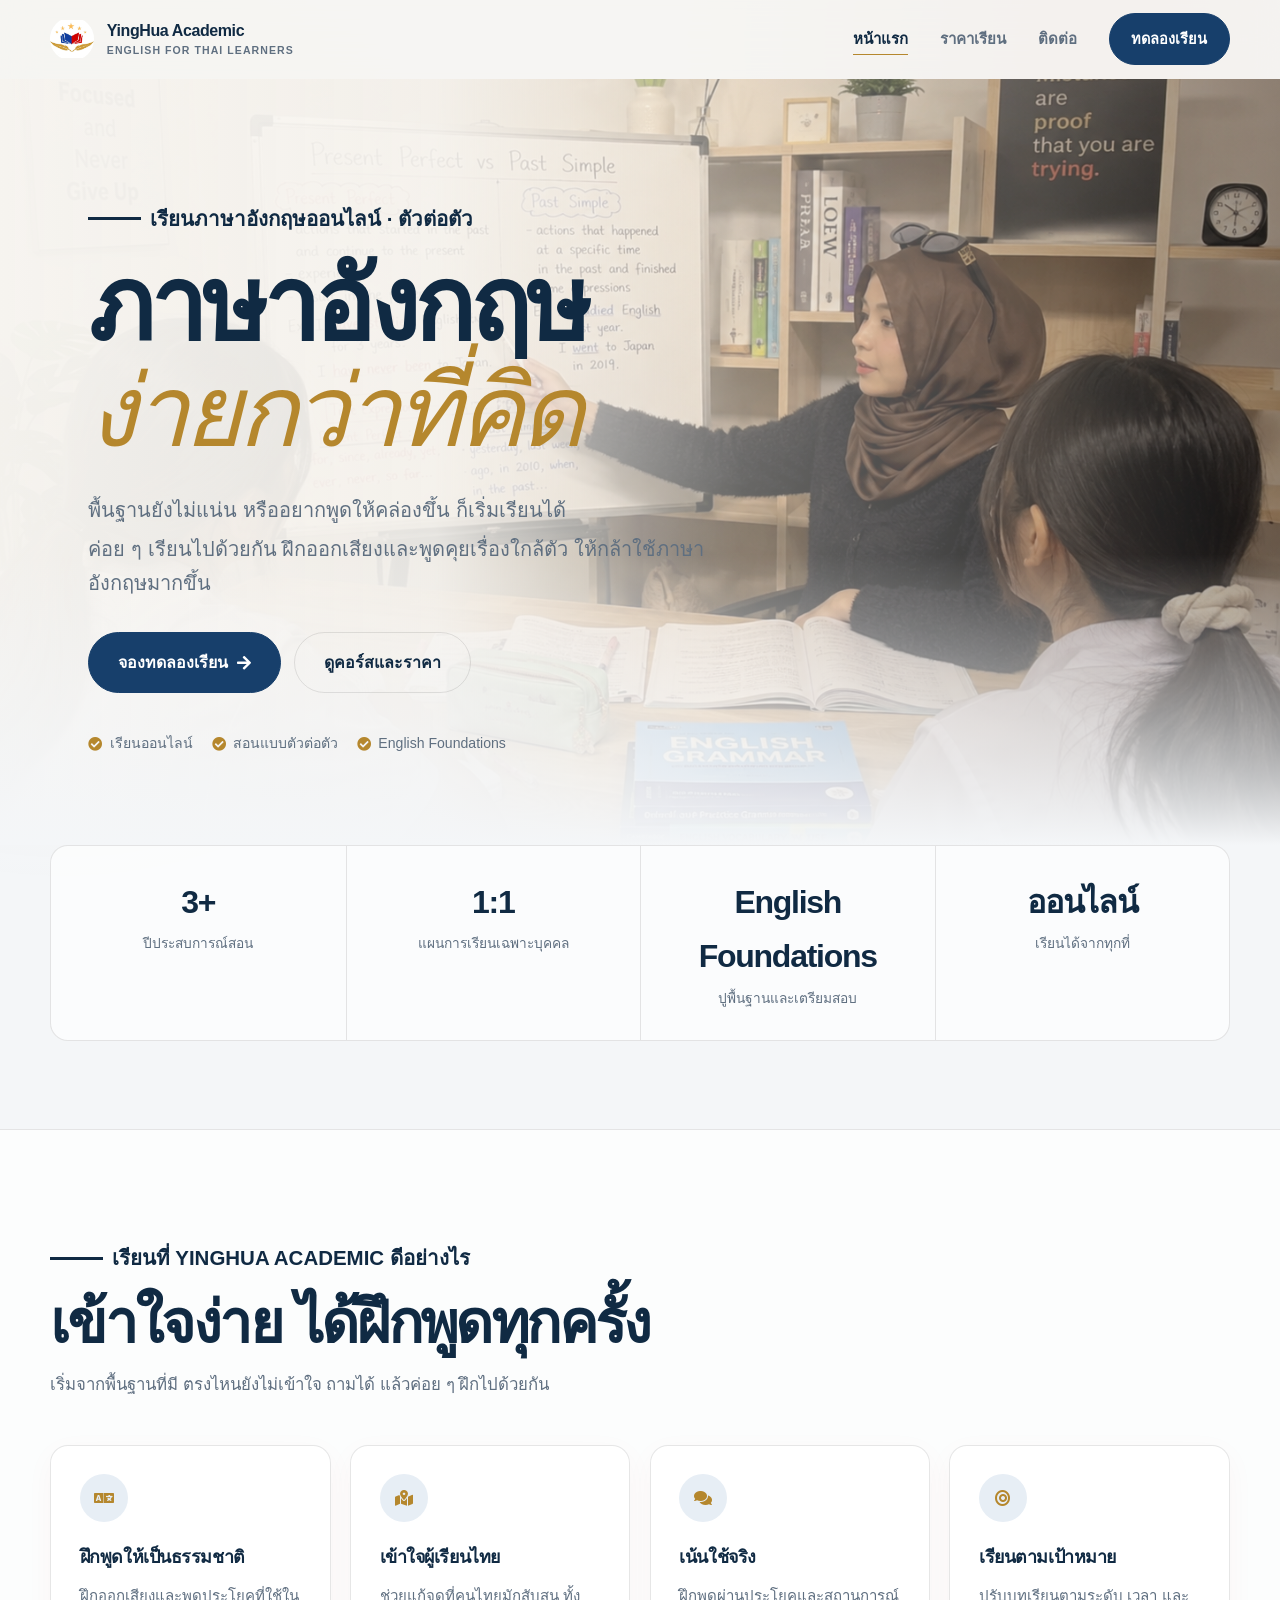
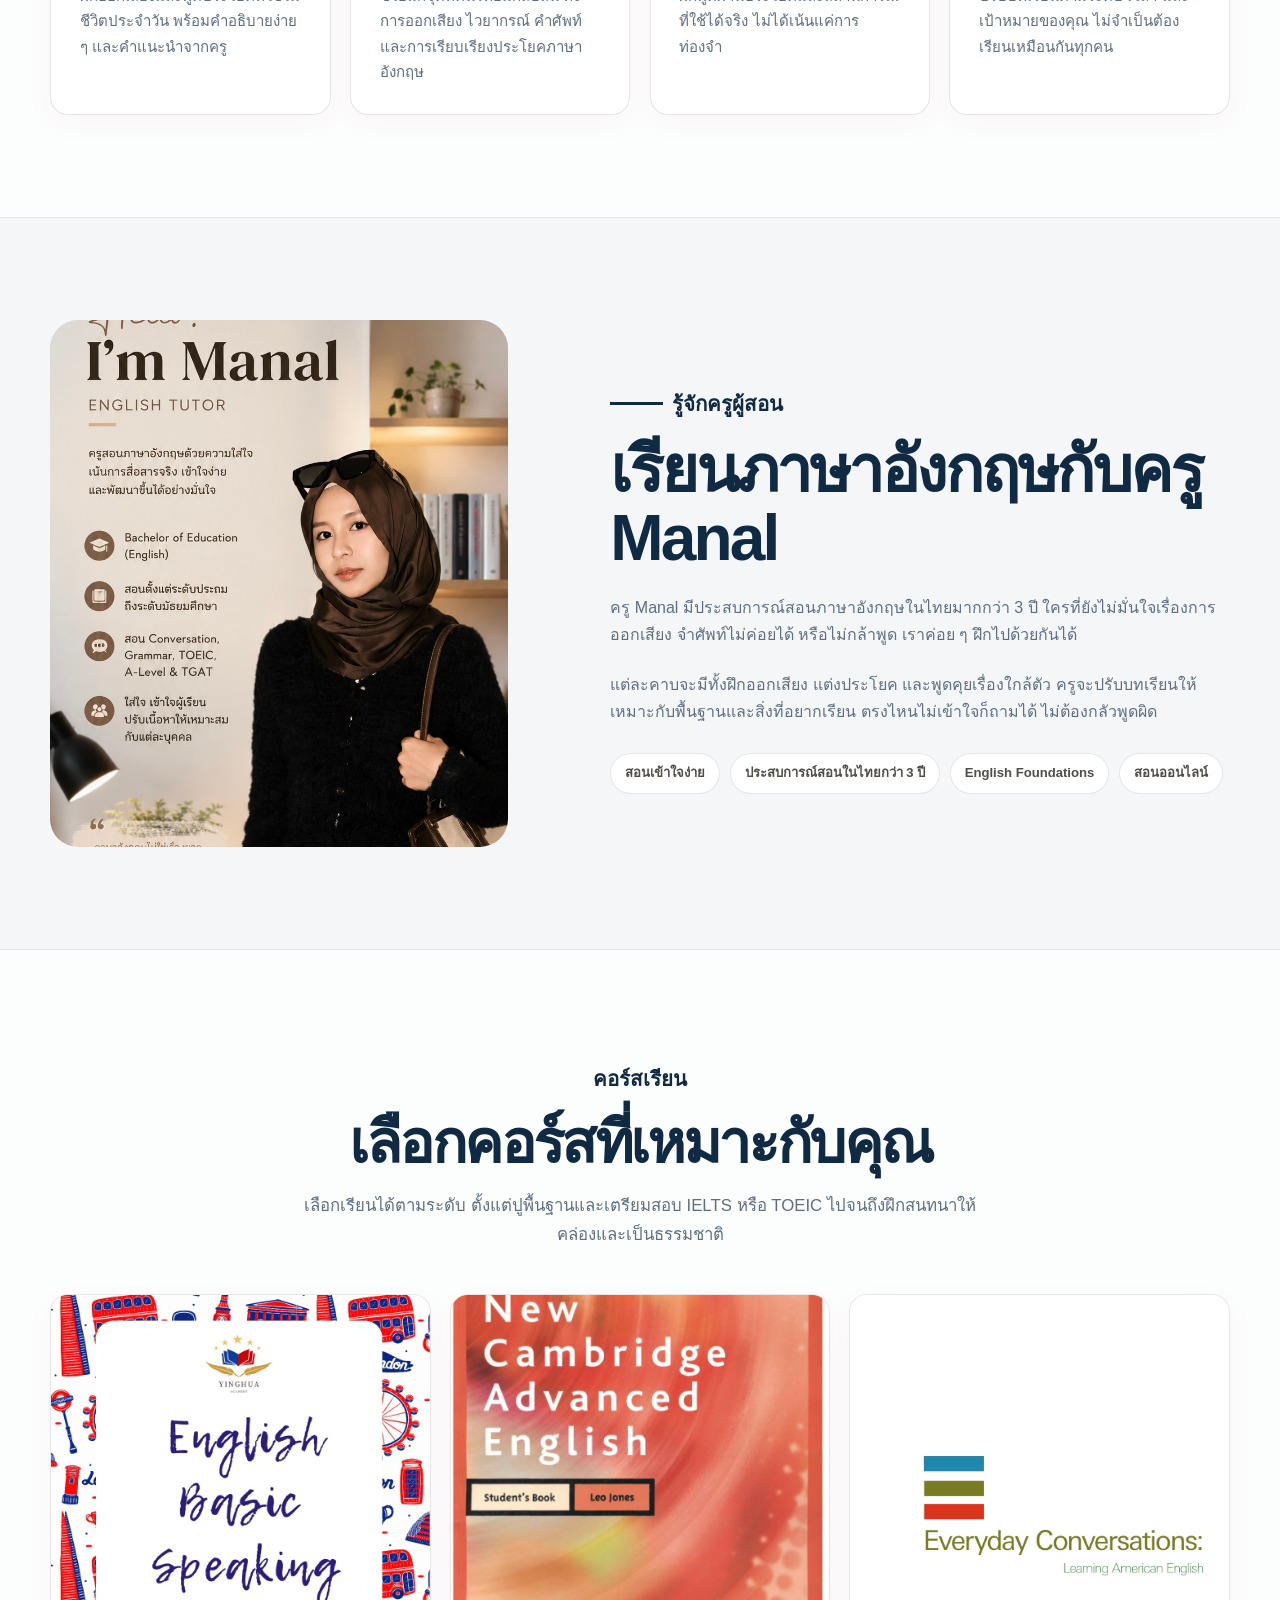
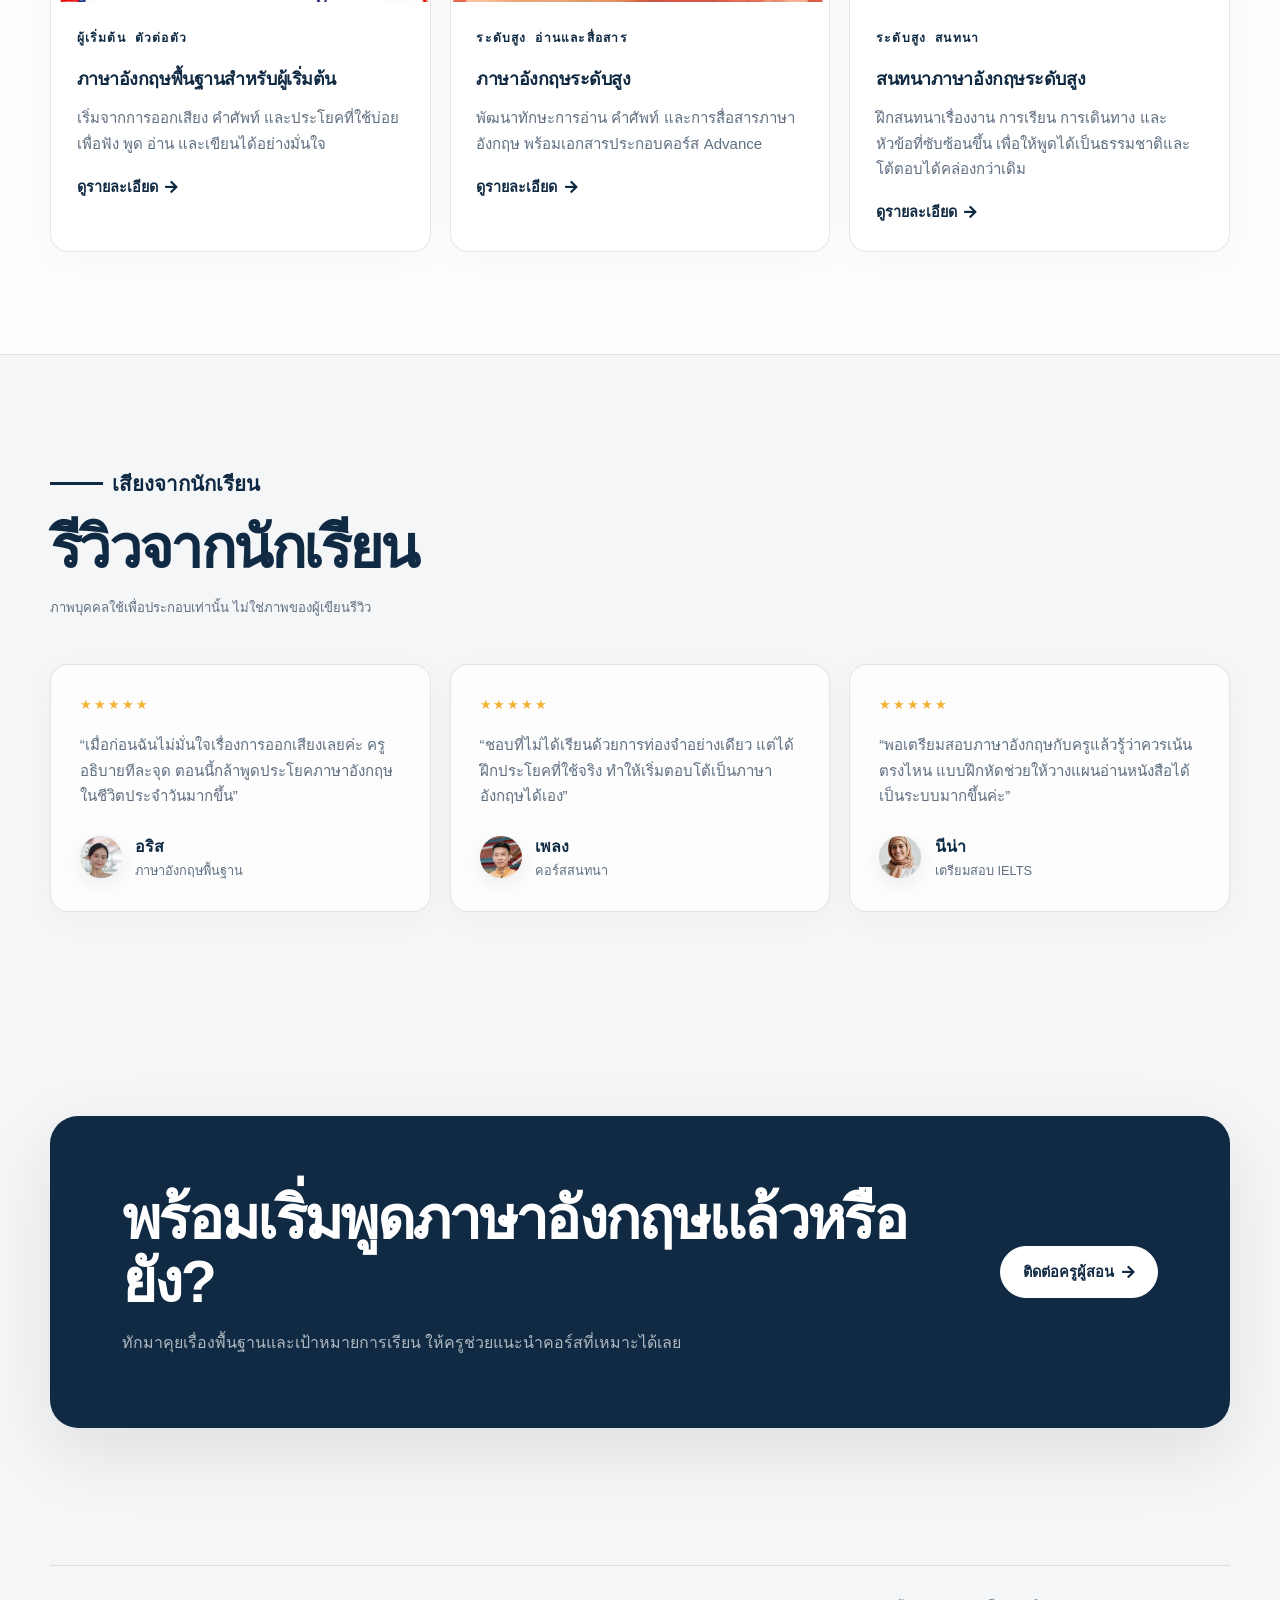
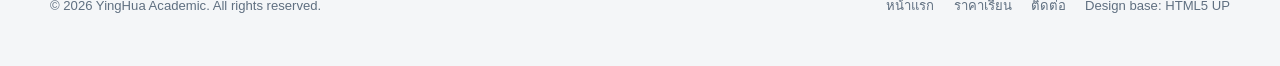
<file: index.html>
<!DOCTYPE HTML>
<!--
  Based on Editorial by HTML5 UP
  html5up.net | @ajlkn
  Free for personal and commercial use under the CCA 3.0 license (html5up.net/license)
-->
<html lang="th">
  <head>
    <title>YingHua Academic | เรียนภาษาอังกฤษออนไลน์แบบตัวต่อตัว</title>
    <meta charset="utf-8" />
    <meta name="viewport" content="width=device-width, initial-scale=1" />
    <meta name="description" content="เรียนภาษาอังกฤษออนไลน์กับครู Manal ปูพื้นฐาน ฝึกพูด และเตรียมสอบ เรียนตัวต่อตัวตามพื้นฐานของแต่ละคน" />
    <link rel="stylesheet" href="assets/css/fontawesome-all.min.css" />
    <link rel="stylesheet" href="assets/css/custom.css" />
  </head>
  <body class="site-body">
    <header class="site-header">
      <div class="container navbar">
        <a class="brand" href="index.html" aria-label="YingHua Academic homepage">
          <img class="brand-logo" src="images/yinghua-academic-logo.png" alt="YingHua Academic logo" />
          <span>YingHua Academic<small>English for Thai learners</small></span>
        </a>

        <button class="nav-toggle" type="button" aria-label="เปิดเมนู" aria-expanded="false">
          <i class="fas fa-bars" aria-hidden="true"></i>
        </button>

        <ul class="nav-links">
          <li><a class="active" href="index.html">หน้าแรก</a></li>
          <li><a href="pricing.html">ราคาเรียน</a></li>
          <li><a href="contact.html">ติดต่อ</a></li>
          <li><a class="button" href="contact.html">ทดลองเรียน</a></li>
        </ul>
      </div>
    </header>

    <main>
      <section class="hero">
        <div class="container hero-grid">
          <div class="hero-copy reveal">
            <p class="eyebrow">เรียนภาษาอังกฤษออนไลน์ · ตัวต่อตัว</p>
            <h1>ภาษาอังกฤษ<br /><em>ง่ายกว่าที่คิด</em></h1>
            <p class="lead">
              <span>พื้นฐานยังไม่แน่น หรืออยากพูดให้คล่องขึ้น ก็เริ่มเรียนได้</span>
              <span>ค่อย ๆ เรียนไปด้วยกัน ฝึกออกเสียงและพูดคุยเรื่องใกล้ตัว ให้กล้าใช้ภาษาอังกฤษมากขึ้น</span>
            </p>
            <div class="hero-actions">
              <a class="button" href="contact.html">จองทดลองเรียน <i class="fas fa-arrow-right"></i></a>
              <a class="button secondary" href="pricing.html">ดูคอร์สและราคา</a>
            </div>
            <div class="hero-note">
              <span><i class="fas fa-check-circle"></i> เรียนออนไลน์</span>
              <span><i class="fas fa-check-circle"></i> สอนแบบตัวต่อตัว</span>
              <span><i class="fas fa-check-circle"></i> English Foundations</span>
            </div>
          </div>

        </div>
      </section>

      <section class="stats">
        <div class="container stats-grid reveal">
          <div class="stat"><strong>3+</strong><span>ปีประสบการณ์สอน</span></div>
          <div class="stat"><strong>1:1</strong><span>แผนการเรียนเฉพาะบุคคล</span></div>
          <div class="stat"><strong>English Foundations</strong><span>ปูพื้นฐานและเตรียมสอบ</span></div>
          <div class="stat"><strong>ออนไลน์</strong><span>เรียนได้จากทุกที่</span></div>
        </div>
      </section>

      <section class="site-section white">
        <div class="container">
          <div class="section-heading reveal">
            <p class="eyebrow">เรียนที่ YingHua Academic ดีอย่างไร</p>
            <h2>เข้าใจง่าย ได้ฝึกพูดทุกครั้ง</h2>
            <p>เริ่มจากพื้นฐานที่มี ตรงไหนยังไม่เข้าใจ ถามได้ แล้วค่อย ๆ ฝึกไปด้วยกัน</p>
          </div>

          <div class="feature-grid">
            <article class="feature-card reveal">
              <span class="icon-badge"><i class="fas fa-language"></i></span>
              <h3>ฝึกพูดให้เป็นธรรมชาติ</h3>
              <p>ฝึกออกเสียงและพูดประโยคที่ใช้ในชีวิตประจำวัน พร้อมคำอธิบายง่าย ๆ และคำแนะนำจากครู</p>
            </article>
            <article class="feature-card reveal">
              <span class="icon-badge"><i class="fas fa-map-marked-alt"></i></span>
              <h3>เข้าใจผู้เรียนไทย</h3>
              <p>ช่วยแก้จุดที่คนไทยมักสับสน ทั้งการออกเสียง ไวยากรณ์ คำศัพท์ และการเรียบเรียงประโยคภาษาอังกฤษ</p>
            </article>
            <article class="feature-card reveal">
              <span class="icon-badge"><i class="fas fa-comments"></i></span>
              <h3>เน้นใช้จริง</h3>
              <p>ฝึกพูดผ่านประโยคและสถานการณ์ที่ใช้ได้จริง ไม่ได้เน้นแค่การท่องจำ</p>
            </article>
            <article class="feature-card reveal">
              <span class="icon-badge"><i class="fas fa-bullseye"></i></span>
              <h3>เรียนตามเป้าหมาย</h3>
              <p>ปรับบทเรียนตามระดับ เวลา และเป้าหมายของคุณ ไม่จำเป็นต้องเรียนเหมือนกันทุกคน</p>
            </article>
          </div>
        </div>
      </section>

      <section class="site-section">
        <div class="container about-grid">
          <div class="about-image reveal">
            <img src="images/manal-tutor-profile.jpg" alt="Portrait of Manal, English tutor" />
          </div>
          <div class="about-copy reveal">
            <p class="eyebrow">รู้จักครูผู้สอน</p>
            <h2>เรียนภาษาอังกฤษกับครู Manal</h2>
            <p>
              ครู Manal มีประสบการณ์สอนภาษาอังกฤษในไทยมากกว่า 3 ปี
              ใครที่ยังไม่มั่นใจเรื่องการออกเสียง จำศัพท์ไม่ค่อยได้ หรือไม่กล้าพูด เราค่อย ๆ ฝึกไปด้วยกันได้
            </p>
            <p>
              แต่ละคาบจะมีทั้งฝึกออกเสียง แต่งประโยค และพูดคุยเรื่องใกล้ตัว
              ครูจะปรับบทเรียนให้เหมาะกับพื้นฐานและสิ่งที่อยากเรียน ตรงไหนไม่เข้าใจก็ถามได้ ไม่ต้องกลัวพูดผิด
            </p>
            <ul class="credentials">
              <li>สอนเข้าใจง่าย</li>
              <li>ประสบการณ์สอนในไทยกว่า 3 ปี</li>
              <li>English Foundations</li>
              <li>สอนออนไลน์</li>
            </ul>
          </div>
        </div>
      </section>

      <section id="courses" class="site-section white">
        <div class="container">
          <div class="section-heading centered reveal">
            <p class="eyebrow">คอร์สเรียน</p>
            <h2>เลือกคอร์สที่เหมาะกับคุณ</h2>
            <p>เลือกเรียนได้ตามระดับ ตั้งแต่ปูพื้นฐานและเตรียมสอบ IELTS หรือ TOEIC ไปจนถึงฝึกสนทนาให้คล่องและเป็นธรรมชาติ</p>
          </div>

          <div class="course-grid">
            <article class="course-card reveal">
              <div class="course-image textbook-cover"><img src="images/book-basic.jpg" alt="English Basic Speaking — Basic course textbook cover" width="928" height="1200" loading="lazy" decoding="async" /></div>
              <div class="course-body">
                <div class="course-meta"><span>ผู้เริ่มต้น</span><span>ตัวต่อตัว</span></div>
                <h3>ภาษาอังกฤษพื้นฐานสำหรับผู้เริ่มต้น</h3>
                <p>เริ่มจากการออกเสียง คำศัพท์ และประโยคที่ใช้บ่อย เพื่อฟัง พูด อ่าน และเขียนได้อย่างมั่นใจ</p>
                <a class="text-link" href="resources-basic.html">ดูรายละเอียด <i class="fas fa-arrow-right"></i></a>
              </div>
            </article>

            <article class="course-card reveal">
              <div class="course-image textbook-cover"><img src="images/book-advance.jpg" alt="New Cambridge Advanced English — Advance course textbook cover" width="849" height="1200" loading="lazy" decoding="async" /></div>
              <div class="course-body">
                <div class="course-meta"><span>ระดับสูง</span><span>อ่านและสื่อสาร</span></div>
                <h3>ภาษาอังกฤษระดับสูง</h3>
                <p>พัฒนาทักษะการอ่าน คำศัพท์ และการสื่อสารภาษาอังกฤษ พร้อมเอกสารประกอบคอร์ส Advance</p>
                <a class="text-link" href="resources-advance.html">ดูรายละเอียด <i class="fas fa-arrow-right"></i></a>
              </div>
            </article>

            <article class="course-card reveal">
              <div class="course-image textbook-cover"><img src="images/book-conversation.jpg" alt="Everyday Conversations: Learning American English — Conversation course textbook cover" width="1200" height="849" loading="lazy" decoding="async" /></div>
              <div class="course-body">
                <div class="course-meta"><span>ระดับสูง</span><span>สนทนา</span></div>
                <h3>สนทนาภาษาอังกฤษระดับสูง</h3>
                <p>ฝึกสนทนาเรื่องงาน การเรียน การเดินทาง และหัวข้อที่ซับซ้อนขึ้น เพื่อให้พูดได้เป็นธรรมชาติและโต้ตอบได้คล่องกว่าเดิม</p>
                <a class="text-link" href="resources-conversation.html">ดูรายละเอียด <i class="fas fa-arrow-right"></i></a>
              </div>
            </article>
          </div>
        </div>
      </section>

      <section class="site-section">
        <div class="container">
          <div class="section-heading reveal">
            <p class="eyebrow">เสียงจากนักเรียน</p>
            <h2>รีวิวจากนักเรียน</h2>
            <p class="portrait-note">ภาพบุคคลใช้เพื่อประกอบเท่านั้น ไม่ใช่ภาพของผู้เขียนรีวิว</p>
          </div>

          <div class="testimonial-grid">
            <article class="testimonial-card reveal">
              <div class="stars">★★★★★</div>
              <p>“เมื่อก่อนฉันไม่มั่นใจเรื่องการออกเสียงเลยค่ะ ครูอธิบายทีละจุด ตอนนี้กล้าพูดประโยคภาษาอังกฤษในชีวิตประจำวันมากขึ้น”</p>
              <div class="student"><span class="student-avatar portrait-frame portrait-woman"><img src="images/review-portrait-woman.jpg" alt="ภาพบุคคลประกอบ ไม่ใช่ผู้เขียนรีวิว" width="600" height="900" loading="lazy" decoding="async" /></span><div><strong>อริส</strong><span>ภาษาอังกฤษพื้นฐาน</span></div></div>
            </article>
            <article class="testimonial-card reveal">
              <div class="stars">★★★★★</div>
              <p>“ชอบที่ไม่ได้เรียนด้วยการท่องจำอย่างเดียว แต่ได้ฝึกประโยคที่ใช้จริง ทำให้เริ่มตอบโต้เป็นภาษาอังกฤษได้เอง”</p>
              <div class="student"><span class="student-avatar portrait-frame portrait-man"><img src="images/review-portrait-man.jpg" alt="ภาพบุคคลประกอบ ไม่ใช่ผู้เขียนรีวิว" width="600" height="900" loading="lazy" decoding="async" /></span><div><strong>เพลง</strong><span>คอร์สสนทนา</span></div></div>
            </article>
            <article class="testimonial-card reveal">
              <div class="stars">★★★★★</div>
              <p>“พอเตรียมสอบภาษาอังกฤษกับครูแล้วรู้ว่าควรเน้นตรงไหน แบบฝึกหัดช่วยให้วางแผนอ่านหนังสือได้เป็นระบบมากขึ้นค่ะ”</p>
              <div class="student"><span class="student-avatar portrait-frame portrait-hijab"><img src="images/review-portrait-hijab.jpg" alt="ภาพหญิงสวมฮิญาบประกอบ ไม่ใช่ผู้เขียนรีวิว" width="600" height="900" loading="lazy" decoding="async" /></span><div><strong>นีน่า</strong><span>เตรียมสอบ IELTS</span></div></div>
            </article>
          </div>
        </div>
      </section>

      <section class="site-section">
        <div class="container cta-panel reveal">
          <div>
            <h2>พร้อมเริ่มพูดภาษาอังกฤษแล้วหรือยัง?</h2>
            <p>ทักมาคุยเรื่องพื้นฐานและเป้าหมายการเรียน ให้ครูช่วยแนะนำคอร์สที่เหมาะได้เลย</p>
          </div>
          <a class="button light" href="contact.html">ติดต่อครูผู้สอน <i class="fas fa-arrow-right"></i></a>
        </div>
      </section>
    </main>

    <footer class="site-footer">
      <div class="container footer-grid">
        <span>© 2026 YingHua Academic. All rights reserved.</span>
        <div class="footer-links">
          <a href="index.html">หน้าแรก</a>
          <a href="pricing.html">ราคาเรียน</a>
          <a href="contact.html">ติดต่อ</a>
          <a href="https://html5up.net" target="_blank" rel="noopener">Design base: HTML5 UP</a>
        </div>
      </div>
    </footer>

    <script src="assets/js/site.js"></script>
  </body>
</html>
</file>
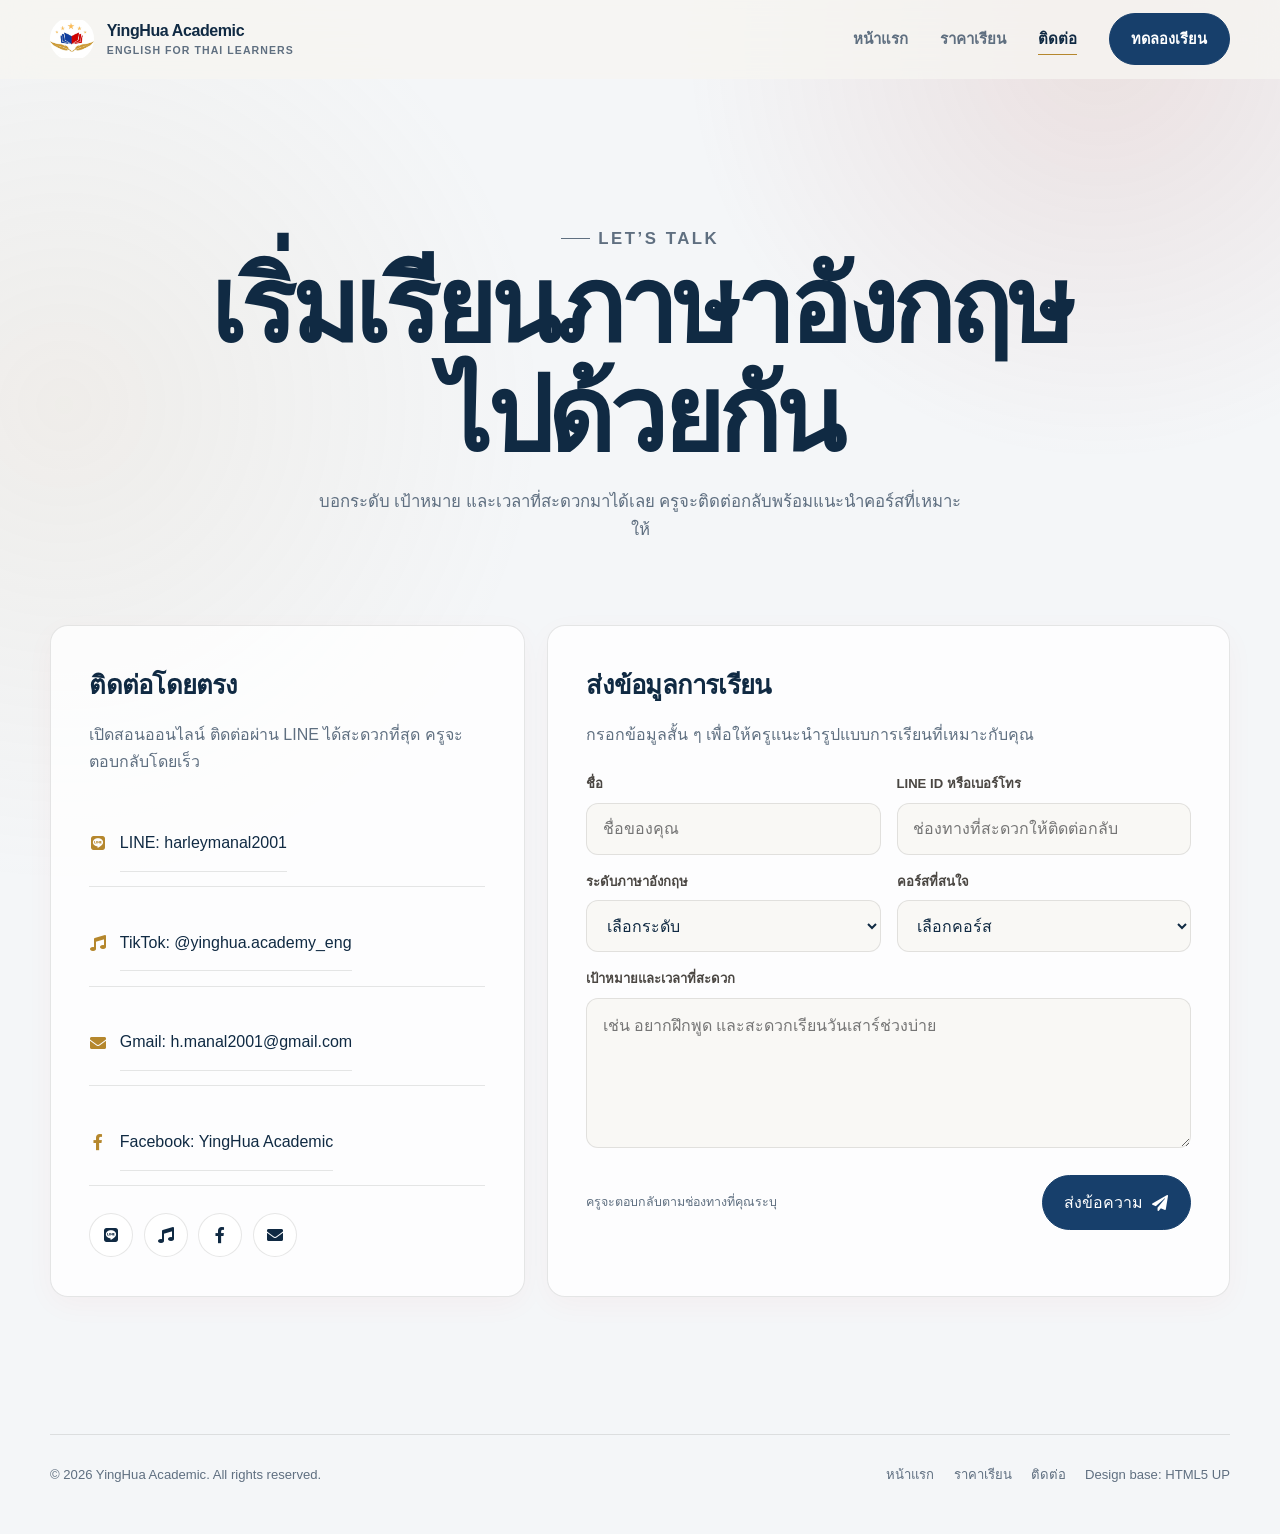
<file: contact.html>
<!DOCTYPE HTML>
<!--
  Based on Editorial by HTML5 UP
  html5up.net | @ajlkn
  Free for personal and commercial use under the CCA 3.0 license (html5up.net/license)
-->
<html lang="th">
  <head>
    <title>ติดต่อ | YingHua Academic</title>
    <meta charset="utf-8" />
    <meta name="viewport" content="width=device-width, initial-scale=1" />
    <meta name="description" content="ติดต่อครู Manal เพื่อสอบถามคอร์สหรือจองทดลองเรียนภาษาอังกฤษออนไลน์" />
    <link rel="stylesheet" href="assets/css/fontawesome-all.min.css" />
    <link rel="stylesheet" href="assets/css/custom.css" />
  </head>
  <body class="site-body">
    <header class="site-header">
      <div class="container navbar">
        <a class="brand" href="index.html">
          <img class="brand-logo" src="images/yinghua-academic-logo.png" alt="YingHua Academic logo" />
          <span>YingHua Academic<small>English for Thai learners</small></span>
        </a>
        <button class="nav-toggle" type="button" aria-label="เปิดเมนู" aria-expanded="false"><i class="fas fa-bars"></i></button>
        <ul class="nav-links">
          <li><a href="index.html">หน้าแรก</a></li>
          <li><a href="pricing.html">ราคาเรียน</a></li>
          <li><a class="active" href="contact.html">ติดต่อ</a></li>
          <li><a class="button" href="contact.html">ทดลองเรียน</a></li>
        </ul>
      </div>
    </header>

    <main>
      <section class="page-hero">
        <div class="container reveal">
          <p class="eyebrow">Let’s talk</p>
          <h1>เริ่มเรียนภาษาอังกฤษ<br />ไปด้วยกัน</h1>
          <p>บอกระดับ เป้าหมาย และเวลาที่สะดวกมาได้เลย ครูจะติดต่อกลับพร้อมแนะนำคอร์สที่เหมาะให้</p>
        </div>
      </section>

      <section class="site-section" style="padding-top: 1rem;">
        <div class="container contact-layout">
          <aside id="line-contact" class="contact-card reveal">
            <h2>ติดต่อโดยตรง</h2>
            <p>เปิดสอนออนไลน์ ติดต่อผ่าน LINE ได้สะดวกที่สุด ครูจะตอบกลับโดยเร็ว</p>
            <ul class="contact-list">
              <li><a href="https://line.me/ti/p/~harleymanal2001" target="_blank" rel="noopener"><i class="fab fa-line" aria-hidden="true"></i><span>LINE: harleymanal2001</span></a></li>
              <li><a href="https://www.tiktok.com/@yinghua.academy_eng?_r=1&amp;_t=ZS-9A1MCgk2gK5" target="_blank" rel="noopener"><i class="fas fa-music" aria-hidden="true"></i><span>TikTok: @yinghua.academy_eng</span></a></li>
              <li><a href="mailto:h.manal2001@gmail.com"><i class="fas fa-envelope" aria-hidden="true"></i><span>Gmail: h.manal2001@gmail.com</span></a></li>
              <li><a href="https://www.facebook.com/share/1BRpk1Ezuy/?mibextid=wwXIfr" target="_blank" rel="noopener"><i class="fab fa-facebook-f" aria-hidden="true"></i><span>Facebook: YingHua Academic</span></a></li>
            </ul>
            <div class="social-buttons">
              <a class="social-circle" href="https://line.me/ti/p/~harleymanal2001" target="_blank" rel="noopener" aria-label="LINE: harleymanal2001"><i class="fab fa-line" aria-hidden="true"></i></a>
              <a class="social-circle" href="https://www.tiktok.com/@yinghua.academy_eng?_r=1&amp;_t=ZS-9A1MCgk2gK5" target="_blank" rel="noopener" aria-label="TikTok"><i class="fas fa-music" aria-hidden="true"></i></a>
              <a class="social-circle" href="https://www.facebook.com/share/1BRpk1Ezuy/?mibextid=wwXIfr" target="_blank" rel="noopener" aria-label="Facebook"><i class="fab fa-facebook-f" aria-hidden="true"></i></a>
              <a class="social-circle" href="mailto:h.manal2001@gmail.com" aria-label="Gmail"><i class="fas fa-envelope" aria-hidden="true"></i></a>
            </div>
          </aside>

          <section class="form-card reveal">
            <h2>ส่งข้อมูลการเรียน</h2>
            <p>กรอกข้อมูลสั้น ๆ เพื่อให้ครูแนะนำรูปแบบการเรียนที่เหมาะกับคุณ</p>
            <form action="#" method="post">
              <div class="form-grid">
                <div class="form-field">
                  <label for="name">ชื่อ</label>
                  <input id="name" name="name" type="text" placeholder="ชื่อของคุณ" required />
                </div>
                <div class="form-field">
                  <label for="contact">LINE ID หรือเบอร์โทร</label>
                  <input id="contact" name="contact" type="text" placeholder="ช่องทางที่สะดวกให้ติดต่อกลับ" required />
                </div>
                <div class="form-field">
                  <label for="level">ระดับภาษาอังกฤษ</label>
                  <select id="level" name="level">
                    <option value="">เลือกระดับ</option>
                    <option>ยังไม่เคยเรียน</option>
                    <option>ระดับเริ่มต้น</option>
                    <option>Beginner English</option>
                    <option>Intermediate English or above</option>
                  </select>
                </div>
                <div class="form-field">
                  <label for="course">คอร์สที่สนใจ</label>
                  <select id="course" name="course">
                    <option value="">เลือกคอร์ส</option>
                    <option>ทดลองเรียน</option>
                    <option>ภาษาอังกฤษพื้นฐาน</option>
                    <option>ภาษาอังกฤษเพื่อการสนทนา</option>
                    <option>เตรียมสอบ IELTS / TOEIC</option>
                    <option>A-Level 1 &amp; TGAT ภาษาอังกฤษ</option>
                    <option>คอร์สกลุ่มเล็ก</option>
                  </select>
                </div>
                <div class="form-field full">
                  <label for="message">เป้าหมายและเวลาที่สะดวก</label>
                  <textarea id="message" name="message" placeholder="เช่น อยากฝึกพูด และสะดวกเรียนวันเสาร์ช่วงบ่าย"></textarea>
                </div>
              </div>
              <div class="form-actions">
                <span class="form-hint">ครูจะตอบกลับตามช่องทางที่คุณระบุ</span>
                <button class="button" type="submit">ส่งข้อความ <i class="fas fa-paper-plane"></i></button>
              </div>
            </form>
          </section>
        </div>
      </section>
    </main>

    <footer class="site-footer">
      <div class="container footer-grid">
        <span>© 2026 YingHua Academic. All rights reserved.</span>
        <div class="footer-links">
          <a href="index.html">หน้าแรก</a>
          <a href="pricing.html">ราคาเรียน</a>
          <a href="contact.html">ติดต่อ</a>
          <a href="https://html5up.net" target="_blank" rel="noopener">Design base: HTML5 UP</a>
        </div>
      </div>
    </footer>
    <script src="assets/js/site.js"></script>
  </body>
</html>
</file>
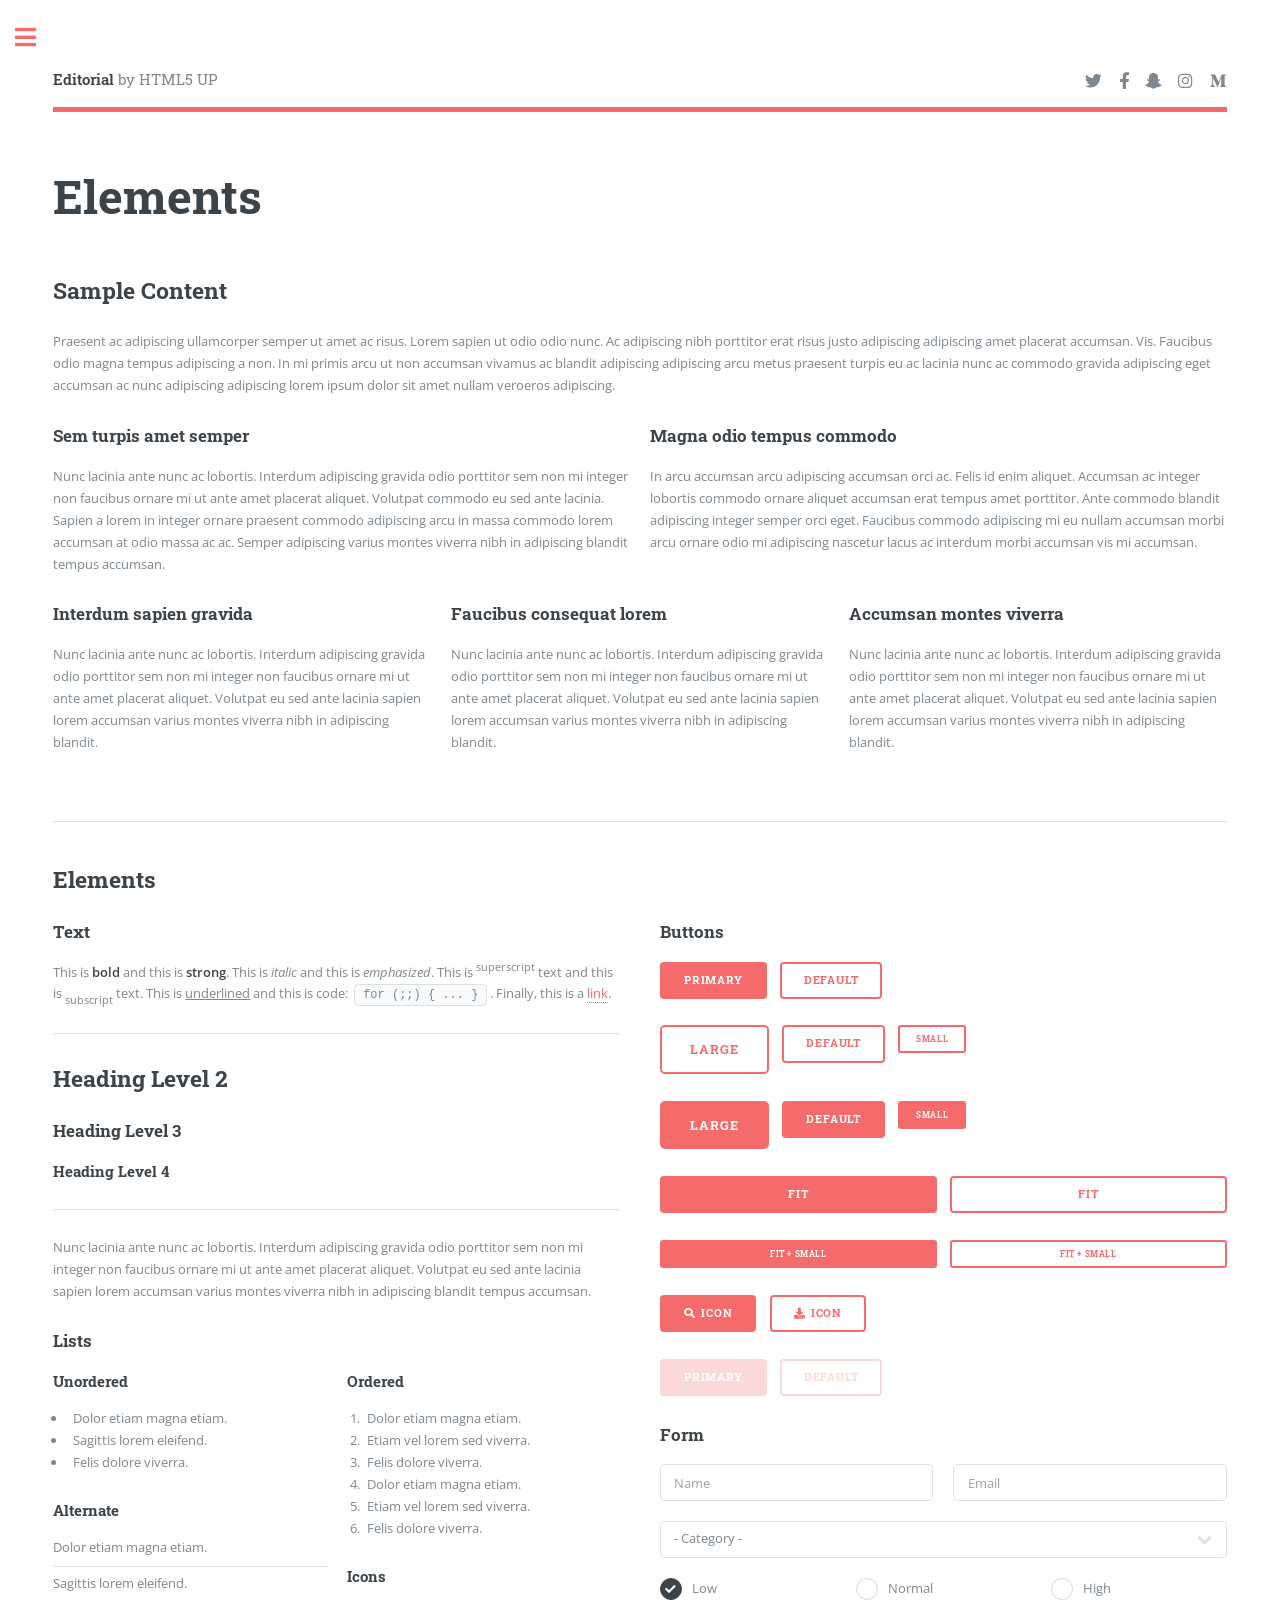
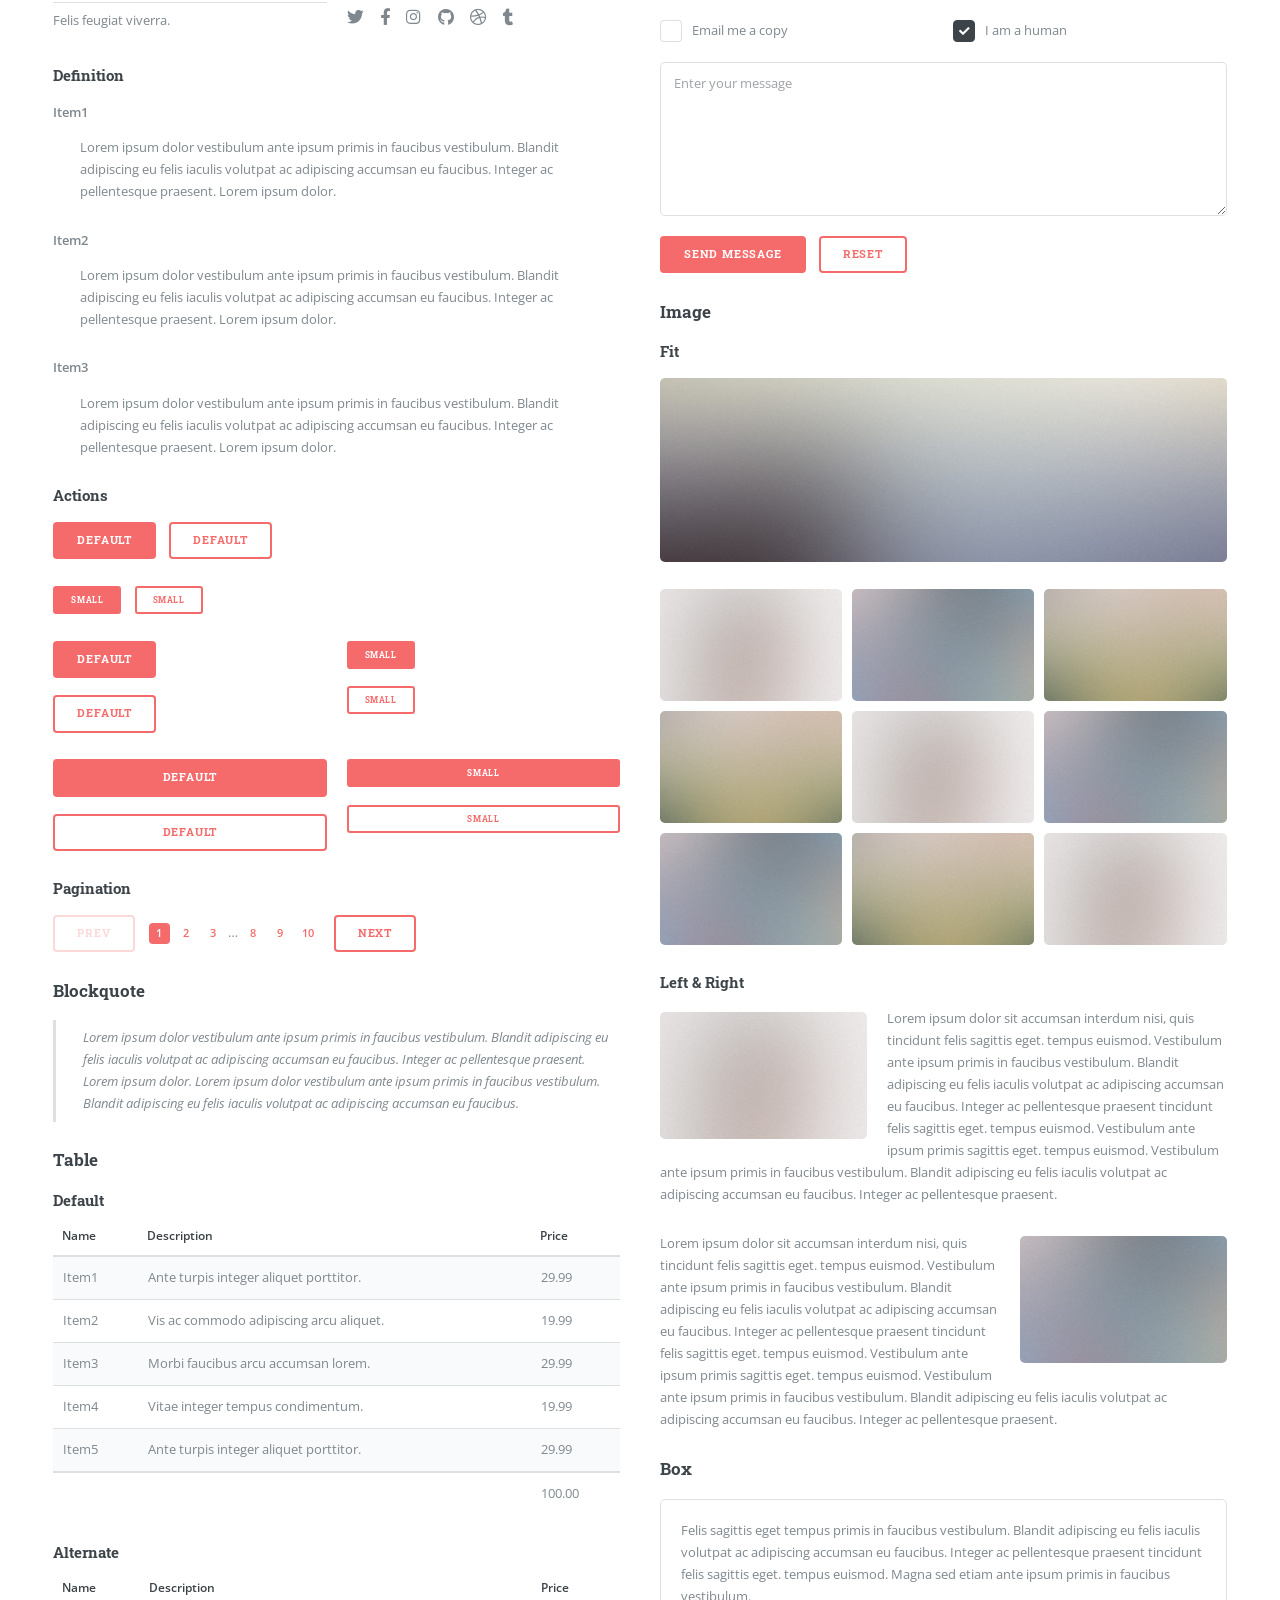
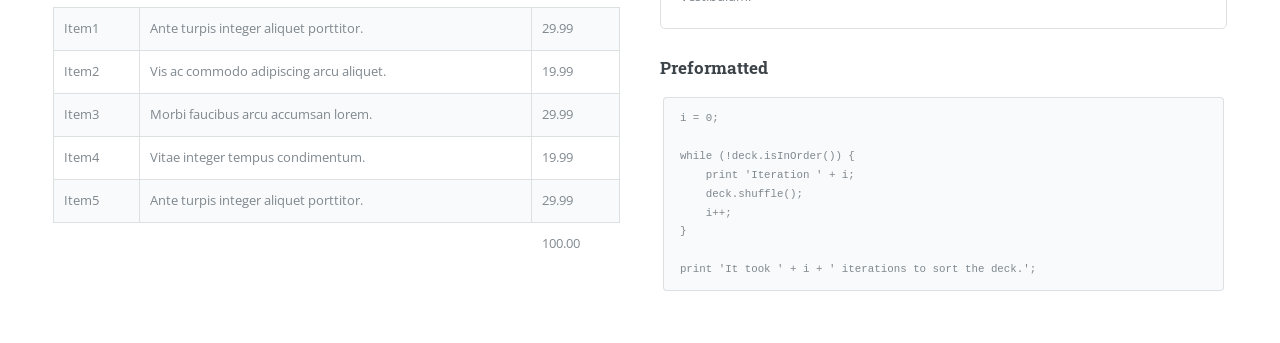
<file: elements.html>
<!DOCTYPE HTML>
<!--
	Editorial by HTML5 UP
	html5up.net | @ajlkn
	Free for personal and commercial use under the CCA 3.0 license (html5up.net/license)
-->
<html>
	<head>
		<title>Elements - Editorial by HTML5 UP</title>
		<meta charset="utf-8" />
		<meta name="viewport" content="width=device-width, initial-scale=1, user-scalable=no" />
		<link rel="stylesheet" href="assets/css/main.css" />
	</head>
	<body class="is-preload">

		<!-- Wrapper -->
			<div id="wrapper">

				<!-- Main -->
					<div id="main">
						<div class="inner">

							<!-- Header -->
								<header id="header">
									<a href="index.html" class="logo"><strong>Editorial</strong> by HTML5 UP</a>
									<ul class="icons">
										<li><a href="#" class="icon brands fa-twitter"><span class="label">Twitter</span></a></li>
										<li><a href="#" class="icon brands fa-facebook-f"><span class="label">Facebook</span></a></li>
										<li><a href="#" class="icon brands fa-snapchat-ghost"><span class="label">Snapchat</span></a></li>
										<li><a href="#" class="icon brands fa-instagram"><span class="label">Instagram</span></a></li>
										<li><a href="#" class="icon brands fa-medium-m"><span class="label">Medium</span></a></li>
									</ul>
								</header>

							<!-- Content -->
								<section>
									<header class="main">
										<h1>Elements</h1>
									</header>

									<!-- Content -->
										<h2 id="content">Sample Content</h2>
										<p>Praesent ac adipiscing ullamcorper semper ut amet ac risus. Lorem sapien ut odio odio nunc. Ac adipiscing nibh porttitor erat risus justo adipiscing adipiscing amet placerat accumsan. Vis. Faucibus odio magna tempus adipiscing a non. In mi primis arcu ut non accumsan vivamus ac blandit adipiscing adipiscing arcu metus praesent turpis eu ac lacinia nunc ac commodo gravida adipiscing eget accumsan ac nunc adipiscing adipiscing lorem ipsum dolor sit amet nullam veroeros adipiscing.</p>
										<div class="row">
											<div class="col-6 col-12-small">
												<h3>Sem turpis amet semper</h3>
												<p>Nunc lacinia ante nunc ac lobortis. Interdum adipiscing gravida odio porttitor sem non mi integer non faucibus ornare mi ut ante amet placerat aliquet. Volutpat commodo eu sed ante lacinia. Sapien a lorem in integer ornare praesent commodo adipiscing arcu in massa commodo lorem accumsan at odio massa ac ac. Semper adipiscing varius montes viverra nibh in adipiscing blandit tempus accumsan.</p>
											</div>
											<div class="col-6 col-12-small">
												<h3>Magna odio tempus commodo</h3>
												<p>In arcu accumsan arcu adipiscing accumsan orci ac. Felis id enim aliquet. Accumsan ac integer lobortis commodo ornare aliquet accumsan erat tempus amet porttitor. Ante commodo blandit adipiscing integer semper orci eget. Faucibus commodo adipiscing mi eu nullam accumsan morbi arcu ornare odio mi adipiscing nascetur lacus ac interdum morbi accumsan vis mi accumsan.</p>
											</div>
											<!-- Break -->
											<div class="col-4 col-12-medium">
												<h3>Interdum sapien gravida</h3>
												<p>Nunc lacinia ante nunc ac lobortis. Interdum adipiscing gravida odio porttitor sem non mi integer non faucibus ornare mi ut ante amet placerat aliquet. Volutpat eu sed ante lacinia sapien lorem accumsan varius montes viverra nibh in adipiscing blandit.</p>
											</div>
											<div class="col-4 col-12-medium">
												<h3>Faucibus consequat lorem</h3>
												<p>Nunc lacinia ante nunc ac lobortis. Interdum adipiscing gravida odio porttitor sem non mi integer non faucibus ornare mi ut ante amet placerat aliquet. Volutpat eu sed ante lacinia sapien lorem accumsan varius montes viverra nibh in adipiscing blandit.</p>
											</div>
											<div class="col-4 col-12-medium">
												<h3>Accumsan montes viverra</h3>
												<p>Nunc lacinia ante nunc ac lobortis. Interdum adipiscing gravida odio porttitor sem non mi integer non faucibus ornare mi ut ante amet placerat aliquet. Volutpat eu sed ante lacinia sapien lorem accumsan varius montes viverra nibh in adipiscing blandit.</p>
											</div>
										</div>

									<hr class="major" />

									<!-- Elements -->
										<h2 id="elements">Elements</h2>
										<div class="row gtr-200">
											<div class="col-6 col-12-medium">

												<!-- Text stuff -->
													<h3>Text</h3>
													<p>This is <b>bold</b> and this is <strong>strong</strong>. This is <i>italic</i> and this is <em>emphasized</em>.
													This is <sup>superscript</sup> text and this is <sub>subscript</sub> text.
													This is <u>underlined</u> and this is code: <code>for (;;) { ... }</code>.
													Finally, this is a <a href="#">link</a>.</p>
													<hr />
													<h2>Heading Level 2</h2>
													<h3>Heading Level 3</h3>
													<h4>Heading Level 4</h4>
													<hr />
													<p>Nunc lacinia ante nunc ac lobortis. Interdum adipiscing gravida odio porttitor sem non mi integer non faucibus ornare mi ut ante amet placerat aliquet. Volutpat eu sed ante lacinia sapien lorem accumsan varius montes viverra nibh in adipiscing blandit tempus accumsan.</p>

												<!-- Lists -->
													<h3>Lists</h3>
													<div class="row">
														<div class="col-6 col-12-small">

															<h4>Unordered</h4>
															<ul>
																<li>Dolor etiam magna etiam.</li>
																<li>Sagittis lorem eleifend.</li>
																<li>Felis dolore viverra.</li>
															</ul>

															<h4>Alternate</h4>
															<ul class="alt">
																<li>Dolor etiam magna etiam.</li>
																<li>Sagittis lorem eleifend.</li>
																<li>Felis feugiat viverra.</li>
															</ul>

														</div>
														<div class="col-6 col-12-small">

															<h4>Ordered</h4>
															<ol>
																<li>Dolor etiam magna etiam.</li>
																<li>Etiam vel lorem sed viverra.</li>
																<li>Felis dolore viverra.</li>
																<li>Dolor etiam magna etiam.</li>
																<li>Etiam vel lorem sed viverra.</li>
																<li>Felis dolore viverra.</li>
															</ol>

															<h4>Icons</h4>
															<ul class="icons">
																<li><a href="#" class="icon brands fa-twitter"><span class="label">Twitter</span></a></li>
																<li><a href="#" class="icon brands fa-facebook-f"><span class="label">Facebook</span></a></li>
																<li><a href="#" class="icon brands fa-instagram"><span class="label">Instagram</span></a></li>
																<li><a href="#" class="icon brands fa-github"><span class="label">Github</span></a></li>
																<li><a href="#" class="icon brands fa-dribbble"><span class="label">Dribbble</span></a></li>
																<li><a href="#" class="icon brands fa-tumblr"><span class="label">Tumblr</span></a></li>
															</ul>

														</div>
													</div>
													<h4>Definition</h4>
													<dl>
														<dt>Item1</dt>
														<dd>
															<p>Lorem ipsum dolor vestibulum ante ipsum primis in faucibus vestibulum. Blandit adipiscing eu felis iaculis volutpat ac adipiscing accumsan eu faucibus. Integer ac pellentesque praesent. Lorem ipsum dolor.</p>
														</dd>
														<dt>Item2</dt>
														<dd>
															<p>Lorem ipsum dolor vestibulum ante ipsum primis in faucibus vestibulum. Blandit adipiscing eu felis iaculis volutpat ac adipiscing accumsan eu faucibus. Integer ac pellentesque praesent. Lorem ipsum dolor.</p>
														</dd>
														<dt>Item3</dt>
														<dd>
															<p>Lorem ipsum dolor vestibulum ante ipsum primis in faucibus vestibulum. Blandit adipiscing eu felis iaculis volutpat ac adipiscing accumsan eu faucibus. Integer ac pellentesque praesent. Lorem ipsum dolor.</p>
														</dd>
													</dl>

													<h4>Actions</h4>
													<ul class="actions">
														<li><a href="#" class="button primary">Default</a></li>
														<li><a href="#" class="button">Default</a></li>
													</ul>
													<ul class="actions small">
														<li><a href="#" class="button primary small">Small</a></li>
														<li><a href="#" class="button small">Small</a></li>
													</ul>
													<div class="row">
														<div class="col-6 col-12-small">
															<ul class="actions stacked">
																<li><a href="#" class="button primary">Default</a></li>
																<li><a href="#" class="button">Default</a></li>
															</ul>
														</div>
														<div class="col-6 col-12-small">
															<ul class="actions stacked">
																<li><a href="#" class="button primary small">Small</a></li>
																<li><a href="#" class="button small">Small</a></li>
															</ul>
														</div>
														<div class="col-6 col-12-small">
															<ul class="actions stacked">
																<li><a href="#" class="button primary fit">Default</a></li>
																<li><a href="#" class="button fit">Default</a></li>
															</ul>
														</div>
														<div class="col-6 col-12-small">
															<ul class="actions stacked">
																<li><a href="#" class="button primary small fit">Small</a></li>
																<li><a href="#" class="button small fit">Small</a></li>
															</ul>
														</div>
													</div>

													<h4>Pagination</h4>
													<ul class="pagination">
														<li><span class="button disabled">Prev</span></li>
														<li><a href="#" class="page active">1</a></li>
														<li><a href="#" class="page">2</a></li>
														<li><a href="#" class="page">3</a></li>
														<li><span>&hellip;</span></li>
														<li><a href="#" class="page">8</a></li>
														<li><a href="#" class="page">9</a></li>
														<li><a href="#" class="page">10</a></li>
														<li><a href="#" class="button">Next</a></li>
													</ul>

												<!-- Blockquote -->
													<h3>Blockquote</h3>
													<blockquote>Lorem ipsum dolor vestibulum ante ipsum primis in faucibus vestibulum. Blandit adipiscing eu felis iaculis volutpat ac adipiscing accumsan eu faucibus. Integer ac pellentesque praesent. Lorem ipsum dolor. Lorem ipsum dolor vestibulum ante ipsum primis in faucibus vestibulum. Blandit adipiscing eu felis iaculis volutpat ac adipiscing accumsan eu faucibus.</blockquote>

												<!-- Table -->
													<h3>Table</h3>

													<h4>Default</h4>
													<div class="table-wrapper">
														<table>
															<thead>
																<tr>
																	<th>Name</th>
																	<th>Description</th>
																	<th>Price</th>
																</tr>
															</thead>
															<tbody>
																<tr>
																	<td>Item1</td>
																	<td>Ante turpis integer aliquet porttitor.</td>
																	<td>29.99</td>
																</tr>
																<tr>
																	<td>Item2</td>
																	<td>Vis ac commodo adipiscing arcu aliquet.</td>
																	<td>19.99</td>
																</tr>
																<tr>
																	<td>Item3</td>
																	<td> Morbi faucibus arcu accumsan lorem.</td>
																	<td>29.99</td>
																</tr>
																<tr>
																	<td>Item4</td>
																	<td>Vitae integer tempus condimentum.</td>
																	<td>19.99</td>
																</tr>
																<tr>
																	<td>Item5</td>
																	<td>Ante turpis integer aliquet porttitor.</td>
																	<td>29.99</td>
																</tr>
															</tbody>
															<tfoot>
																<tr>
																	<td colspan="2"></td>
																	<td>100.00</td>
																</tr>
															</tfoot>
														</table>
													</div>

													<h4>Alternate</h4>
													<div class="table-wrapper">
														<table class="alt">
															<thead>
																<tr>
																	<th>Name</th>
																	<th>Description</th>
																	<th>Price</th>
																</tr>
															</thead>
															<tbody>
																<tr>
																	<td>Item1</td>
																	<td>Ante turpis integer aliquet porttitor.</td>
																	<td>29.99</td>
																</tr>
																<tr>
																	<td>Item2</td>
																	<td>Vis ac commodo adipiscing arcu aliquet.</td>
																	<td>19.99</td>
																</tr>
																<tr>
																	<td>Item3</td>
																	<td> Morbi faucibus arcu accumsan lorem.</td>
																	<td>29.99</td>
																</tr>
																<tr>
																	<td>Item4</td>
																	<td>Vitae integer tempus condimentum.</td>
																	<td>19.99</td>
																</tr>
																<tr>
																	<td>Item5</td>
																	<td>Ante turpis integer aliquet porttitor.</td>
																	<td>29.99</td>
																</tr>
															</tbody>
															<tfoot>
																<tr>
																	<td colspan="2"></td>
																	<td>100.00</td>
																</tr>
															</tfoot>
														</table>
													</div>

											</div>
											<div class="col-6 col-12-medium">

												<!-- Buttons -->
													<h3>Buttons</h3>
													<ul class="actions">
														<li><a href="#" class="button primary">Primary</a></li>
														<li><a href="#" class="button">Default</a></li>
													</ul>
													<ul class="actions">
														<li><a href="#" class="button large">Large</a></li>
														<li><a href="#" class="button">Default</a></li>
														<li><a href="#" class="button small">Small</a></li>
													</ul>
													<ul class="actions">
														<li><a href="#" class="button primary large">Large</a></li>
														<li><a href="#" class="button primary">Default</a></li>
														<li><a href="#" class="button primary small">Small</a></li>
													</ul>
													<ul class="actions fit">
														<li><a href="#" class="button primary fit">Fit</a></li>
														<li><a href="#" class="button fit">Fit</a></li>
													</ul>
													<ul class="actions fit small">
														<li><a href="#" class="button primary fit small">Fit + Small</a></li>
														<li><a href="#" class="button fit small">Fit + Small</a></li>
													</ul>
													<ul class="actions">
														<li><a href="#" class="button primary icon solid fa-search">Icon</a></li>
														<li><a href="#" class="button icon solid fa-download">Icon</a></li>
													</ul>
													<ul class="actions">
														<li><span class="button primary disabled">Primary</span></li>
														<li><span class="button disabled">Default</span></li>
													</ul>

												<!-- Form -->
													<h3>Form</h3>

													<form method="post" action="#">
														<div class="row gtr-uniform">
															<div class="col-6 col-12-xsmall">
																<input type="text" name="demo-name" id="demo-name" value="" placeholder="Name" />
															</div>
															<div class="col-6 col-12-xsmall">
																<input type="email" name="demo-email" id="demo-email" value="" placeholder="Email" />
															</div>
															<!-- Break -->
															<div class="col-12">
																<select name="demo-category" id="demo-category">
																	<option value="">- Category -</option>
																	<option value="1">Manufacturing</option>
																	<option value="1">Shipping</option>
																	<option value="1">Administration</option>
																	<option value="1">Human Resources</option>
																</select>
															</div>
															<!-- Break -->
															<div class="col-4 col-12-small">
																<input type="radio" id="demo-priority-low" name="demo-priority" checked>
																<label for="demo-priority-low">Low</label>
															</div>
															<div class="col-4 col-12-small">
																<input type="radio" id="demo-priority-normal" name="demo-priority">
																<label for="demo-priority-normal">Normal</label>
															</div>
															<div class="col-4 col-12-small">
																<input type="radio" id="demo-priority-high" name="demo-priority">
																<label for="demo-priority-high">High</label>
															</div>
															<!-- Break -->
															<div class="col-6 col-12-small">
																<input type="checkbox" id="demo-copy" name="demo-copy">
																<label for="demo-copy">Email me a copy</label>
															</div>
															<div class="col-6 col-12-small">
																<input type="checkbox" id="demo-human" name="demo-human" checked>
																<label for="demo-human">I am a human</label>
															</div>
															<!-- Break -->
															<div class="col-12">
																<textarea name="demo-message" id="demo-message" placeholder="Enter your message" rows="6"></textarea>
															</div>
															<!-- Break -->
															<div class="col-12">
																<ul class="actions">
																	<li><input type="submit" value="Send Message" class="primary" /></li>
																	<li><input type="reset" value="Reset" /></li>
																</ul>
															</div>
														</div>
													</form>

												<!-- Image -->
													<h3>Image</h3>

													<h4>Fit</h4>
													<span class="image fit"><img src="images/pic11.jpg" alt="" /></span>
													<div class="box alt">
														<div class="row gtr-50 gtr-uniform">
															<div class="col-4"><span class="image fit"><img src="images/pic01.jpg" alt="" /></span></div>
															<div class="col-4"><span class="image fit"><img src="images/pic02.jpg" alt="" /></span></div>
															<div class="col-4"><span class="image fit"><img src="images/pic03.jpg" alt="" /></span></div>
															<!-- Break -->
															<div class="col-4"><span class="image fit"><img src="images/pic03.jpg" alt="" /></span></div>
															<div class="col-4"><span class="image fit"><img src="images/pic01.jpg" alt="" /></span></div>
															<div class="col-4"><span class="image fit"><img src="images/pic02.jpg" alt="" /></span></div>
															<!-- Break -->
															<div class="col-4"><span class="image fit"><img src="images/pic02.jpg" alt="" /></span></div>
															<div class="col-4"><span class="image fit"><img src="images/pic03.jpg" alt="" /></span></div>
															<div class="col-4"><span class="image fit"><img src="images/pic01.jpg" alt="" /></span></div>
														</div>
													</div>

													<h4>Left &amp; Right</h4>
													<p><span class="image left"><img src="images/pic01.jpg" alt="" /></span>Lorem ipsum dolor sit accumsan interdum nisi, quis tincidunt felis sagittis eget. tempus euismod. Vestibulum ante ipsum primis in faucibus vestibulum. Blandit adipiscing eu felis iaculis volutpat ac adipiscing accumsan eu faucibus. Integer ac pellentesque praesent tincidunt felis sagittis eget. tempus euismod. Vestibulum ante ipsum primis sagittis eget. tempus euismod. Vestibulum ante ipsum primis in faucibus vestibulum. Blandit adipiscing eu felis iaculis volutpat ac adipiscing accumsan eu faucibus. Integer ac pellentesque praesent.</p>
													<p><span class="image right"><img src="images/pic02.jpg" alt="" /></span>Lorem ipsum dolor sit accumsan interdum nisi, quis tincidunt felis sagittis eget. tempus euismod. Vestibulum ante ipsum primis in faucibus vestibulum. Blandit adipiscing eu felis iaculis volutpat ac adipiscing accumsan eu faucibus. Integer ac pellentesque praesent tincidunt felis sagittis eget. tempus euismod. Vestibulum ante ipsum primis sagittis eget. tempus euismod. Vestibulum ante ipsum primis in faucibus vestibulum. Blandit adipiscing eu felis iaculis volutpat ac adipiscing accumsan eu faucibus. Integer ac pellentesque praesent.</p>

												<!-- Box -->
													<h3>Box</h3>
													<div class="box">
														<p>Felis sagittis eget tempus primis in faucibus vestibulum. Blandit adipiscing eu felis iaculis volutpat ac adipiscing accumsan eu faucibus. Integer ac pellentesque praesent tincidunt felis sagittis eget. tempus euismod. Magna sed etiam ante ipsum primis in faucibus vestibulum.</p>
													</div>

												<!-- Preformatted Code -->
													<h3>Preformatted</h3>
													<pre><code>i = 0;

while (!deck.isInOrder()) {
    print 'Iteration ' + i;
    deck.shuffle();
    i++;
}

print 'It took ' + i + ' iterations to sort the deck.';
</code></pre>

											</div>
										</div>

								</section>

						</div>
					</div>

				<!-- Sidebar -->
					<div id="sidebar">
						<div class="inner">

							<!-- Search -->
								<section id="search" class="alt">
									<form method="post" action="#">
										<input type="text" name="query" id="query" placeholder="Search" />
									</form>
								</section>

							<!-- Menu -->
								<nav id="menu">
									<header class="major">
										<h2>Menu</h2>
									</header>
									<ul>
										<li><a href="index.html">Homepage</a></li>
										<li><a href="generic.html">Generic</a></li>
										<li><a href="elements.html">Elements</a></li>
										<li>
											<span class="opener">Submenu</span>
											<ul>
												<li><a href="#">Lorem Dolor</a></li>
												<li><a href="#">Ipsum Adipiscing</a></li>
												<li><a href="#">Tempus Magna</a></li>
												<li><a href="#">Feugiat Veroeros</a></li>
											</ul>
										</li>
										<li><a href="#">Etiam Dolore</a></li>
										<li><a href="#">Adipiscing</a></li>
										<li>
											<span class="opener">Another Submenu</span>
											<ul>
												<li><a href="#">Lorem Dolor</a></li>
												<li><a href="#">Ipsum Adipiscing</a></li>
												<li><a href="#">Tempus Magna</a></li>
												<li><a href="#">Feugiat Veroeros</a></li>
											</ul>
										</li>
										<li><a href="#">Maximus Erat</a></li>
										<li><a href="#">Sapien Mauris</a></li>
										<li><a href="#">Amet Lacinia</a></li>
									</ul>
								</nav>

							<!-- Section -->
								<section>
									<header class="major">
										<h2>Ante interdum</h2>
									</header>
									<div class="mini-posts">
										<article>
											<a href="#" class="image"><img src="images/pic07.jpg" alt="" /></a>
											<p>Aenean ornare velit lacus, ac varius enim lorem ullamcorper dolore aliquam.</p>
										</article>
										<article>
											<a href="#" class="image"><img src="images/pic08.jpg" alt="" /></a>
											<p>Aenean ornare velit lacus, ac varius enim lorem ullamcorper dolore aliquam.</p>
										</article>
										<article>
											<a href="#" class="image"><img src="images/pic09.jpg" alt="" /></a>
											<p>Aenean ornare velit lacus, ac varius enim lorem ullamcorper dolore aliquam.</p>
										</article>
									</div>
									<ul class="actions">
										<li><a href="#" class="button">More</a></li>
									</ul>
								</section>

							<!-- Section -->
								<section>
									<header class="major">
										<h2>Get in touch</h2>
									</header>
									<p>Sed varius enim lorem ullamcorper dolore aliquam aenean ornare velit lacus, ac varius enim lorem ullamcorper dolore. Proin sed aliquam facilisis ante interdum. Sed nulla amet lorem feugiat tempus aliquam.</p>
									<ul class="contact">
										<li class="icon solid fa-envelope"><a href="#">information@untitled.tld</a></li>
										<li class="icon solid fa-phone">(000) 000-0000</li>
										<li class="icon solid fa-home">1234 Somewhere Road #8254<br />
										Nashville, TN 00000-0000</li>
									</ul>
								</section>

							<!-- Footer -->
								<footer id="footer">
									<p class="copyright">&copy; Untitled. All rights reserved. Demo Images: <a href="https://unsplash.com">Unsplash</a>. Design: <a href="https://html5up.net">HTML5 UP</a>.</p>
								</footer>

						</div>
					</div>

			</div>

		<!-- Scripts -->
			<script src="assets/js/jquery.min.js"></script>
			<script src="assets/js/browser.min.js"></script>
			<script src="assets/js/breakpoints.min.js"></script>
			<script src="assets/js/util.js"></script>
			<script src="assets/js/main.js"></script>

	</body>
</html>
</file>
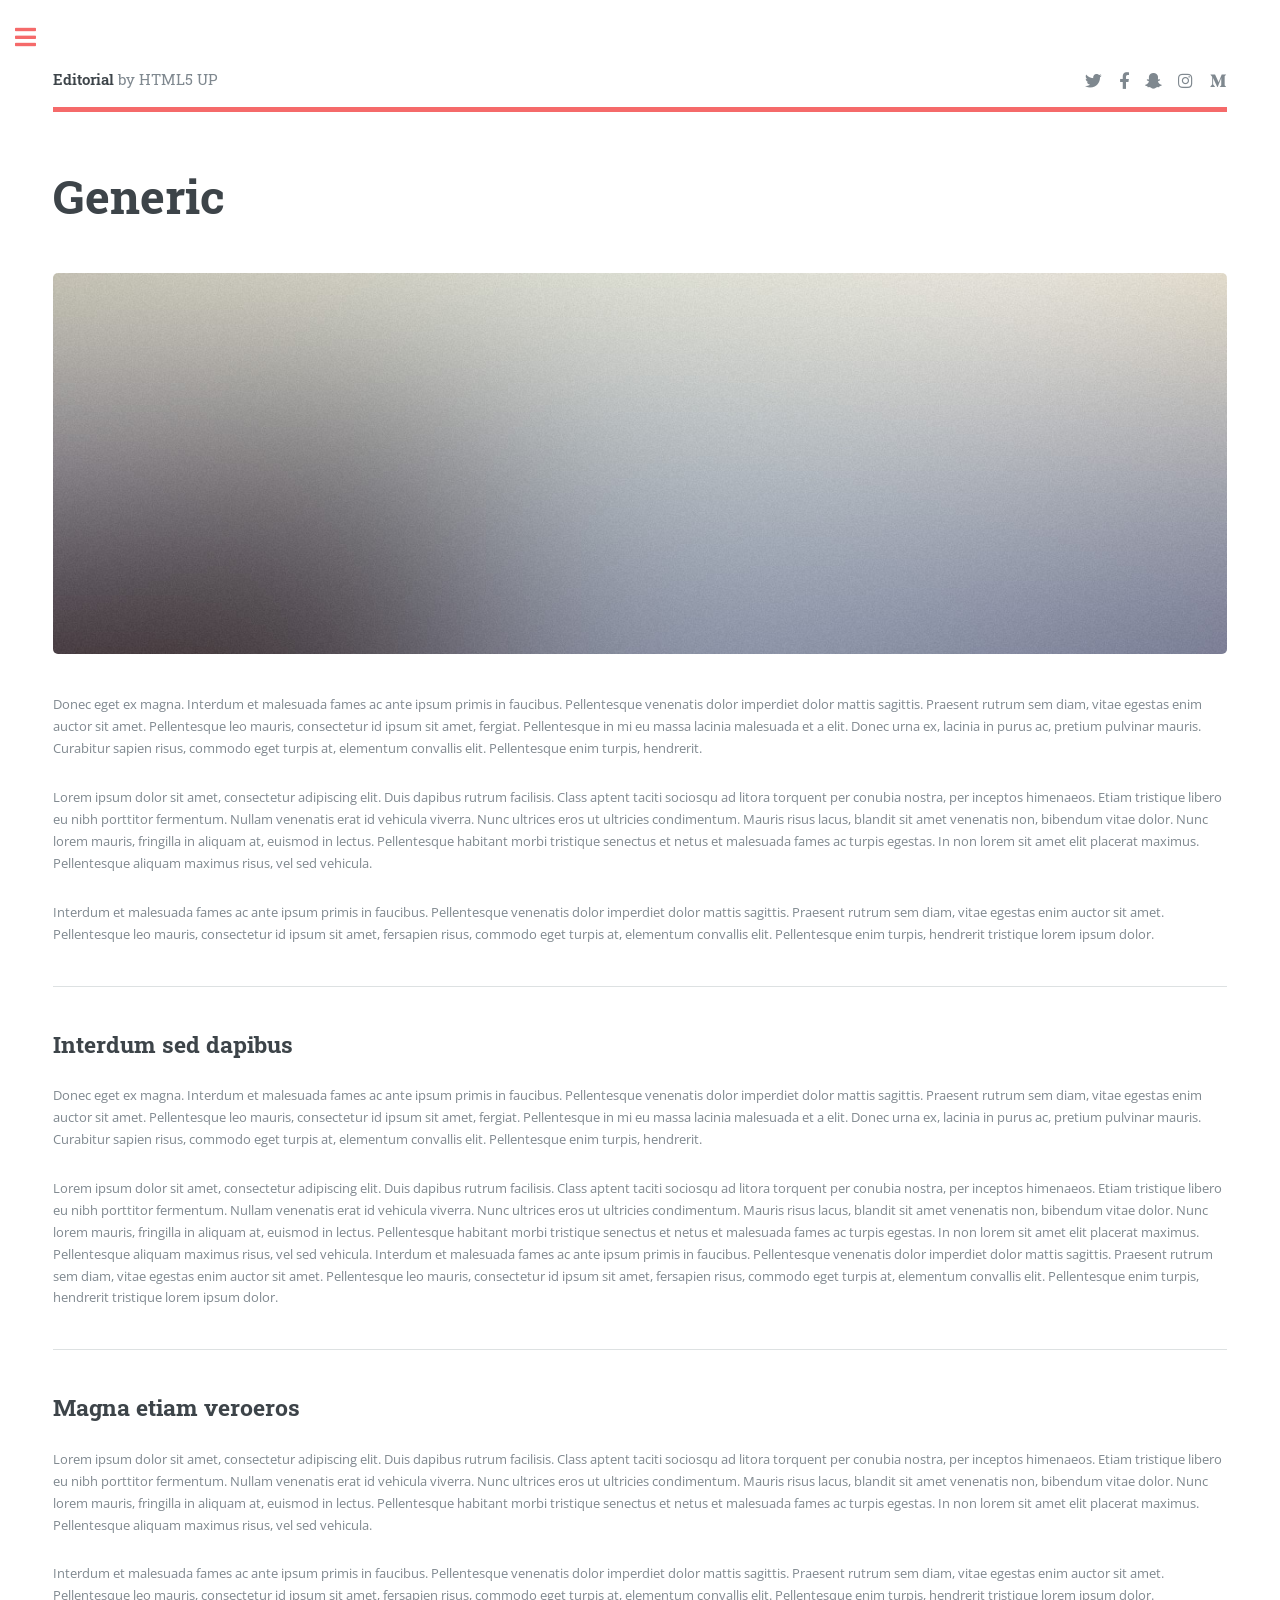
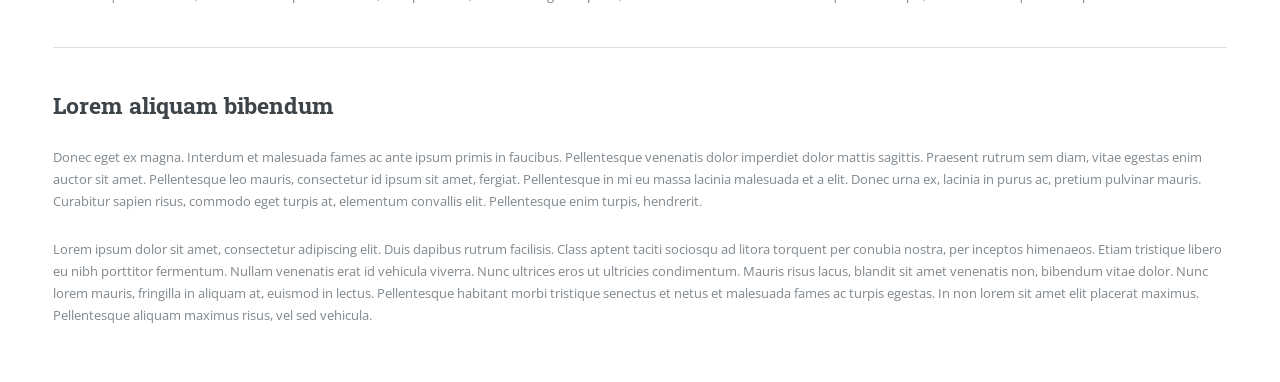
<file: generic.html>
<!DOCTYPE HTML>
<!--
	Editorial by HTML5 UP
	html5up.net | @ajlkn
	Free for personal and commercial use under the CCA 3.0 license (html5up.net/license)
-->
<html>
	<head>
		<title>Generic - Editorial by HTML5 UP</title>
		<meta charset="utf-8" />
		<meta name="viewport" content="width=device-width, initial-scale=1, user-scalable=no" />
		<link rel="stylesheet" href="assets/css/main.css" />
	</head>
	<body class="is-preload">

		<!-- Wrapper -->
			<div id="wrapper">

				<!-- Main -->
					<div id="main">
						<div class="inner">

							<!-- Header -->
								<header id="header">
									<a href="index.html" class="logo"><strong>Editorial</strong> by HTML5 UP</a>
									<ul class="icons">
										<li><a href="#" class="icon brands fa-twitter"><span class="label">Twitter</span></a></li>
										<li><a href="#" class="icon brands fa-facebook-f"><span class="label">Facebook</span></a></li>
										<li><a href="#" class="icon brands fa-snapchat-ghost"><span class="label">Snapchat</span></a></li>
										<li><a href="#" class="icon brands fa-instagram"><span class="label">Instagram</span></a></li>
										<li><a href="#" class="icon brands fa-medium-m"><span class="label">Medium</span></a></li>
									</ul>
								</header>

							<!-- Content -->
								<section>
									<header class="main">
										<h1>Generic</h1>
									</header>

									<span class="image main"><img src="images/pic11.jpg" alt="" /></span>

									<p>Donec eget ex magna. Interdum et malesuada fames ac ante ipsum primis in faucibus. Pellentesque venenatis dolor imperdiet dolor mattis sagittis. Praesent rutrum sem diam, vitae egestas enim auctor sit amet. Pellentesque leo mauris, consectetur id ipsum sit amet, fergiat. Pellentesque in mi eu massa lacinia malesuada et a elit. Donec urna ex, lacinia in purus ac, pretium pulvinar mauris. Curabitur sapien risus, commodo eget turpis at, elementum convallis elit. Pellentesque enim turpis, hendrerit.</p>
									<p>Lorem ipsum dolor sit amet, consectetur adipiscing elit. Duis dapibus rutrum facilisis. Class aptent taciti sociosqu ad litora torquent per conubia nostra, per inceptos himenaeos. Etiam tristique libero eu nibh porttitor fermentum. Nullam venenatis erat id vehicula viverra. Nunc ultrices eros ut ultricies condimentum. Mauris risus lacus, blandit sit amet venenatis non, bibendum vitae dolor. Nunc lorem mauris, fringilla in aliquam at, euismod in lectus. Pellentesque habitant morbi tristique senectus et netus et malesuada fames ac turpis egestas. In non lorem sit amet elit placerat maximus. Pellentesque aliquam maximus risus, vel sed vehicula.</p>
									<p>Interdum et malesuada fames ac ante ipsum primis in faucibus. Pellentesque venenatis dolor imperdiet dolor mattis sagittis. Praesent rutrum sem diam, vitae egestas enim auctor sit amet. Pellentesque leo mauris, consectetur id ipsum sit amet, fersapien risus, commodo eget turpis at, elementum convallis elit. Pellentesque enim turpis, hendrerit tristique lorem ipsum dolor.</p>

									<hr class="major" />

									<h2>Interdum sed dapibus</h2>
									<p>Donec eget ex magna. Interdum et malesuada fames ac ante ipsum primis in faucibus. Pellentesque venenatis dolor imperdiet dolor mattis sagittis. Praesent rutrum sem diam, vitae egestas enim auctor sit amet. Pellentesque leo mauris, consectetur id ipsum sit amet, fergiat. Pellentesque in mi eu massa lacinia malesuada et a elit. Donec urna ex, lacinia in purus ac, pretium pulvinar mauris. Curabitur sapien risus, commodo eget turpis at, elementum convallis elit. Pellentesque enim turpis, hendrerit.</p>
									<p>Lorem ipsum dolor sit amet, consectetur adipiscing elit. Duis dapibus rutrum facilisis. Class aptent taciti sociosqu ad litora torquent per conubia nostra, per inceptos himenaeos. Etiam tristique libero eu nibh porttitor fermentum. Nullam venenatis erat id vehicula viverra. Nunc ultrices eros ut ultricies condimentum. Mauris risus lacus, blandit sit amet venenatis non, bibendum vitae dolor. Nunc lorem mauris, fringilla in aliquam at, euismod in lectus. Pellentesque habitant morbi tristique senectus et netus et malesuada fames ac turpis egestas. In non lorem sit amet elit placerat maximus. Pellentesque aliquam maximus risus, vel sed vehicula. Interdum et malesuada fames ac ante ipsum primis in faucibus. Pellentesque venenatis dolor imperdiet dolor mattis sagittis. Praesent rutrum sem diam, vitae egestas enim auctor sit amet. Pellentesque leo mauris, consectetur id ipsum sit amet, fersapien risus, commodo eget turpis at, elementum convallis elit. Pellentesque enim turpis, hendrerit tristique lorem ipsum dolor.</p>

									<hr class="major" />

									<h2>Magna etiam veroeros</h2>
									<p>Lorem ipsum dolor sit amet, consectetur adipiscing elit. Duis dapibus rutrum facilisis. Class aptent taciti sociosqu ad litora torquent per conubia nostra, per inceptos himenaeos. Etiam tristique libero eu nibh porttitor fermentum. Nullam venenatis erat id vehicula viverra. Nunc ultrices eros ut ultricies condimentum. Mauris risus lacus, blandit sit amet venenatis non, bibendum vitae dolor. Nunc lorem mauris, fringilla in aliquam at, euismod in lectus. Pellentesque habitant morbi tristique senectus et netus et malesuada fames ac turpis egestas. In non lorem sit amet elit placerat maximus. Pellentesque aliquam maximus risus, vel sed vehicula.</p>
									<p>Interdum et malesuada fames ac ante ipsum primis in faucibus. Pellentesque venenatis dolor imperdiet dolor mattis sagittis. Praesent rutrum sem diam, vitae egestas enim auctor sit amet. Pellentesque leo mauris, consectetur id ipsum sit amet, fersapien risus, commodo eget turpis at, elementum convallis elit. Pellentesque enim turpis, hendrerit tristique lorem ipsum dolor.</p>

									<hr class="major" />

									<h2>Lorem aliquam bibendum</h2>
									<p>Donec eget ex magna. Interdum et malesuada fames ac ante ipsum primis in faucibus. Pellentesque venenatis dolor imperdiet dolor mattis sagittis. Praesent rutrum sem diam, vitae egestas enim auctor sit amet. Pellentesque leo mauris, consectetur id ipsum sit amet, fergiat. Pellentesque in mi eu massa lacinia malesuada et a elit. Donec urna ex, lacinia in purus ac, pretium pulvinar mauris. Curabitur sapien risus, commodo eget turpis at, elementum convallis elit. Pellentesque enim turpis, hendrerit.</p>
									<p>Lorem ipsum dolor sit amet, consectetur adipiscing elit. Duis dapibus rutrum facilisis. Class aptent taciti sociosqu ad litora torquent per conubia nostra, per inceptos himenaeos. Etiam tristique libero eu nibh porttitor fermentum. Nullam venenatis erat id vehicula viverra. Nunc ultrices eros ut ultricies condimentum. Mauris risus lacus, blandit sit amet venenatis non, bibendum vitae dolor. Nunc lorem mauris, fringilla in aliquam at, euismod in lectus. Pellentesque habitant morbi tristique senectus et netus et malesuada fames ac turpis egestas. In non lorem sit amet elit placerat maximus. Pellentesque aliquam maximus risus, vel sed vehicula.</p>

								</section>

						</div>
					</div>

				<!-- Sidebar -->
					<div id="sidebar">
						<div class="inner">

							<!-- Search -->
								<section id="search" class="alt">
									<form method="post" action="#">
										<input type="text" name="query" id="query" placeholder="Search" />
									</form>
								</section>

							<!-- Menu -->
								<nav id="menu">
									<header class="major">
										<h2>Menu</h2>
									</header>
									<ul>
										<li><a href="index.html">Homepage</a></li>
										<li><a href="generic.html">Generic</a></li>
										<li><a href="elements.html">Elements</a></li>
										<li>
											<span class="opener">Submenu</span>
											<ul>
												<li><a href="#">Lorem Dolor</a></li>
												<li><a href="#">Ipsum Adipiscing</a></li>
												<li><a href="#">Tempus Magna</a></li>
												<li><a href="#">Feugiat Veroeros</a></li>
											</ul>
										</li>
										<li><a href="#">Etiam Dolore</a></li>
										<li><a href="#">Adipiscing</a></li>
										<li>
											<span class="opener">Another Submenu</span>
											<ul>
												<li><a href="#">Lorem Dolor</a></li>
												<li><a href="#">Ipsum Adipiscing</a></li>
												<li><a href="#">Tempus Magna</a></li>
												<li><a href="#">Feugiat Veroeros</a></li>
											</ul>
										</li>
										<li><a href="#">Maximus Erat</a></li>
										<li><a href="#">Sapien Mauris</a></li>
										<li><a href="#">Amet Lacinia</a></li>
									</ul>
								</nav>

							<!-- Section -->
								<section>
									<header class="major">
										<h2>Ante interdum</h2>
									</header>
									<div class="mini-posts">
										<article>
											<a href="#" class="image"><img src="images/pic07.jpg" alt="" /></a>
											<p>Aenean ornare velit lacus, ac varius enim lorem ullamcorper dolore aliquam.</p>
										</article>
										<article>
											<a href="#" class="image"><img src="images/pic08.jpg" alt="" /></a>
											<p>Aenean ornare velit lacus, ac varius enim lorem ullamcorper dolore aliquam.</p>
										</article>
										<article>
											<a href="#" class="image"><img src="images/pic09.jpg" alt="" /></a>
											<p>Aenean ornare velit lacus, ac varius enim lorem ullamcorper dolore aliquam.</p>
										</article>
									</div>
									<ul class="actions">
										<li><a href="#" class="button">More</a></li>
									</ul>
								</section>

							<!-- Section -->
								<section>
									<header class="major">
										<h2>Get in touch</h2>
									</header>
									<p>Sed varius enim lorem ullamcorper dolore aliquam aenean ornare velit lacus, ac varius enim lorem ullamcorper dolore. Proin sed aliquam facilisis ante interdum. Sed nulla amet lorem feugiat tempus aliquam.</p>
									<ul class="contact">
										<li class="icon solid fa-envelope"><a href="#">information@untitled.tld</a></li>
										<li class="icon solid fa-phone">(000) 000-0000</li>
										<li class="icon solid fa-home">1234 Somewhere Road #8254<br />
										Nashville, TN 00000-0000</li>
									</ul>
								</section>

							<!-- Footer -->
								<footer id="footer">
									<p class="copyright">&copy; Untitled. All rights reserved. Demo Images: <a href="https://unsplash.com">Unsplash</a>. Design: <a href="https://html5up.net">HTML5 UP</a>.</p>
								</footer>

						</div>
					</div>

			</div>

		<!-- Scripts -->
			<script src="assets/js/jquery.min.js"></script>
			<script src="assets/js/browser.min.js"></script>
			<script src="assets/js/breakpoints.min.js"></script>
			<script src="assets/js/util.js"></script>
			<script src="assets/js/main.js"></script>

	</body>
</html>
</file>
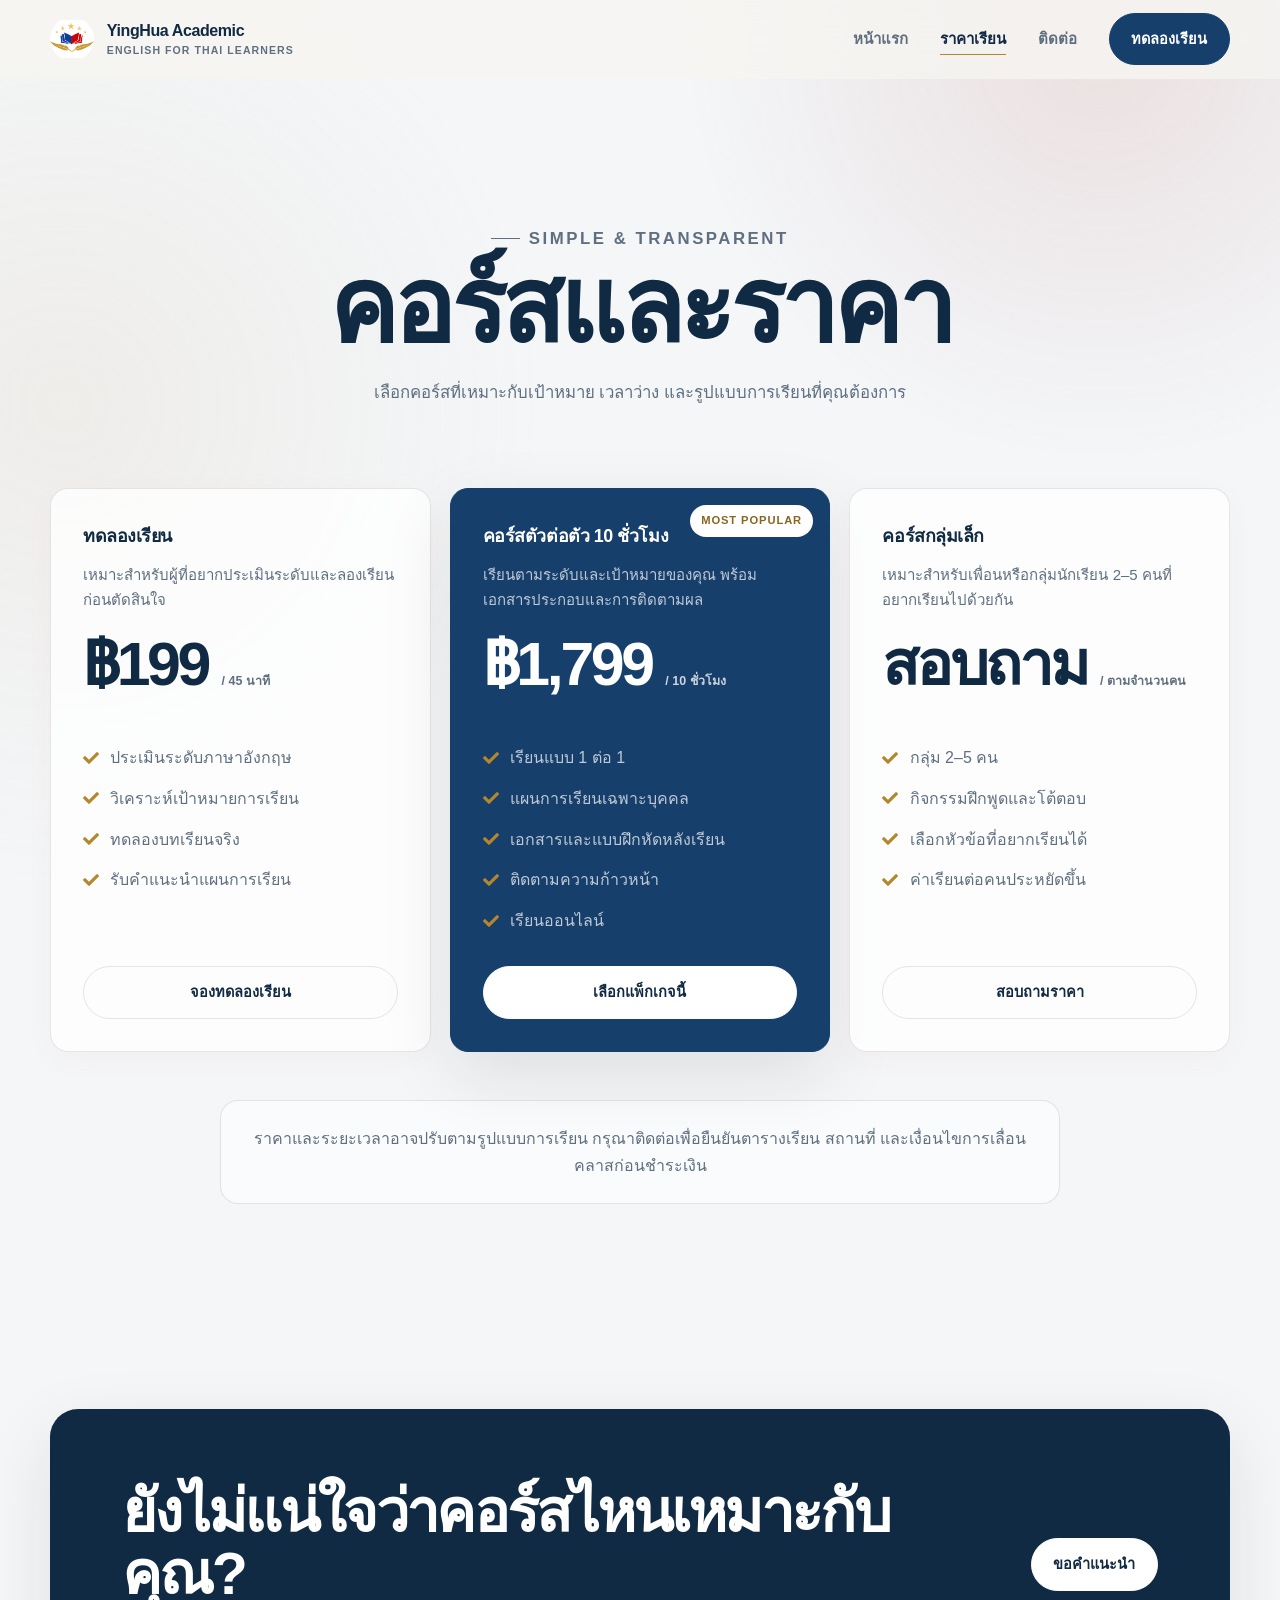
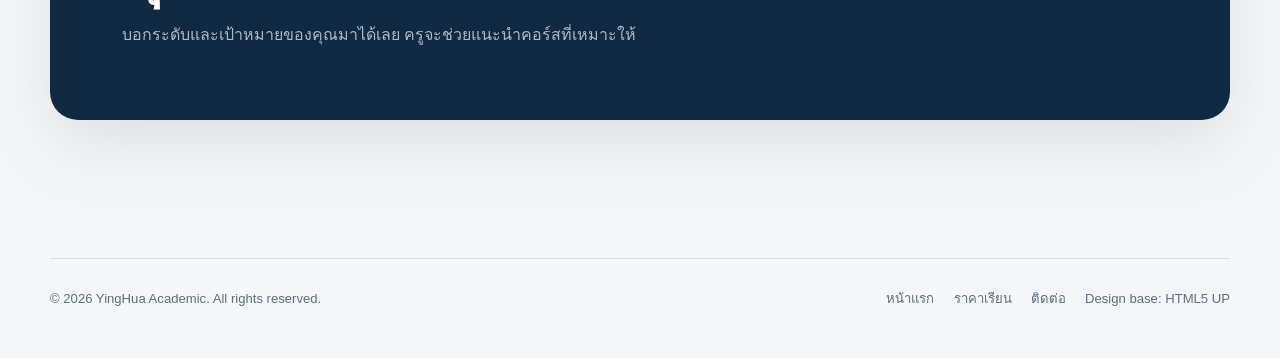
<file: pricing.html>
<!DOCTYPE HTML>
<!--
  Based on Editorial by HTML5 UP
  html5up.net | @ajlkn
  Free for personal and commercial use under the CCA 3.0 license (html5up.net/license)
-->
<html lang="th">
  <head>
    <title>ราคาเรียน | YingHua Academic</title>
    <meta charset="utf-8" />
    <meta name="viewport" content="width=device-width, initial-scale=1" />
    <meta name="description" content="คอร์สภาษาอังกฤษแบบตัวต่อตัว ทดลองเรียน คอร์ส 10 ชั่วโมง และคอร์สกลุ่มเล็ก" />
    <link rel="stylesheet" href="assets/css/fontawesome-all.min.css" />
    <link rel="stylesheet" href="assets/css/custom.css" />
  </head>
  <body class="site-body">
    <header class="site-header">
      <div class="container navbar">
        <a class="brand" href="index.html">
          <img class="brand-logo" src="images/yinghua-academic-logo.png" alt="YingHua Academic logo" />
          <span>YingHua Academic<small>English for Thai learners</small></span>
        </a>
        <button class="nav-toggle" type="button" aria-label="เปิดเมนู" aria-expanded="false"><i class="fas fa-bars"></i></button>
        <ul class="nav-links">
          <li><a href="index.html">หน้าแรก</a></li>
          <li><a class="active" href="pricing.html">ราคาเรียน</a></li>
          <li><a href="contact.html">ติดต่อ</a></li>
          <li><a class="button" href="contact.html">ทดลองเรียน</a></li>
        </ul>
      </div>
    </header>

    <main>
      <section class="page-hero">
        <div class="container reveal">
          <p class="eyebrow">Simple & transparent</p>
          <h1>คอร์สและราคา</h1>
          <p>เลือกคอร์สที่เหมาะกับเป้าหมาย เวลาว่าง และรูปแบบการเรียนที่คุณต้องการ</p>
        </div>
      </section>

      <section class="site-section" style="padding-top: 1rem;">
        <div class="container">
          <div class="pricing-grid">
            <article class="pricing-card reveal">
              <h3>ทดลองเรียน</h3>
              <p>เหมาะสำหรับผู้ที่อยากประเมินระดับและลองเรียนก่อนตัดสินใจ</p>
              <div class="price">฿199 <small>/ 45 นาที</small></div>
              <ul class="pricing-list">
                <li><i class="fas fa-check"></i><span>ประเมินระดับภาษาอังกฤษ</span></li>
                <li><i class="fas fa-check"></i><span>วิเคราะห์เป้าหมายการเรียน</span></li>
                <li><i class="fas fa-check"></i><span>ทดลองบทเรียนจริง</span></li>
                <li><i class="fas fa-check"></i><span>รับคำแนะนำแผนการเรียน</span></li>
              </ul>
              <a class="button secondary" href="contact.html">จองทดลองเรียน</a>
            </article>

            <article class="pricing-card featured reveal">
              <span class="badge">Most popular</span>
              <h3>คอร์สตัวต่อตัว 10 ชั่วโมง</h3>
              <p>เรียนตามระดับและเป้าหมายของคุณ พร้อมเอกสารประกอบและการติดตามผล</p>
              <div class="price">฿1,799 <small>/ 10 ชั่วโมง</small></div>
              <ul class="pricing-list">
                <li><i class="fas fa-check"></i><span>เรียนแบบ 1 ต่อ 1</span></li>
                <li><i class="fas fa-check"></i><span>แผนการเรียนเฉพาะบุคคล</span></li>
                <li><i class="fas fa-check"></i><span>เอกสารและแบบฝึกหัดหลังเรียน</span></li>
                <li><i class="fas fa-check"></i><span>ติดตามความก้าวหน้า</span></li>
                <li><i class="fas fa-check"></i><span>เรียนออนไลน์</span></li>
              </ul>
              <a class="button light" href="contact.html">เลือกแพ็กเกจนี้</a>
            </article>

            <article class="pricing-card reveal">
              <h3>คอร์สกลุ่มเล็ก</h3>
              <p>เหมาะสำหรับเพื่อนหรือกลุ่มนักเรียน 2–5 คนที่อยากเรียนไปด้วยกัน</p>
              <div class="price">สอบถาม <small>/ ตามจำนวนคน</small></div>
              <ul class="pricing-list">
                <li><i class="fas fa-check"></i><span>กลุ่ม 2–5 คน</span></li>
                <li><i class="fas fa-check"></i><span>กิจกรรมฝึกพูดและโต้ตอบ</span></li>
                <li><i class="fas fa-check"></i><span>เลือกหัวข้อที่อยากเรียนได้</span></li>
                <li><i class="fas fa-check"></i><span>ค่าเรียนต่อคนประหยัดขึ้น</span></li>
              </ul>
              <a class="button secondary" href="contact.html">สอบถามราคา</a>
            </article>
          </div>

          <div class="simple-note reveal">
            ราคาและระยะเวลาอาจปรับตามรูปแบบการเรียน กรุณาติดต่อเพื่อยืนยันตารางเรียน
            สถานที่ และเงื่อนไขการเลื่อนคลาสก่อนชำระเงิน
          </div>
        </div>
      </section>

      <section class="site-section">
        <div class="container cta-panel reveal">
          <div>
            <h2>ยังไม่แน่ใจว่าคอร์สไหนเหมาะกับคุณ?</h2>
            <p>บอกระดับและเป้าหมายของคุณมาได้เลย ครูจะช่วยแนะนำคอร์สที่เหมาะให้</p>
          </div>
          <a class="button light" href="contact.html">ขอคำแนะนำ</a>
        </div>
      </section>
    </main>

    <footer class="site-footer">
      <div class="container footer-grid">
        <span>© 2026 YingHua Academic. All rights reserved.</span>
        <div class="footer-links">
          <a href="index.html">หน้าแรก</a>
          <a href="pricing.html">ราคาเรียน</a>
          <a href="contact.html">ติดต่อ</a>
          <a href="https://html5up.net" target="_blank" rel="noopener">Design base: HTML5 UP</a>
        </div>
      </div>
    </footer>
    <script src="assets/js/site.js"></script>
  </body>
</html>
</file>
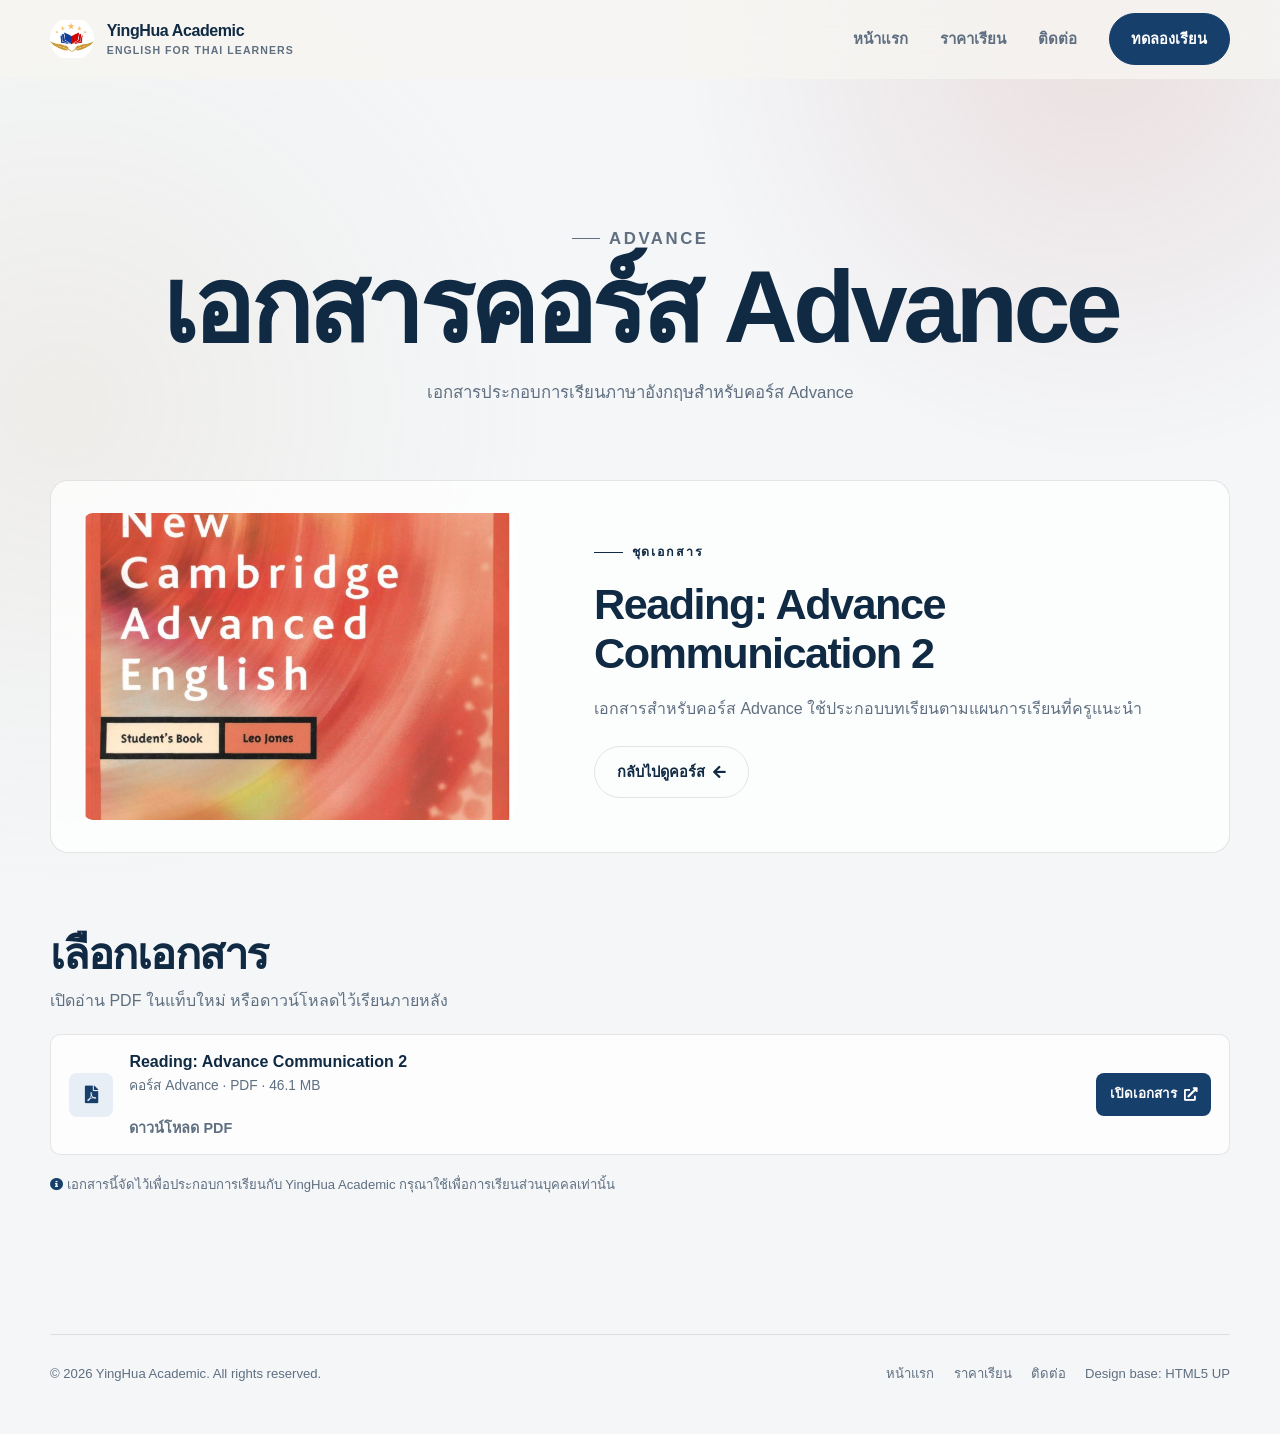
<file: resources-advance.html>
<!DOCTYPE HTML>
<html lang="th">
  <head>
    <title>เอกสารคอร์ส Advance | YingHua Academic</title>
    <meta charset="utf-8" />
    <meta name="viewport" content="width=device-width, initial-scale=1" />
    <meta name="description" content="เอกสารประกอบคอร์สภาษาอังกฤษ Advanceกับ YingHua Academic" />
    <link rel="stylesheet" href="assets/css/fontawesome-all.min.css" />
    <link rel="stylesheet" href="assets/css/custom.css" />
  </head>
  <body class="site-body">
    <header class="site-header">
      <div class="container navbar">
        <a class="brand" href="index.html" aria-label="YingHua Academic homepage">
          <img class="brand-logo" src="images/yinghua-academic-logo.png" alt="YingHua Academic logo" />
          <span>YingHua Academic<small>English for Thai learners</small></span>
        </a>

        <button class="nav-toggle" type="button" aria-label="เปิดเมนู" aria-expanded="false">
          <i class="fas fa-bars" aria-hidden="true"></i>
        </button>

        <ul class="nav-links">
          <li><a href="index.html">หน้าแรก</a></li>
          <li><a href="pricing.html">ราคาเรียน</a></li>
          <li><a href="contact.html">ติดต่อ</a></li>
          <li><a class="button" href="contact.html">ทดลองเรียน</a></li>
        </ul>
      </div>
    </header>

    <main>
      <section class="page-hero resource-page-hero"><div class="container reveal"><p class="eyebrow">Advance</p><h1>เอกสารคอร์ส Advance</h1><p>เอกสารประกอบการเรียนภาษาอังกฤษสำหรับคอร์ส Advance</p></div></section>
      <section class="site-section resource-page-section">
        <div class="container course-resource-intro reveal">
          <div class="course-resource-cover"><img src="images/book-advance.jpg" alt="New Cambridge Advanced English — Advance course textbook cover" width="849" height="1200" decoding="async" /></div>
          <div><p class="eyebrow">ชุดเอกสาร</p><h2>Reading: Advance Communication 2</h2><p>เอกสารสำหรับคอร์ส Advance ใช้ประกอบบทเรียนตามแผนการเรียนที่ครูแนะนำ</p><a class="button secondary" href="index.html#courses">กลับไปดูคอร์ส <i class="fas fa-arrow-left" aria-hidden="true"></i></a></div>
        </div>
        <div class="container resource-list-wrap reveal">
          <div class="resource-list-heading"><h2>เลือกเอกสาร</h2><p>เปิดอ่าน PDF ในแท็บใหม่ หรือดาวน์โหลดไว้เรียนภายหลัง</p></div>
          <div class="resource-list">
            <article class="resource-item"><span class="resource-file-type"><i class="fas fa-file-pdf" aria-hidden="true"></i></span><div><h3>Reading: Advance Communication 2</h3><p>คอร์ส Advance · PDF · 46.1 MB</p><p><a class="text-link" href="assets/pdf/reading-advance-communication-2.pdf" download>ดาวน์โหลด PDF</a></p></div><a class="resource-open" href="assets/pdf/reading-advance-communication-2.pdf" target="_blank" rel="noopener">เปิดเอกสาร <i class="fas fa-external-link-alt" aria-hidden="true"></i></a></article>
          </div>
          <p class="resource-note"><i class="fas fa-info-circle" aria-hidden="true"></i> เอกสารนี้จัดไว้เพื่อประกอบการเรียนกับ YingHua Academic กรุณาใช้เพื่อการเรียนส่วนบุคคลเท่านั้น</p>
        </div>
      </section>
    </main>
    <footer class="site-footer">
      <div class="container footer-grid">
        <span>© 2026 YingHua Academic. All rights reserved.</span>
        <div class="footer-links">
          <a href="index.html">หน้าแรก</a>
          <a href="pricing.html">ราคาเรียน</a>
          <a href="contact.html">ติดต่อ</a>
          <a href="https://html5up.net" target="_blank" rel="noopener">Design base: HTML5 UP</a>
        </div>
      </div>
    </footer>

    <script src="assets/js/site.js"></script>
  </body>
</html>
</file>
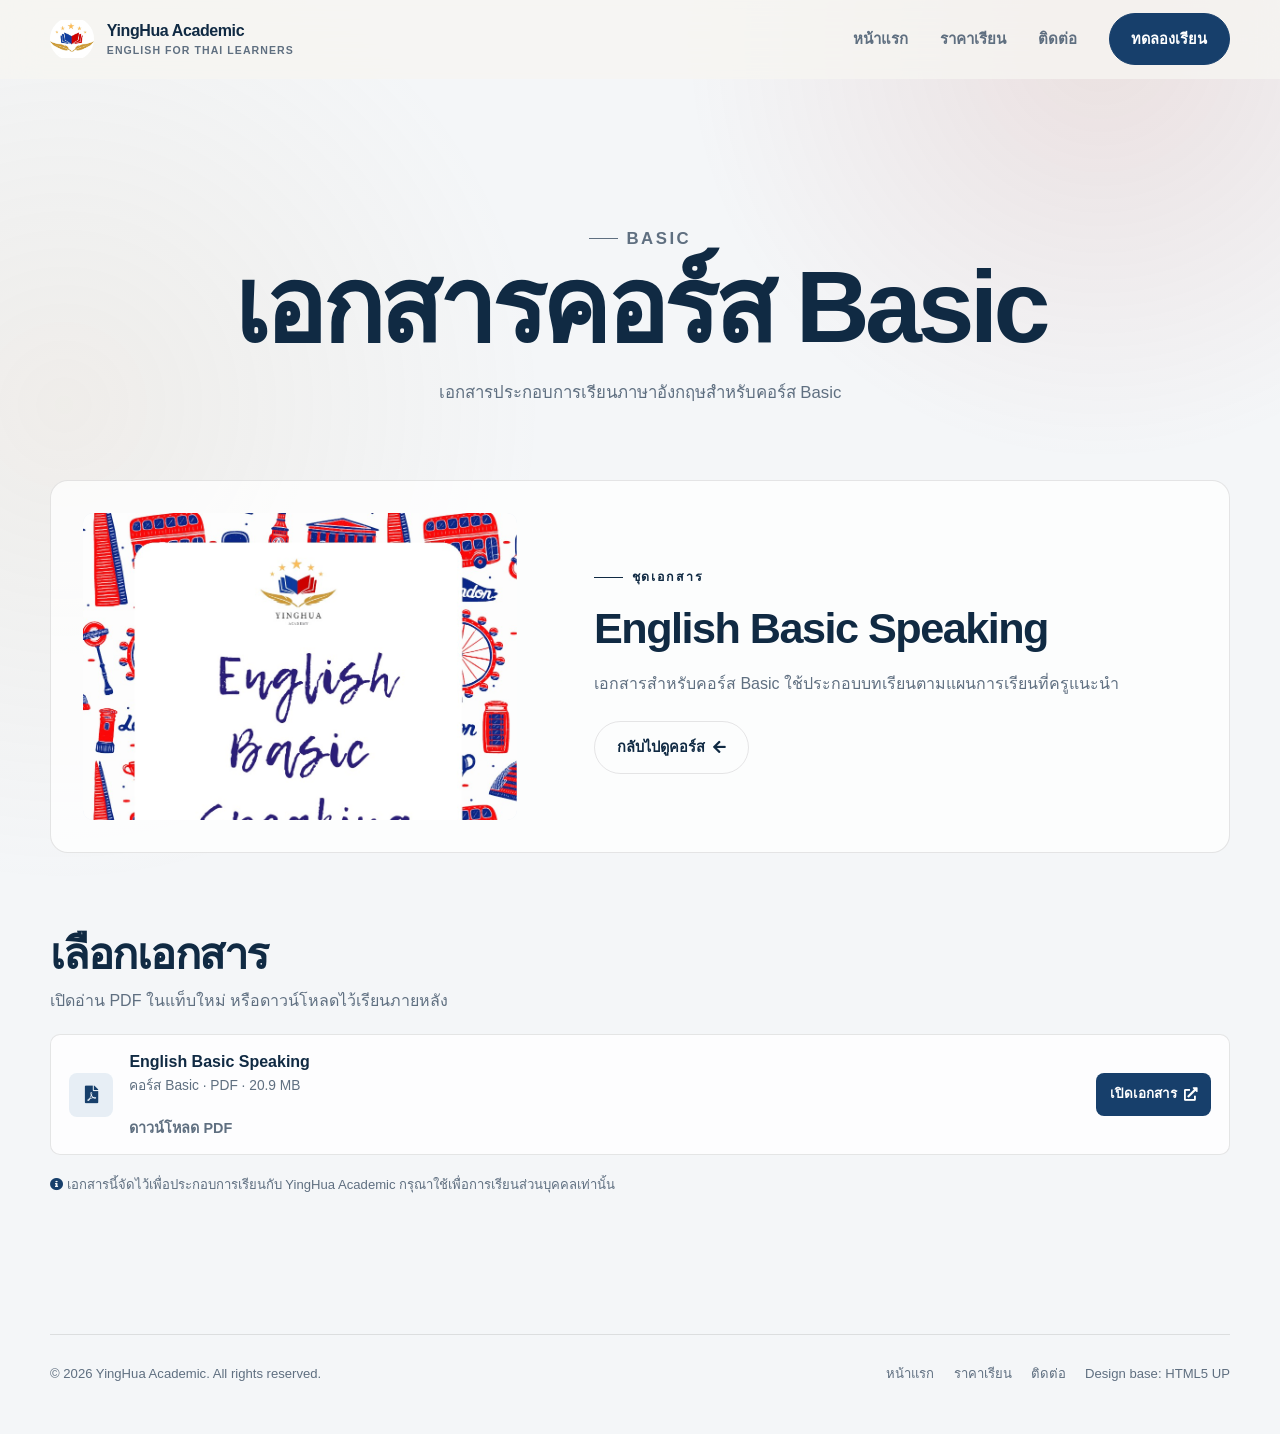
<file: resources-basic.html>
<!DOCTYPE HTML>
<html lang="th">
  <head>
    <title>เอกสารคอร์ส Basic | YingHua Academic</title>
    <meta charset="utf-8" />
    <meta name="viewport" content="width=device-width, initial-scale=1" />
    <meta name="description" content="เอกสารประกอบคอร์สภาษาอังกฤษ Basicกับ YingHua Academic" />
    <link rel="stylesheet" href="assets/css/fontawesome-all.min.css" />
    <link rel="stylesheet" href="assets/css/custom.css" />
  </head>
  <body class="site-body">
    <header class="site-header">
      <div class="container navbar">
        <a class="brand" href="index.html" aria-label="YingHua Academic homepage">
          <img class="brand-logo" src="images/yinghua-academic-logo.png" alt="YingHua Academic logo" />
          <span>YingHua Academic<small>English for Thai learners</small></span>
        </a>

        <button class="nav-toggle" type="button" aria-label="เปิดเมนู" aria-expanded="false">
          <i class="fas fa-bars" aria-hidden="true"></i>
        </button>

        <ul class="nav-links">
          <li><a href="index.html">หน้าแรก</a></li>
          <li><a href="pricing.html">ราคาเรียน</a></li>
          <li><a href="contact.html">ติดต่อ</a></li>
          <li><a class="button" href="contact.html">ทดลองเรียน</a></li>
        </ul>
      </div>
    </header>

    <main>
      <section class="page-hero resource-page-hero"><div class="container reveal"><p class="eyebrow">Basic</p><h1>เอกสารคอร์ส Basic</h1><p>เอกสารประกอบการเรียนภาษาอังกฤษสำหรับคอร์ส Basic</p></div></section>
      <section class="site-section resource-page-section">
        <div class="container course-resource-intro reveal">
          <div class="course-resource-cover"><img src="images/book-basic.jpg" alt="English Basic Speaking — Basic course textbook cover" width="928" height="1200" decoding="async" /></div>
          <div><p class="eyebrow">ชุดเอกสาร</p><h2>English Basic Speaking</h2><p>เอกสารสำหรับคอร์ส Basic ใช้ประกอบบทเรียนตามแผนการเรียนที่ครูแนะนำ</p><a class="button secondary" href="index.html#courses">กลับไปดูคอร์ส <i class="fas fa-arrow-left" aria-hidden="true"></i></a></div>
        </div>
        <div class="container resource-list-wrap reveal">
          <div class="resource-list-heading"><h2>เลือกเอกสาร</h2><p>เปิดอ่าน PDF ในแท็บใหม่ หรือดาวน์โหลดไว้เรียนภายหลัง</p></div>
          <div class="resource-list">
            <article class="resource-item"><span class="resource-file-type"><i class="fas fa-file-pdf" aria-hidden="true"></i></span><div><h3>English Basic Speaking</h3><p>คอร์ส Basic · PDF · 20.9 MB</p><p><a class="text-link" href="assets/pdf/english-basic-speaking.pdf" download>ดาวน์โหลด PDF</a></p></div><a class="resource-open" href="assets/pdf/english-basic-speaking.pdf" target="_blank" rel="noopener">เปิดเอกสาร <i class="fas fa-external-link-alt" aria-hidden="true"></i></a></article>
          </div>
          <p class="resource-note"><i class="fas fa-info-circle" aria-hidden="true"></i> เอกสารนี้จัดไว้เพื่อประกอบการเรียนกับ YingHua Academic กรุณาใช้เพื่อการเรียนส่วนบุคคลเท่านั้น</p>
        </div>
      </section>
    </main>
    <footer class="site-footer">
      <div class="container footer-grid">
        <span>© 2026 YingHua Academic. All rights reserved.</span>
        <div class="footer-links">
          <a href="index.html">หน้าแรก</a>
          <a href="pricing.html">ราคาเรียน</a>
          <a href="contact.html">ติดต่อ</a>
          <a href="https://html5up.net" target="_blank" rel="noopener">Design base: HTML5 UP</a>
        </div>
      </div>
    </footer>

    <script src="assets/js/site.js"></script>
  </body>
</html>
</file>
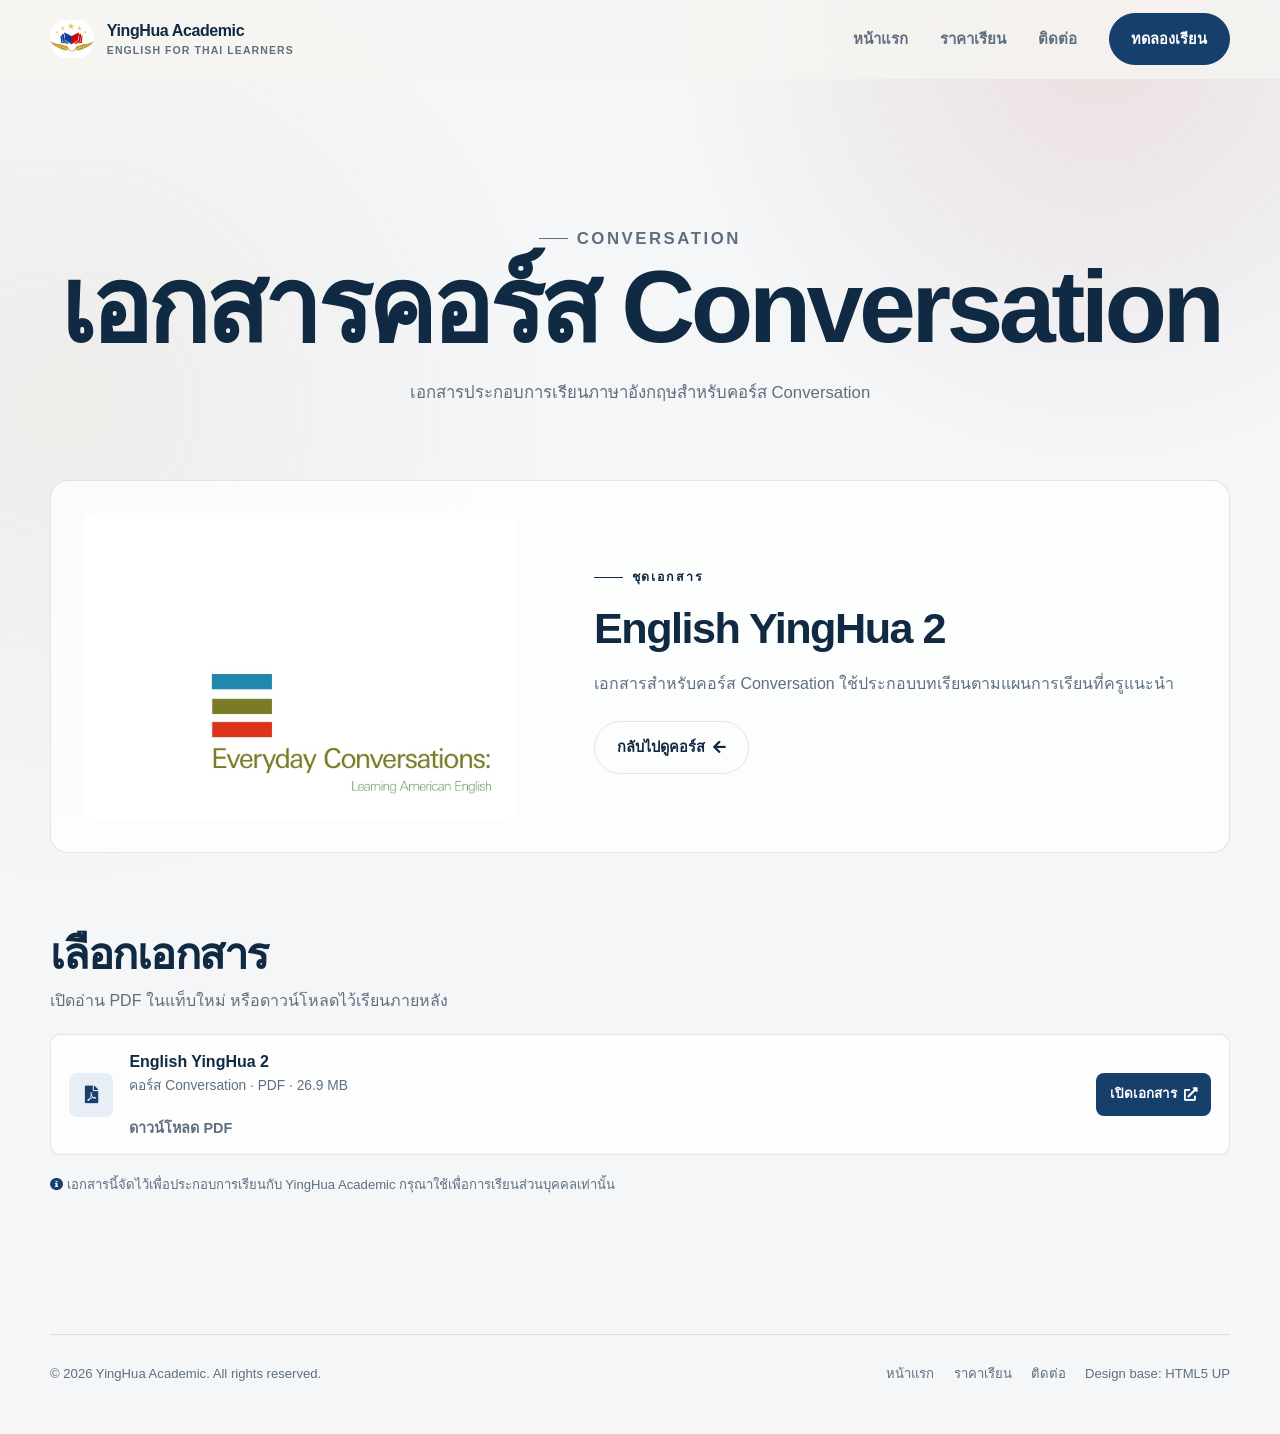
<file: resources-conversation.html>
<!DOCTYPE HTML>
<html lang="th">
  <head>
    <title>เอกสารคอร์ส Conversation | YingHua Academic</title>
    <meta charset="utf-8" />
    <meta name="viewport" content="width=device-width, initial-scale=1" />
    <meta name="description" content="เอกสารประกอบคอร์สภาษาอังกฤษ Conversationกับ YingHua Academic" />
    <link rel="stylesheet" href="assets/css/fontawesome-all.min.css" />
    <link rel="stylesheet" href="assets/css/custom.css" />
  </head>
  <body class="site-body">
    <header class="site-header">
      <div class="container navbar">
        <a class="brand" href="index.html" aria-label="YingHua Academic homepage">
          <img class="brand-logo" src="images/yinghua-academic-logo.png" alt="YingHua Academic logo" />
          <span>YingHua Academic<small>English for Thai learners</small></span>
        </a>

        <button class="nav-toggle" type="button" aria-label="เปิดเมนู" aria-expanded="false">
          <i class="fas fa-bars" aria-hidden="true"></i>
        </button>

        <ul class="nav-links">
          <li><a href="index.html">หน้าแรก</a></li>
          <li><a href="pricing.html">ราคาเรียน</a></li>
          <li><a href="contact.html">ติดต่อ</a></li>
          <li><a class="button" href="contact.html">ทดลองเรียน</a></li>
        </ul>
      </div>
    </header>

    <main>
      <section class="page-hero resource-page-hero"><div class="container reveal"><p class="eyebrow">Conversation</p><h1>เอกสารคอร์ส Conversation</h1><p>เอกสารประกอบการเรียนภาษาอังกฤษสำหรับคอร์ส Conversation</p></div></section>
      <section class="site-section resource-page-section">
        <div class="container course-resource-intro reveal">
          <div class="course-resource-cover"><img src="images/book-conversation.jpg" alt="Everyday Conversations: Learning American English — Conversation course textbook cover" width="1200" height="849" decoding="async" /></div>
          <div><p class="eyebrow">ชุดเอกสาร</p><h2>English YingHua 2</h2><p>เอกสารสำหรับคอร์ส Conversation ใช้ประกอบบทเรียนตามแผนการเรียนที่ครูแนะนำ</p><a class="button secondary" href="index.html#courses">กลับไปดูคอร์ส <i class="fas fa-arrow-left" aria-hidden="true"></i></a></div>
        </div>
        <div class="container resource-list-wrap reveal">
          <div class="resource-list-heading"><h2>เลือกเอกสาร</h2><p>เปิดอ่าน PDF ในแท็บใหม่ หรือดาวน์โหลดไว้เรียนภายหลัง</p></div>
          <div class="resource-list">
            <article class="resource-item"><span class="resource-file-type"><i class="fas fa-file-pdf" aria-hidden="true"></i></span><div><h3>English YingHua 2</h3><p>คอร์ส Conversation · PDF · 26.9 MB</p><p><a class="text-link" href="assets/pdf/english-yinghua-conversation-2.pdf" download>ดาวน์โหลด PDF</a></p></div><a class="resource-open" href="assets/pdf/english-yinghua-conversation-2.pdf" target="_blank" rel="noopener">เปิดเอกสาร <i class="fas fa-external-link-alt" aria-hidden="true"></i></a></article>
          </div>
          <p class="resource-note"><i class="fas fa-info-circle" aria-hidden="true"></i> เอกสารนี้จัดไว้เพื่อประกอบการเรียนกับ YingHua Academic กรุณาใช้เพื่อการเรียนส่วนบุคคลเท่านั้น</p>
        </div>
      </section>
    </main>
    <footer class="site-footer">
      <div class="container footer-grid">
        <span>© 2026 YingHua Academic. All rights reserved.</span>
        <div class="footer-links">
          <a href="index.html">หน้าแรก</a>
          <a href="pricing.html">ราคาเรียน</a>
          <a href="contact.html">ติดต่อ</a>
          <a href="https://html5up.net" target="_blank" rel="noopener">Design base: HTML5 UP</a>
        </div>
      </div>
    </footer>

    <script src="assets/js/site.js"></script>
  </body>
</html>
</file>
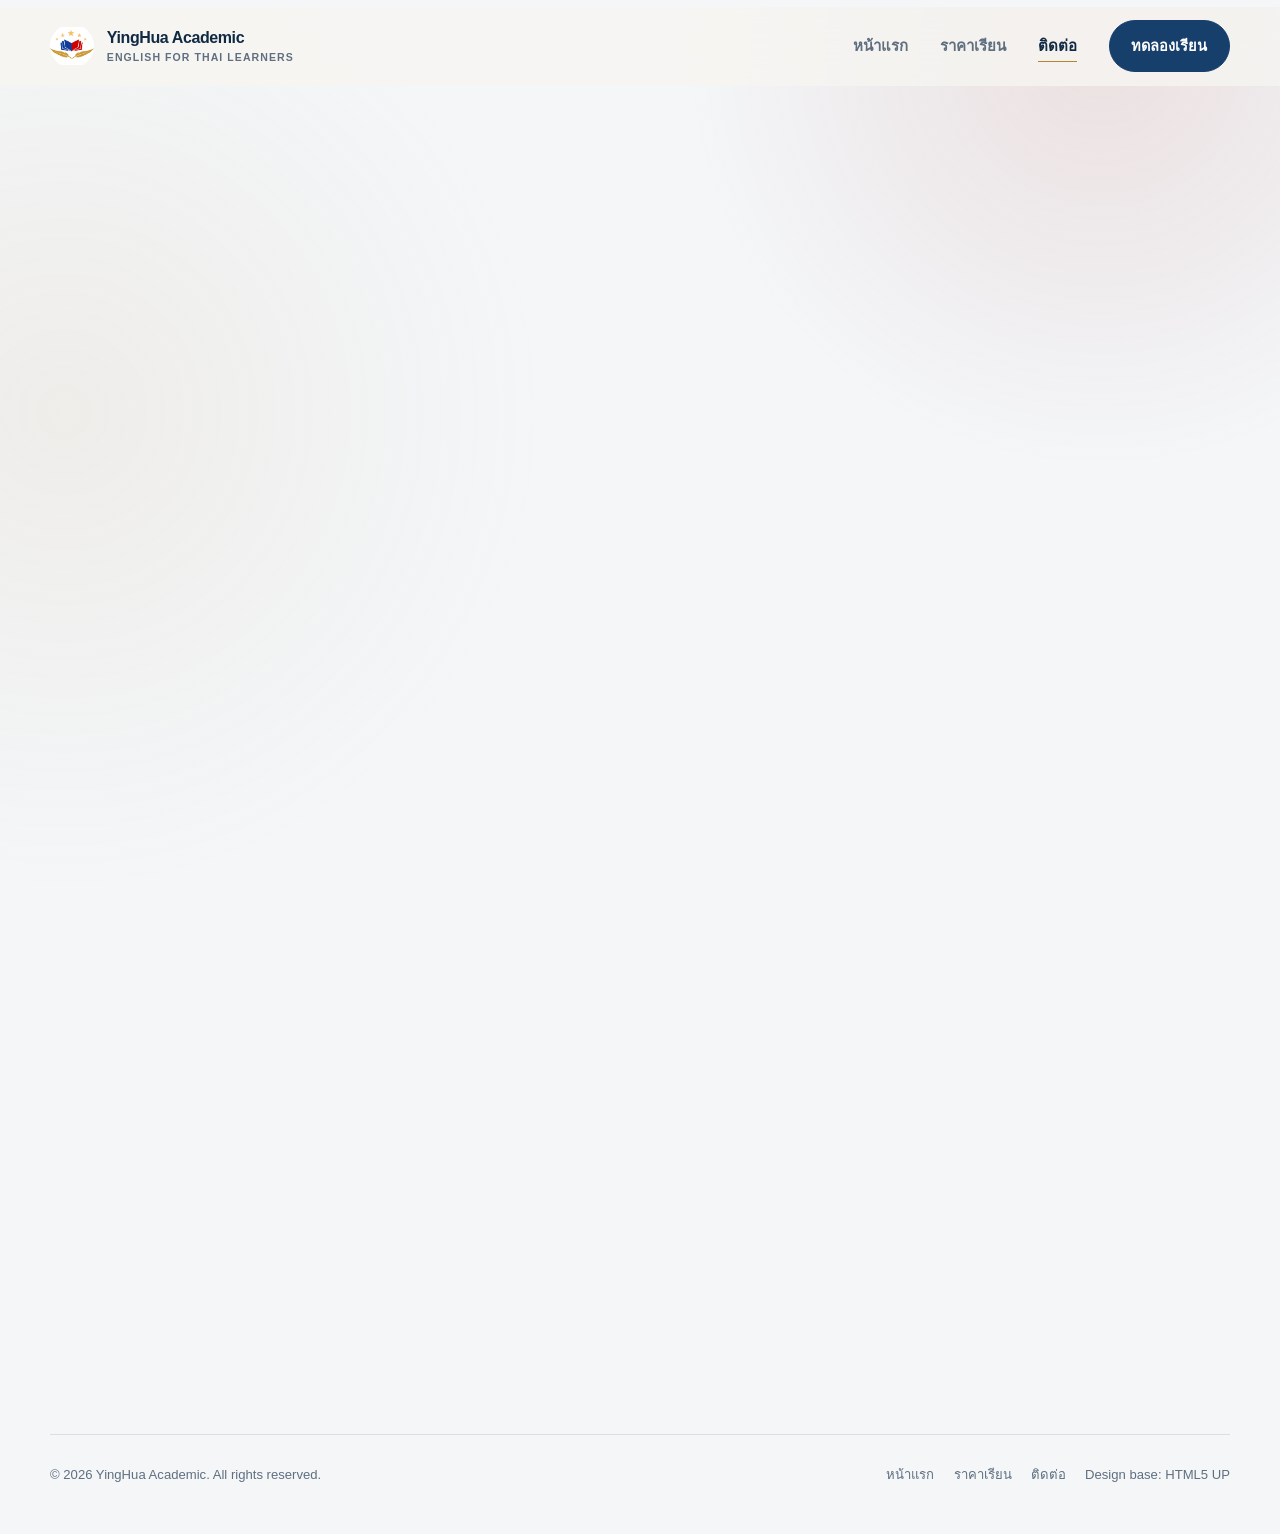
<file: wechat.html>
<!DOCTYPE HTML>
<html lang="th"><head><meta charset="utf-8" /><meta name="viewport" content="width=device-width, initial-scale=1" /><title>ติดต่อ | YingHua Academic</title><meta http-equiv="refresh" content="0; url=contact.html#line-contact" /></head><body><p><a href="contact.html#line-contact">ติดต่อ YingHua Academic ผ่าน LINE หรือ Facebook</a></p></body></html>
</file>
<file: assets/css/custom.css>
:root {
  --bg: #f4f6f8;
  --surface: #ffffff;
  --surface-soft: #e7eef5;
  --text: #102a43;
  --muted: #5f6f80;
  --accent: #b5872d;
  --accent-dark: #8a651e;
  --button-red: #173f6b;
  --button-red-dark: #102f52;
  --border: rgba(29, 29, 31, 0.11);
  --shadow: 0 24px 70px rgba(42, 34, 29, 0.10);
  --radius-lg: 28px;
  --radius-md: 18px;
  --max-width: 1180px;
}

* {
  box-sizing: border-box;
}

html {
  scroll-behavior: smooth;
}

body.site-body {
  margin: 0;
  min-width: 320px;
  background: var(--bg);
  color: var(--text);
  font-family: Inter, "Noto Sans Thai", "Noto Sans SC", -apple-system,
    BlinkMacSystemFont, "Segoe UI", sans-serif;
  font-size: 16px;
  line-height: 1.7;
  letter-spacing: 0;
}

body.site-body::before {
  content: "";
  position: fixed;
  inset: 0;
  z-index: -2;
  pointer-events: none;
  background:
    radial-gradient(circle at 86% 5%, rgba(168, 71, 61, 0.12), transparent 26rem),
    radial-gradient(circle at 5% 45%, rgba(196, 163, 116, 0.10), transparent 30rem);
}

.site-body a {
  color: inherit;
  text-decoration: none;
}

.site-body img {
  display: block;
  max-width: 100%;
}

.site-body button,
.site-body input,
.site-body textarea,
.site-body select {
  font: inherit;
}

.container {
  width: min(calc(100% - 40px), var(--max-width));
  margin-inline: auto;
}

.eyebrow {
  display: inline-flex;
  align-items: center;
  gap: 0.55rem;
  margin: 0 0 1rem;
  color: var(--text);
  font-size: 0.78rem;
  font-weight: 800;
  letter-spacing: 0.15em;
  text-transform: uppercase;
}

.eyebrow::before {
  content: "";
  width: 1.8rem;
  height: 1px;
  background: currentColor;
}

.hero-copy .eyebrow,
.section-heading .eyebrow,
.about-copy .eyebrow {
  position: relative;
  top: -0.35rem;
  margin-bottom: 0.9rem;
  color: var(--text);
  font-size: 1.28rem;
  font-weight: 900;
  letter-spacing: 0;
  line-height: 1.35;
}

.hero-copy .eyebrow::before,
.section-heading .eyebrow::before,
.about-copy .eyebrow::before {
  width: 3.3rem;
  height: 3px;
}

.section-heading {
  max-width: 710px;
  margin-bottom: 2.8rem;
}

.section-heading.centered {
  margin-inline: auto;
  text-align: center;
}

.section-heading.centered .eyebrow::before {
  display: none;
}

.section-heading h2,
.page-hero h1,
.hero-copy h1 {
  margin: 0;
  color: var(--text);
  font-weight: 650;
  letter-spacing: -0.045em;
  line-height: 1.06;
}

.section-heading h2 {
  font-size: clamp(2rem, 5vw, 3.65rem);
}

.section-heading p,
.page-hero p {
  margin: 1.1rem 0 0;
  color: var(--muted);
  font-size: 1.05rem;
}

.site-header {
  position: sticky;
  top: 0;
  z-index: 100;
  border-bottom: 1px solid transparent;
  background: rgba(247, 245, 241, 0.78);
  backdrop-filter: blur(18px);
  -webkit-backdrop-filter: blur(18px);
  transition: border-color 180ms ease, box-shadow 180ms ease;
}

.site-header.is-scrolled {
  border-bottom-color: var(--border);
  box-shadow: 0 12px 40px rgba(42, 34, 29, 0.05);
}

.navbar {
  display: flex;
  min-height: 78px;
  align-items: center;
  justify-content: space-between;
  gap: 2rem;
}

.brand {
  display: inline-flex;
  align-items: center;
  gap: 0.8rem;
  font-weight: 800;
  line-height: 1;
  letter-spacing: -0.025em;
}

.brand-mark {
  display: grid;
  width: 40px;
  height: 40px;
  place-items: center;
  border-radius: 50%;
  background: var(--text);
  color: #fff;
  font-family: Georgia, "Noto Serif SC", serif;
  font-size: 1.1rem;
}

.brand-logo {
  width: 44px;
  height: 44px;
  flex: 0 0 44px;
  object-fit: contain;
  border-radius: 50%;
}

.brand small {
  display: block;
  margin-top: 0.35rem;
  color: var(--muted);
  font-size: 0.66rem;
  font-weight: 650;
  letter-spacing: 0.1em;
  text-transform: uppercase;
}

.nav-links {
  display: flex;
  align-items: center;
  gap: 2rem;
  margin: 0;
  padding: 0;
  list-style: none;
}

.nav-links a:not(.button) {
  position: relative;
  color: var(--muted);
  font-size: 0.94rem;
  font-weight: 650;
}

.nav-links a:not(.button)::after {
  content: "";
  position: absolute;
  left: 0;
  right: 100%;
  bottom: -0.45rem;
  height: 1px;
  background: var(--accent);
  transition: right 180ms ease;
}

.nav-links a:not(.button):hover,
.nav-links a.active:not(.button) {
  color: var(--text);
}

.nav-links a:not(.button):hover::after,
.nav-links a.active:not(.button)::after {
  right: 0;
}

.nav-toggle {
  display: none;
  width: 44px;
  height: 44px;
  padding: 0;
  border: 1px solid var(--border);
  border-radius: 50%;
  background: var(--surface);
  color: var(--text);
  cursor: pointer;
}

.button {
  display: inline-flex;
  min-height: 50px;
  align-items: center;
  justify-content: center;
  gap: 0.55rem;
  padding: 0.8rem 1.35rem;
  border: 1px solid var(--button-red);
  border-radius: 999px;
  background: var(--button-red);
  color: #fff !important;
  font-size: 0.91rem;
  font-weight: 750;
  letter-spacing: 0;
  box-shadow: none;
  transition: transform 180ms ease, background 180ms ease, border-color 180ms ease;
}

.button:hover {
  transform: translateY(-2px);
  border-color: var(--button-red-dark);
  background: var(--button-red-dark);
}

.button.secondary {
  border-color: var(--border);
  background: transparent;
  color: var(--text) !important;
}

.button.secondary:hover {
  border-color: var(--text);
  background: var(--surface);
}

.button.light {
  border-color: #fff;
  background: #fff;
  color: var(--text) !important;
}

.hero {
  position: relative;
  isolation: isolate;
  min-height: min(760px, calc(100svh - 78px));
  display: flex;
  align-items: center;
  overflow: hidden;
  padding: clamp(5.2rem, 10vw, 8.4rem) 0 clamp(4rem, 7vw, 6rem);
  background:
    linear-gradient(
      90deg,
      rgba(247, 245, 241, 0.98) 0%,
      rgba(247, 245, 241, 0.92) 34%,
      rgba(247, 245, 241, 0.42) 58%,
      rgba(29, 29, 31, 0.42) 100%
    ),
    url("../../images/english-classroom-hero.png") center / cover no-repeat;
  background-color: var(--bg);
}

.hero::after {
  content: "";
  position: absolute;
  inset: auto 0 0;
  z-index: -1;
  height: 38%;
  background: linear-gradient(to top, var(--bg), rgba(247, 245, 241, 0));
  pointer-events: none;
}

.hero-grid {
  display: grid;
  grid-template-columns: minmax(0, 0.63fr) minmax(240px, 0.37fr);
  align-items: center;
  gap: clamp(2rem, 6vw, 5rem);
}

.hero-copy {
  max-width: 720px;
  margin-left: clamp(1rem, 3vw, 3rem);
}

.hero-copy h1 {
  max-width: 760px;
  font-size: clamp(3.2rem, 7.8vw, 7.2rem);
}

.hero-copy h1 em {
  color: var(--accent);
  font-family: Georgia, "Noto Serif SC", serif;
  font-weight: 500;
}

.hero-copy .lead {
  max-width: 630px;
  margin: 1.7rem 0 0;
  color: var(--muted);
  font-size: clamp(1.05rem, 2vw, 1.25rem);
}

.hero-copy .lead span {
  display: block;
}

.hero-copy .lead span + span {
  margin-top: 0.35rem;
}

.hero-actions {
  display: flex;
  flex-wrap: wrap;
  gap: 0.85rem;
  margin-top: 2rem;
}

.hero-actions .button {
  min-height: 58px;
  padding: 1rem 1.8rem;
  font-size: 1rem;
}

.hero-note {
  display: flex;
  flex-wrap: wrap;
  gap: 1.2rem;
  margin-top: 2.4rem;
  color: var(--muted);
  font-size: 0.88rem;
}

.hero-note span {
  display: inline-flex;
  align-items: center;
  gap: 0.45rem;
}

.hero-note i {
  color: var(--accent);
}

.stats {
  padding: 0 0 5.5rem;
}

.stats-grid {
  display: grid;
  grid-template-columns: repeat(4, 1fr);
  overflow: hidden;
  border: 1px solid var(--border);
  border-radius: var(--radius-md);
  background: rgba(255, 255, 255, 0.66);
}

.stat {
  padding: 1.8rem;
  text-align: center;
}

.stat + .stat {
  border-left: 1px solid var(--border);
}

.stat strong {
  display: block;
  color: var(--text);
  font-size: clamp(1.4rem, 3vw, 2rem);
  letter-spacing: -0.04em;
}

.stat span {
  color: var(--muted);
  font-size: 0.86rem;
}

.site-section {
  padding: clamp(4.8rem, 8vw, 7.5rem) 0;
}

.site-section.white {
  border-block: 1px solid var(--border);
  background: rgba(255, 255, 255, 0.72);
}

.feature-grid,
.course-grid,
.testimonial-grid,
.pricing-grid {
  display: grid;
  grid-template-columns: repeat(3, 1fr);
  gap: 1.2rem;
}

.feature-grid {
  grid-template-columns: repeat(4, 1fr);
}

.feature-card,
.course-card,
.testimonial-card,
.pricing-card,
.contact-card,
.form-card {
  border: 1px solid var(--border);
  border-radius: var(--radius-md);
  background: rgba(255, 255, 255, 0.78);
  box-shadow: 0 8px 30px rgba(224, 16, 16, 0.035);
}

.feature-card {
  padding: 1.8rem;
  transition: transform 180ms ease, box-shadow 180ms ease, border-color 180ms ease;
}

.feature-card:hover {
  transform: translateY(-5px);
  border-color: rgba(213, 58, 41, 0.34);
  box-shadow: 0 20px 50px rgba(154, 91, 52, 0.08);
}

.icon-badge {
  display: grid;
  width: 48px;
  height: 48px;
  margin-bottom: 1.2rem;
  place-items: center;
  border-radius: 50%;
  background: var(--surface-soft);
  color: var(--accent);
}

.feature-card h3,
.course-card h3,
.pricing-card h3 {
  margin: 0 0 0.65rem;
  font-size: 1.12rem;
  letter-spacing: -0.025em;
}

.feature-card p,
.course-card p,
.testimonial-card p,
.pricing-card p {
  margin: 0;
  color: var(--muted);
  font-size: 0.94rem;
}

.about-grid {
  display: grid;
  grid-template-columns: minmax(300px, 0.85fr) minmax(0, 1.15fr);
  align-items: center;
  gap: clamp(3rem, 8vw, 7rem);
}

.about-image {
  overflow: hidden;
  aspect-ratio: 4 / 4.6;
  border-radius: var(--radius-lg);
  background: var(--surface-soft);
}

.about-image img {
  width: 100%;
  height: 100%;
  object-fit: cover;
  object-position: center 38%;
}

.about-copy h2 {
  margin: 0;
  font-size: clamp(2.2rem, 5vw, 4.2rem);
  letter-spacing: -0.045em;
  line-height: 1.05;
}

.about-copy > p {
  margin: 1.4rem 0 0;
  color: var(--muted);
}

.credentials {
  display: flex;
  flex-wrap: wrap;
  gap: 0.65rem;
  margin: 1.7rem 0 0;
  padding: 0;
  list-style: none;
}

.credentials li {
  padding: 0.55rem 0.85rem;
  border: 1px solid var(--border);
  border-radius: 999px;
  background: var(--surface);
  color: #514d48;
  font-size: 0.82rem;
  font-weight: 650;
}

.course-card {
  overflow: hidden;
}

.course-card .course-image {
  display: grid;
  place-items: center;
  overflow: hidden;
  aspect-ratio: 16 / 10;
  padding: 0.9rem;
  background: linear-gradient(135deg, #fbf7ef, #eee3d5);
}

.course-card .course-image img {
  width: 100%;
  height: 100%;
  object-fit: contain;
  transition: transform 400ms ease;
}

.course-card .course-image.book-photo img {
  object-fit: contain;
}

.course-card .course-image.course-cover {
  padding: 1.2rem;
  background: linear-gradient(135deg, #173f6b, #2c628f);
  color: #fff;
  font-size: 1.1rem;
  font-weight: 700;
  letter-spacing: 0.16em;
  line-height: 1.35;
  text-align: center;
}

.course-card .course-image.course-cover strong {
  color: #f0ca78;
  font-size: 1.35rem;
}

.course-card:hover .course-image img {
  transform: scale(1.035);
}

.course-card .course-body {
  padding: 1.6rem;
}

.course-meta {
  display: flex;
  flex-wrap: wrap;
  gap: 0.55rem;
  margin-bottom: 1rem;
  color: var(--text);
  font-size: 0.76rem;
  font-weight: 800;
  letter-spacing: 0.1em;
  text-transform: uppercase;
}

.text-link {
  display: inline-flex;
  align-items: center;
  gap: 0.45rem;
  margin-top: 1.15rem;
  color: var(--text);
  font-size: 0.9rem;
  font-weight: 750;
}

.text-link:hover {
  color: var(--accent);
}

.testimonial-card {
  padding: 1.8rem;
}

.stars {
  margin-bottom: 1rem;
  color: #f2b233;
  font-size: 0.82rem;
  letter-spacing: 0.15em;
}

.student {
  display: flex;
  align-items: center;
  gap: 0.85rem;
  margin-top: 1.5rem;
}

.student-avatar {
  display: block;
  flex: 0 0 42px;
  width: 42px;
  height: 42px;
  border-radius: 50%;
  background: var(--surface-soft);
  object-fit: cover;
  box-shadow: 0 6px 18px rgba(42, 34, 29, 0.08);
}

.student strong,
.student span {
  display: block;
}

.student span {
  color: var(--muted);
  font-size: 0.8rem;
}

.cta-panel {
  display: grid;
  grid-template-columns: minmax(0, 1fr) auto;
  align-items: center;
  gap: 2rem;
  overflow: hidden;
  padding: clamp(2.4rem, 6vw, 4.5rem);
  border-radius: var(--radius-lg);
  background: var(--text);
  color: #fff;
  box-shadow: var(--shadow);
}

.cta-panel h2 {
  margin: 0;
  color: #fff;
  font-size: clamp(2rem, 5vw, 3.7rem);
  letter-spacing: -0.045em;
  line-height: 1.05;
}

.cta-panel p {
  max-width: 620px;
  margin: 1rem 0 0;
  color: rgba(255, 255, 255, 0.67);
}

.site-footer {
  padding: 2.2rem 0 3rem;
}

.footer-grid {
  display: flex;
  align-items: center;
  justify-content: space-between;
  gap: 2rem;
  padding-top: 1.8rem;
  border-top: 1px solid var(--border);
  color: var(--muted);
  font-size: 0.82rem;
}

.footer-links {
  display: flex;
  flex-wrap: wrap;
  gap: 1.2rem;
}

.footer-links a:hover {
  color: var(--accent);
}

.page-hero {
  padding: clamp(5rem, 10vw, 8.5rem) 0 4rem;
  text-align: center;
}

.page-hero h1 {
  font-size: clamp(3rem, 8vw, 6.4rem);
}

.page-hero p {
  max-width: 650px;
  margin-inline: auto;
}

.pricing-grid {
  align-items: stretch;
}

.pricing-card {
  position: relative;
  display: flex;
  flex-direction: column;
  padding: 2rem;
}

.pricing-card.featured {
  border-color: var(--button-red);
  background: var(--button-red);
  color: #fff;
  transform: translateY(-12px);
  box-shadow: var(--shadow);
}

.pricing-card.featured h3,
.pricing-card.featured .price,
.pricing-card.featured .pricing-list,
.pricing-card.featured p {
  color: #fff;
}

.pricing-card.featured p,
.pricing-card.featured .pricing-list li {
  color: rgba(255, 255, 255, 0.72);
}

.pricing-card.featured .price small {
  color: rgba(255, 255, 255, 0.78);
}

.pricing-card.featured .badge {
  background: #fff;
  color: var(--accent-dark);
}

.badge {
  position: absolute;
  top: 1rem;
  right: 1rem;
  padding: 0.4rem 0.7rem;
  border-radius: 999px;
  background: var(--accent);
  color: #fff;
  font-size: 0.7rem;
  font-weight: 800;
  letter-spacing: 0.08em;
  text-transform: uppercase;
}

.price {
  margin: 1.35rem 0;
  color: var(--text);
  font-size: clamp(2.5rem, 5vw, 3.8rem);
  font-weight: 750;
  letter-spacing: -0.055em;
  line-height: 1;
}

.price small {
  color: var(--muted);
  font-size: 0.78rem;
  font-weight: 600;
  letter-spacing: 0;
}

.pricing-list {
  display: grid;
  gap: 0.85rem;
  margin: 1.7rem 0 2rem;
  padding: 0;
  color: var(--muted);
  list-style: none;
}

.pricing-list li {
  display: flex;
  gap: 0.7rem;
  align-items: flex-start;
}

.pricing-list i {
  margin-top: 0.35rem;
  color: var(--accent);
}

.pricing-card .button {
  margin-top: auto;
}

.simple-note {
  max-width: 840px;
  margin: 3rem auto 0;
  padding: 1.5rem;
  border: 1px solid var(--border);
  border-radius: var(--radius-md);
  color: var(--muted);
  text-align: center;
  background: rgba(255, 255, 255, 0.5);
}

.contact-layout {
  display: grid;
  grid-template-columns: 0.82fr 1.18fr;
  align-items: stretch;
  gap: 1.4rem;
}

.contact-card,
.form-card {
  padding: clamp(1.6rem, 4vw, 2.4rem);
}

.contact-card {
  display: flex;
  flex-direction: column;
}

.contact-card h2,
.form-card h2 {
  margin: 0 0 0.8rem;
  font-size: 1.6rem;
  letter-spacing: -0.03em;
}

.contact-card > p,
.form-card > p {
  margin: 0 0 1.6rem;
  color: var(--muted);
}

.contact-list {
  display: grid;
  gap: 0.8rem;
  margin: 0;
  padding: 0;
  list-style: none;
}

.contact-list a,
.contact-list span {
  display: flex;
  align-items: center;
  gap: 0.8rem;
  padding: 0.9rem 0;
  border-bottom: 1px solid var(--border);
}

.contact-list i {
  width: 1.1rem;
  color: var(--accent);
  text-align: center;
}

.social-buttons {
  display: flex;
  flex-wrap: wrap;
  gap: 0.65rem;
  margin-top: auto;
  padding-top: 1.7rem;
}

.social-circle {
  display: grid;
  width: 44px;
  height: 44px;
  place-items: center;
  border: 1px solid var(--border);
  border-radius: 50%;
  background: var(--surface);
}

.social-circle:hover {
  border-color: var(--accent);
  color: var(--accent);
}

.wechat-page {
  display: grid;
  min-height: 100vh;
  place-items: center;
  padding: 1.5rem;
}

.wechat-card {
  width: min(100%, 25rem);
  padding: clamp(1.5rem, 5vw, 2.25rem);
  background: var(--surface);
  border: 1px solid var(--border);
  border-radius: 8px;
  box-shadow: var(--shadow);
}

.wechat-profile {
  display: flex;
  align-items: center;
  gap: 0.9rem;
  margin-bottom: 1.7rem;
}

.wechat-profile img {
  display: block;
  flex: 0 0 4rem;
  width: 4rem;
  height: 4rem;
  border-radius: 8px;
  object-fit: cover;
}

.wechat-profile h1 {
  margin: 0;
  color: var(--text);
  font-size: 1.35rem;
  font-weight: 800;
}

.wechat-profile p,
.wechat-caption {
  margin: 0.2rem 0 0;
  color: var(--muted);
}

.wechat-qr {
  display: block;
  width: min(100%, 19rem);
  height: auto;
  margin: 0 auto;
}

.wechat-caption {
  margin-top: 1.3rem;
  text-align: center;
}

.wechat-back {
  display: block;
  width: fit-content;
  margin: 1.35rem auto 0;
  color: var(--text);
  font-size: 0.9rem;
}

.wechat-back:hover {
  color: var(--accent);
}

.form-grid {
  display: grid;
  grid-template-columns: 1fr 1fr;
  gap: 1rem;
}

.form-field.full {
  grid-column: 1 / -1;
}

.form-field label {
  display: block;
  margin-bottom: 0.45rem;
  color: #4a4642;
  font-size: 0.82rem;
  font-weight: 700;
}

.site-body input,
.site-body textarea,
.site-body select {
  width: 100%;
  border: 1px solid var(--border);
  border-radius: 12px;
  outline: none;
  background: rgba(247, 245, 241, 0.72);
  color: var(--text);
  box-shadow: none;
  transition: border-color 180ms ease, box-shadow 180ms ease;
}

.site-body input,
.site-body select {
  height: 52px;
  padding: 0 0.95rem;
}

.site-body textarea {
  min-height: 150px;
  padding: 0.85rem 0.95rem;
  resize: vertical;
}

.site-body input:focus,
.site-body textarea:focus,
.site-body select:focus {
  border-color: var(--accent);
  box-shadow: 0 0 0 4px rgba(168, 71, 61, 0.10);
}

.form-actions {
  display: flex;
  align-items: center;
  justify-content: space-between;
  gap: 1rem;
  margin-top: 1.2rem;
}

.form-hint {
  color: var(--muted);
  font-size: 0.78rem;
}

.reveal {
  opacity: 0;
  transform: translateY(18px);
  transition: opacity 650ms ease, transform 650ms ease;
}

.reveal.is-visible {
  opacity: 1;
  transform: none;
}

@media (max-width: 980px) {
  .hero-grid {
    grid-template-columns: minmax(0, 0.72fr) minmax(180px, 0.28fr);
  }

  .about-grid,
  .contact-layout {
    grid-template-columns: 1fr;
  }

  .hero-copy {
    max-width: 600px;
  }

  .feature-grid,
  .course-grid,
  .testimonial-grid,
  .pricing-grid {
    grid-template-columns: repeat(2, 1fr);
  }

  .feature-grid .feature-card:last-child,
  .pricing-grid .pricing-card:last-child {
    grid-column: span 2;
  }

  .pricing-card.featured {
    transform: none;
  }
}

@media (max-width: 760px) {
  .container {
    width: min(calc(100% - 28px), var(--max-width));
  }

  .navbar {
    min-height: 70px;
  }

  .nav-toggle {
    display: grid;
    place-items: center;
  }

  .nav-links {
    position: absolute;
    top: calc(100% + 1px);
    left: 14px;
    right: 14px;
    display: none;
    align-items: stretch;
    gap: 0;
    padding: 0.65rem;
    border: 1px solid var(--border);
    border-radius: 18px;
    background: rgba(255, 255, 255, 0.97);
    box-shadow: var(--shadow);
  }

  .nav-links.is-open {
    display: grid;
  }

  .nav-links li a {
    display: flex;
    width: 100%;
    min-height: 48px;
    align-items: center;
    padding: 0 0.8rem;
  }

  .nav-links .button {
    margin-top: 0.35rem;
  }

  .hero {
    padding-top: 3.5rem;
  }

  .hero-copy h1 {
    font-size: clamp(2.85rem, 15vw, 4.65rem);
  }

  .hero-grid {
    gap: 3rem;
  }

  .stats-grid,
  .feature-grid,
  .course-grid,
  .testimonial-grid,
  .pricing-grid,
  .form-grid {
    grid-template-columns: 1fr;
  }

  .stat:nth-child(odd) {
    border-left: 0;
  }

  .stat + .stat {
    border-left: 0;
    border-top: 1px solid var(--border);
  }

  .feature-grid .feature-card:last-child,
  .pricing-grid .pricing-card:last-child,
  .form-field.full {
    grid-column: auto;
  }

  .cta-panel {
    grid-template-columns: 1fr;
  }

  .footer-grid,
  .form-actions {
    align-items: flex-start;
    flex-direction: column;
  }
}

@media (prefers-reduced-motion: reduce) {
  html {
    scroll-behavior: auto;
  }

  *,
  *::before,
  *::after {
    animation-duration: 0.01ms !important;
    animation-iteration-count: 1 !important;
    transition-duration: 0.01ms !important;
  }
}
@media (max-width: 760px) {
  html,
  body.site-body {
    max-width: 100%;
    overflow-x: hidden;
  }

  .container {
    width: min(calc(100% - 32px), var(--max-width));
  }

  .brand {
    min-width: 0;
  }

  .brand small {
    max-width: 180px;
    white-space: normal;
  }

  .hero {
    min-height: 0;
    align-items: flex-start;
    padding: 2rem 0 2.5rem;
    background:
      linear-gradient(
        90deg,
        rgba(247, 245, 241, 0.98) 0%,
        rgba(247, 245, 241, 0.95) 52%,
        rgba(247, 245, 241, 0.50) 80%,
        rgba(29, 29, 31, 0.16) 100%
      ),
      linear-gradient(
        to top,
        rgba(247, 245, 241, 0.96) 0%,
        rgba(247, 245, 241, 0.42) 28%,
        rgba(247, 245, 241, 0.06) 66%
      ),
      url("../../images/english-classroom-hero.png") 64% center / cover no-repeat;
  }

  .hero-grid {
    grid-template-columns: 1fr;
    gap: 0;
  }

  .hero-copy {
    max-width: 100%;
    margin-left: 0;
  }

  .hero-copy h1 {
    font-size: clamp(2.45rem, 12vw, 3.55rem);
    letter-spacing: -0.025em;
  }

  .hero-copy .lead {
    margin-top: 1.2rem;
    font-size: 1rem;
    line-height: 1.62;
  }

  .hero-actions {
    display: grid;
    grid-template-columns: 1fr;
    gap: 0.75rem;
    margin-top: 1.5rem;
  }

  .hero-actions .button {
    width: 100%;
    min-height: 50px;
    padding: 0.8rem 1.2rem;
    font-size: 0.92rem;
  }

  .hero-note {
    display: none;
  }

  .stats {
    padding-bottom: 3rem;
  }

  .stats-grid {
    grid-template-columns: repeat(2, minmax(0, 1fr));
    gap: 0.75rem;
    overflow: visible;
    border: 0;
    background: transparent;
  }

  .stat,
  .stat + .stat,
  .stat:nth-child(odd) {
    padding: 1.1rem 0.8rem;
    border: 1px solid var(--border);
    border-radius: 16px;
    background: rgba(255, 255, 255, 0.72);
  }

  .stat strong {
    font-size: 1.35rem;
  }

  .stat span {
    font-size: 0.78rem;
    line-height: 1.35;
  }

  .site-section {
    padding: 3.6rem 0;
  }

  .section-heading {
    margin-bottom: 1.8rem;
  }

  .section-heading h2,
  .about-copy h2,
  .cta-panel h2,
  .page-hero h1 {
    font-size: clamp(2rem, 9vw, 2.75rem);
    letter-spacing: -0.025em;
  }

  .feature-card,
  .testimonial-card {
    padding: 1.35rem;
  }

  .about-grid {
    gap: 1.8rem;
  }

  .about-image {
    aspect-ratio: 4 / 3.4;
    border-radius: 22px;
  }

  .course-grid,
  .testimonial-grid,
  .pricing-grid,
  .contact-layout,
  .form-grid {
    gap: 1rem;
  }

  .course-card .course-image {
    aspect-ratio: 4 / 3;
    padding: 0.75rem;
  }

  .course-card .course-body,
  .pricing-card,
  .contact-card,
  .form-card {
    padding: 1.35rem;
  }

  .price {
    font-size: clamp(2.25rem, 12vw, 3rem);
  }

  .cta-panel {
    padding: 1.6rem;
    border-radius: 22px;
  }

  .cta-panel .button,
  .form-actions .button {
    width: 100%;
  }

  .page-hero {
    padding: 3.8rem 0 2.5rem;
  }

  .footer-grid {
    gap: 1.1rem;
  }
}

@media (max-width: 560px) {
  .hero {
    min-height: 0;
    display: flex;
    align-items: flex-start;
    padding: 1.25rem 0 0.8rem;
    background:
      linear-gradient(
        90deg,
        rgba(247, 245, 241, 0.91) 0%,
        rgba(247, 245, 241, 0.80) 48%,
        rgba(247, 245, 241, 0.42) 76%,
        rgba(29, 29, 31, 0.08) 100%
      ),
      linear-gradient(
        to top,
        rgba(247, 245, 241, 0.84) 0%,
        rgba(247, 245, 241, 0.22) 28%,
        rgba(247, 245, 241, 0.02) 66%
      ),
      url("../../images/english-classroom-hero.png") 64% center / cover no-repeat;
  }

  .hero::after {
    display: none;
  }

  .hero-copy .lead span + span {
    margin-top: 0.6rem;
  }

  .hero-actions {
    margin-top: 1.25rem;
  }
}

@media (max-width: 480px) {
  .container {
    width: min(calc(100% - 28px), var(--max-width));
  }

  .navbar {
    gap: 1rem;
  }

  .brand-mark {
    width: 36px;
    height: 36px;
  }

  .brand-logo {
    width: 38px;
    height: 38px;
    flex-basis: 38px;
  }

  .brand small {
    max-width: 145px;
    font-size: 0.58rem;
  }

  .hero {
    padding-top: 1.05rem;
    padding-bottom: 0.65rem;
    background:
      linear-gradient(
        90deg,
        rgba(247, 245, 241, 0.94) 0%,
        rgba(247, 245, 241, 0.84) 50%,
        rgba(247, 245, 241, 0.46) 78%,
        rgba(29, 29, 31, 0.08) 100%
      ),
      linear-gradient(
        to top,
        rgba(247, 245, 241, 0.88) 0%,
        rgba(247, 245, 241, 0.20) 30%,
        rgba(247, 245, 241, 0.02) 70%
      ),
      url("../../images/english-classroom-hero.png") 64% center / cover no-repeat;
  }

  .hero-copy h1 {
    font-size: clamp(2.15rem, 10.8vw, 2.8rem);
  }

  .hero-copy .lead {
    max-width: 32rem;
    font-size: 0.94rem;
    line-height: 1.58;
  }

  .eyebrow {
    font-size: 0.68rem;
    letter-spacing: 0.08em;
  }

  .eyebrow::before {
    width: 1.1rem;
  }

  .button {
    min-height: 48px;
    padding-inline: 1rem;
  }

  .stats-grid {
    gap: 0.6rem;
  }

  .stat {
    padding: 0.95rem 0.65rem;
  }

  .stat strong {
    font-size: 1.2rem;
  }

  .stat span {
    font-size: 0.72rem;
  }

  .course-card .course-body,
  .pricing-card,
  .contact-card,
  .form-card,
  .feature-card,
  .testimonial-card {
    padding: 1.15rem;
  }
}

/* Course materials */
.resource-page-hero {
  padding-bottom: clamp(2.8rem, 6vw, 4.5rem);
}

.resource-page-section {
  padding-top: 0;
}

.course-resource-intro {
  display: grid;
  grid-template-columns: minmax(220px, 0.72fr) minmax(0, 1fr);
  align-items: center;
  gap: clamp(2rem, 6vw, 5rem);
  padding: clamp(1.2rem, 3vw, 2rem);
  border: 1px solid var(--border);
  border-radius: var(--radius-md);
  background: rgba(255, 255, 255, 0.74);
}

.course-resource-cover {
  display: grid;
  min-height: 240px;
  place-items: center;
  padding: 1rem;
  border-radius: 10px;
  background: var(--surface-soft);
}

.course-resource-cover img {
  width: 100%;
  height: 100%;
  max-height: 320px;
  object-fit: contain;
}

.course-resource-intro h2,
.resource-list-heading h2 {
  margin: 0;
  color: var(--text);
  font-size: clamp(1.7rem, 4vw, 2.7rem);
  letter-spacing: -0.035em;
  line-height: 1.15;
}

.course-resource-intro > div:last-child > p:not(.eyebrow) {
  max-width: 42rem;
  margin: 1rem 0 1.5rem;
  color: var(--muted);
}

.resource-list-wrap {
  margin-top: clamp(2.5rem, 6vw, 5rem);
}

.resource-list-heading {
  margin-bottom: 1.25rem;
}

.resource-list-heading p {
  margin: 0.45rem 0 0;
  color: var(--muted);
}

.resource-list {
  display: grid;
  gap: 0.8rem;
}

.resource-item {
  display: grid;
  grid-template-columns: auto minmax(0, 1fr) auto;
  align-items: center;
  gap: 1rem;
  padding: 1rem 1.15rem;
  border: 1px solid var(--border);
  border-radius: 10px;
  background: rgba(255, 255, 255, 0.78);
}

.resource-file-type {
  display: grid;
  width: 2.75rem;
  height: 2.75rem;
  place-items: center;
  border-radius: 8px;
  background: var(--surface-soft);
  color: var(--button-red);
  font-size: 1.1rem;
}

.resource-item h3,
.resource-item p {
  margin: 0;
}

.resource-item h3 {
  color: var(--text);
  font-size: 1rem;
  line-height: 1.35;
}

.resource-item p {
  margin-top: 0.25rem;
  color: var(--muted);
  font-size: 0.86rem;
  line-height: 1.4;
}

.site-body .resource-open {
  display: inline-flex;
  min-height: 42px;
  align-items: center;
  justify-content: center;
  gap: 0.45rem;
  padding: 0.65rem 0.85rem;
  border-radius: 8px;
  background: var(--button-red);
  color: #fff;
  font-size: 0.84rem;
  font-weight: 750;
  white-space: nowrap;
}

.site-body .resource-open:hover {
  background: var(--button-red-dark);
}

/* Keep dark action buttons readable, including previously visited links. */
.site-body .resource-open:visited,
.site-body .resource-open:hover,
.site-body .resource-open:focus-visible,
.site-body .resource-open:active {
  color: #fff;
}

.site-body .resource-open:focus-visible {
  outline: 3px solid var(--button-red);
  outline-offset: 3px;
}

.resource-note {
  margin: 1.15rem 0 0;
  color: var(--muted);
  font-size: 0.82rem;
}

.resource-note i {
  color: var(--button-red);
}


.course-resource-cover { color: var(--text); text-align: center; font-size: 1.2rem; letter-spacing: 0.08em; }
.course-resource-cover strong { display: inline-block; margin-top: 0.6rem; font-size: clamp(1.4rem, 4vw, 2rem); letter-spacing: 0; }
.resource-item h3 { overflow-wrap: anywhere; }
#courses { scroll-margin-top: 6rem; }
@media screen and (max-width: 736px) {
  .course-resource-intro { grid-template-columns: 1fr; gap: 1.5rem; padding: 1.15rem; }
  .course-resource-cover { min-height: 160px; }
  .resource-item { grid-template-columns: auto minmax(0, 1fr); padding: 1rem; }
  .resource-open { grid-column: 1 / -1; width: 100%; }
}

/* Fill each cover frame; keep the title area in view when cropping. */
.course-card .course-image.textbook-cover,
.course-resource-cover {
  height: clamp(240px, 24vw, 320px);
  aspect-ratio: auto;
  min-height: 0;
  padding: 0;
  overflow: hidden;
  background: var(--surface-soft);
}
.course-card .course-image.textbook-cover img,
.course-resource-cover img {
  display: block;
  width: 100%;
  height: 100%;
  min-height: 0;
  max-height: none;
  object-fit: cover;
}
.textbook-cover img[src$="book-basic.jpg"],
.course-resource-cover img[src$="book-basic.jpg"] {
  object-position: center top;
}
.textbook-cover img[src$="book-advance.jpg"],
.course-resource-cover img[src$="book-advance.jpg"] {
  object-position: center 16%;
}
.textbook-cover img[src$="book-conversation.jpg"],
.course-resource-cover img[src$="book-conversation.jpg"] {
  object-position: right 85%;
}
@media screen and (max-width: 736px) {
  .course-card .course-image.textbook-cover,
  .course-resource-cover { height: 280px; }
  .course-resource-cover { min-width: 0; }
}

/* LINE is the recommended contact channel. */
#line-contact { scroll-margin-top: 7rem; }
.contact-list a span { min-width: 0; overflow-wrap: anywhere; }

/* Stock portrait framing; source photos remain unchanged. */
.student .portrait-frame { overflow: hidden; isolation: isolate; }
.portrait-frame img { display: block; width: 100%; height: 100%; object-fit: cover; object-position: center 15%; }
.portrait-woman img, .portrait-man img { transform: scale(2.2); }
.portrait-hijab img { object-position: center 20%; }
.section-heading .portrait-note { font-size: 0.82rem; color: var(--muted); }
</file>
<file: assets/css/main.css>
@import url(fontawesome-all.min.css);
@import url("https://fonts.googleapis.com/css?family=Open+Sans:400,600,400italic,600italic|Roboto+Slab:400,700");
/*
	Editorial by HTML5 UP
	html5up.net | @ajlkn
	Free for personal and commercial use under the CCA 3.0 license (html5up.net/license)
*/
html, body, div, span, applet, object,
iframe, h1, h2, h3, h4, h5, h6, p, blockquote,
pre, a, abbr, acronym, address, big, cite,
code, del, dfn, em, img, ins, kbd, q, s, samp,
small, strike, strong, sub, sup, tt, var, b,
u, i, center, dl, dt, dd, ol, ul, li, fieldset,
form, label, legend, table, caption, tbody,
tfoot, thead, tr, th, td, article, aside,
canvas, details, embed, figure, figcaption,
footer, header, hgroup, menu, nav, output, ruby,
section, summary, time, mark, audio, video {
  margin: 0;
  padding: 0;
  border: 0;
  font-size: 100%;
  font: inherit;
  vertical-align: baseline; }

article, aside, details, figcaption, figure,
footer, header, hgroup, menu, nav, section {
  display: block; }

body {
  line-height: 1; }

ol, ul {
  list-style: none; }

blockquote, q {
  quotes: none; }
  blockquote:before, blockquote:after, q:before, q:after {
    content: '';
    content: none; }

table {
  border-collapse: collapse;
  border-spacing: 0; }

body {
  -webkit-text-size-adjust: none; }

mark {
  background-color: transparent;
  color: inherit; }

input::-moz-focus-inner {
  border: 0;
  padding: 0; }

input, select, textarea {
  -moz-appearance: none;
  -webkit-appearance: none;
  -ms-appearance: none;
  appearance: none; }

/* Basic */
@-ms-viewport {
  width: device-width; }

body {
  -ms-overflow-style: scrollbar; }

@media screen and (max-width: 480px) {
  html, body {
    min-width: 320px; } }

html {
  box-sizing: border-box; }

*, *:before, *:after {
  box-sizing: inherit; }

body {
  background: #ffffff; }
  body.is-preload *, body.is-preload *:before, body.is-preload *:after, body.is-resizing *, body.is-resizing *:before, body.is-resizing *:after {
    -moz-animation: none !important;
    -webkit-animation: none !important;
    -ms-animation: none !important;
    animation: none !important;
    -moz-transition: none !important;
    -webkit-transition: none !important;
    -ms-transition: none !important;
    transition: none !important; }

/* Type */
body, input, select, textarea {
  color: #7f888f;
  font-family: "Open Sans", sans-serif;
  font-size: 13pt;
  font-weight: 400;
  line-height: 1.65; }
  @media screen and (max-width: 1680px) {
    body, input, select, textarea {
      font-size: 11pt; } }
  @media screen and (max-width: 1280px) {
    body, input, select, textarea {
      font-size: 10pt; } }
  @media screen and (max-width: 360px) {
    body, input, select, textarea {
      font-size: 9pt; } }

a {
  -moz-transition: color 0.2s ease-in-out, border-bottom-color 0.2s ease-in-out;
  -webkit-transition: color 0.2s ease-in-out, border-bottom-color 0.2s ease-in-out;
  -ms-transition: color 0.2s ease-in-out, border-bottom-color 0.2s ease-in-out;
  transition: color 0.2s ease-in-out, border-bottom-color 0.2s ease-in-out;
  border-bottom: dotted 1px;
  color: #f56a6a;
  text-decoration: none; }
  a:hover {
    border-bottom-color: #f56a6a;
    color: #f56a6a !important; }
    a:hover strong {
      color: inherit; }

strong, b {
  color: #3d4449;
  font-weight: 600; }

em, i {
  font-style: italic; }

p {
  margin: 0 0 2em 0; }

h1, h2, h3, h4, h5, h6 {
  color: #3d4449;
  font-family: "Roboto Slab", serif;
  font-weight: 700;
  line-height: 1.5;
  margin: 0 0 1em 0; }
  h1 a, h2 a, h3 a, h4 a, h5 a, h6 a {
    color: inherit;
    text-decoration: none;
    border-bottom: 0; }

h1 {
  font-size: 4em;
  margin: 0 0 0.5em 0;
  line-height: 1.3; }

h2 {
  font-size: 1.75em; }

h3 {
  font-size: 1.25em; }

h4 {
  font-size: 1.1em; }

h5 {
  font-size: 0.9em; }

h6 {
  font-size: 0.7em; }

@media screen and (max-width: 1680px) {
  h1 {
    font-size: 3.5em; } }

@media screen and (max-width: 980px) {
  h1 {
    font-size: 3.25em; } }

@media screen and (max-width: 736px) {
  h1 {
    font-size: 2em;
    line-height: 1.4; }
  h2 {
    font-size: 1.5em; } }

sub {
  font-size: 0.8em;
  position: relative;
  top: 0.5em; }

sup {
  font-size: 0.8em;
  position: relative;
  top: -0.5em; }

blockquote {
  border-left: solid 3px rgba(210, 215, 217, 0.75);
  font-style: italic;
  margin: 0 0 2em 0;
  padding: 0.5em 0 0.5em 2em; }

code {
  background: rgba(230, 235, 237, 0.25);
  border-radius: 0.375em;
  border: solid 1px rgba(210, 215, 217, 0.75);
  font-family: "Courier New", monospace;
  font-size: 0.9em;
  margin: 0 0.25em;
  padding: 0.25em 0.65em; }

pre {
  -webkit-overflow-scrolling: touch;
  font-family: "Courier New", monospace;
  font-size: 0.9em;
  margin: 0 0 2em 0; }
  pre code {
    display: block;
    line-height: 1.75;
    padding: 1em 1.5em;
    overflow-x: auto; }

hr {
  border: 0;
  border-bottom: solid 1px rgba(210, 215, 217, 0.75);
  margin: 2em 0; }
  hr.major {
    margin: 3em 0; }

.align-left {
  text-align: left; }

.align-center {
  text-align: center; }

.align-right {
  text-align: right; }

/* Row */
.row {
  display: flex;
  flex-wrap: wrap;
  box-sizing: border-box;
  align-items: stretch; }
  .row > * {
    box-sizing: border-box; }
  .row.gtr-uniform > * > :last-child {
    margin-bottom: 0; }
  .row.aln-left {
    justify-content: flex-start; }
  .row.aln-center {
    justify-content: center; }
  .row.aln-right {
    justify-content: flex-end; }
  .row.aln-top {
    align-items: flex-start; }
  .row.aln-middle {
    align-items: center; }
  .row.aln-bottom {
    align-items: flex-end; }
  .row > .imp {
    order: -1; }
  .row > .col-1 {
    width: 8.33333%; }
  .row > .off-1 {
    margin-left: 8.33333%; }
  .row > .col-2 {
    width: 16.66667%; }
  .row > .off-2 {
    margin-left: 16.66667%; }
  .row > .col-3 {
    width: 25%; }
  .row > .off-3 {
    margin-left: 25%; }
  .row > .col-4 {
    width: 33.33333%; }
  .row > .off-4 {
    margin-left: 33.33333%; }
  .row > .col-5 {
    width: 41.66667%; }
  .row > .off-5 {
    margin-left: 41.66667%; }
  .row > .col-6 {
    width: 50%; }
  .row > .off-6 {
    margin-left: 50%; }
  .row > .col-7 {
    width: 58.33333%; }
  .row > .off-7 {
    margin-left: 58.33333%; }
  .row > .col-8 {
    width: 66.66667%; }
  .row > .off-8 {
    margin-left: 66.66667%; }
  .row > .col-9 {
    width: 75%; }
  .row > .off-9 {
    margin-left: 75%; }
  .row > .col-10 {
    width: 83.33333%; }
  .row > .off-10 {
    margin-left: 83.33333%; }
  .row > .col-11 {
    width: 91.66667%; }
  .row > .off-11 {
    margin-left: 91.66667%; }
  .row > .col-12 {
    width: 100%; }
  .row > .off-12 {
    margin-left: 100%; }
  .row.gtr-0 {
    margin-top: 0;
    margin-left: 0em; }
    .row.gtr-0 > * {
      padding: 0 0 0 0em; }
    .row.gtr-0.gtr-uniform {
      margin-top: 0em; }
      .row.gtr-0.gtr-uniform > * {
        padding-top: 0em; }
  .row.gtr-25 {
    margin-top: 0;
    margin-left: -0.375em; }
    .row.gtr-25 > * {
      padding: 0 0 0 0.375em; }
    .row.gtr-25.gtr-uniform {
      margin-top: -0.375em; }
      .row.gtr-25.gtr-uniform > * {
        padding-top: 0.375em; }
  .row.gtr-50 {
    margin-top: 0;
    margin-left: -0.75em; }
    .row.gtr-50 > * {
      padding: 0 0 0 0.75em; }
    .row.gtr-50.gtr-uniform {
      margin-top: -0.75em; }
      .row.gtr-50.gtr-uniform > * {
        padding-top: 0.75em; }
  .row {
    margin-top: 0;
    margin-left: -1.5em; }
    .row > * {
      padding: 0 0 0 1.5em; }
    .row.gtr-uniform {
      margin-top: -1.5em; }
      .row.gtr-uniform > * {
        padding-top: 1.5em; }
  .row.gtr-150 {
    margin-top: 0;
    margin-left: -2.25em; }
    .row.gtr-150 > * {
      padding: 0 0 0 2.25em; }
    .row.gtr-150.gtr-uniform {
      margin-top: -2.25em; }
      .row.gtr-150.gtr-uniform > * {
        padding-top: 2.25em; }
  .row.gtr-200 {
    margin-top: 0;
    margin-left: -3em; }
    .row.gtr-200 > * {
      padding: 0 0 0 3em; }
    .row.gtr-200.gtr-uniform {
      margin-top: -3em; }
      .row.gtr-200.gtr-uniform > * {
        padding-top: 3em; }
  @media screen and (max-width: 1680px) {
    .row {
      display: flex;
      flex-wrap: wrap;
      box-sizing: border-box;
      align-items: stretch; }
      .row > * {
        box-sizing: border-box; }
      .row.gtr-uniform > * > :last-child {
        margin-bottom: 0; }
      .row.aln-left {
        justify-content: flex-start; }
      .row.aln-center {
        justify-content: center; }
      .row.aln-right {
        justify-content: flex-end; }
      .row.aln-top {
        align-items: flex-start; }
      .row.aln-middle {
        align-items: center; }
      .row.aln-bottom {
        align-items: flex-end; }
      .row > .imp-xlarge {
        order: -1; }
      .row > .col-1-xlarge {
        width: 8.33333%; }
      .row > .off-1-xlarge {
        margin-left: 8.33333%; }
      .row > .col-2-xlarge {
        width: 16.66667%; }
      .row > .off-2-xlarge {
        margin-left: 16.66667%; }
      .row > .col-3-xlarge {
        width: 25%; }
      .row > .off-3-xlarge {
        margin-left: 25%; }
      .row > .col-4-xlarge {
        width: 33.33333%; }
      .row > .off-4-xlarge {
        margin-left: 33.33333%; }
      .row > .col-5-xlarge {
        width: 41.66667%; }
      .row > .off-5-xlarge {
        margin-left: 41.66667%; }
      .row > .col-6-xlarge {
        width: 50%; }
      .row > .off-6-xlarge {
        margin-left: 50%; }
      .row > .col-7-xlarge {
        width: 58.33333%; }
      .row > .off-7-xlarge {
        margin-left: 58.33333%; }
      .row > .col-8-xlarge {
        width: 66.66667%; }
      .row > .off-8-xlarge {
        margin-left: 66.66667%; }
      .row > .col-9-xlarge {
        width: 75%; }
      .row > .off-9-xlarge {
        margin-left: 75%; }
      .row > .col-10-xlarge {
        width: 83.33333%; }
      .row > .off-10-xlarge {
        margin-left: 83.33333%; }
      .row > .col-11-xlarge {
        width: 91.66667%; }
      .row > .off-11-xlarge {
        margin-left: 91.66667%; }
      .row > .col-12-xlarge {
        width: 100%; }
      .row > .off-12-xlarge {
        margin-left: 100%; }
      .row.gtr-0 {
        margin-top: 0;
        margin-left: 0em; }
        .row.gtr-0 > * {
          padding: 0 0 0 0em; }
        .row.gtr-0.gtr-uniform {
          margin-top: 0em; }
          .row.gtr-0.gtr-uniform > * {
            padding-top: 0em; }
      .row.gtr-25 {
        margin-top: 0;
        margin-left: -0.375em; }
        .row.gtr-25 > * {
          padding: 0 0 0 0.375em; }
        .row.gtr-25.gtr-uniform {
          margin-top: -0.375em; }
          .row.gtr-25.gtr-uniform > * {
            padding-top: 0.375em; }
      .row.gtr-50 {
        margin-top: 0;
        margin-left: -0.75em; }
        .row.gtr-50 > * {
          padding: 0 0 0 0.75em; }
        .row.gtr-50.gtr-uniform {
          margin-top: -0.75em; }
          .row.gtr-50.gtr-uniform > * {
            padding-top: 0.75em; }
      .row {
        margin-top: 0;
        margin-left: -1.5em; }
        .row > * {
          padding: 0 0 0 1.5em; }
        .row.gtr-uniform {
          margin-top: -1.5em; }
          .row.gtr-uniform > * {
            padding-top: 1.5em; }
      .row.gtr-150 {
        margin-top: 0;
        margin-left: -2.25em; }
        .row.gtr-150 > * {
          padding: 0 0 0 2.25em; }
        .row.gtr-150.gtr-uniform {
          margin-top: -2.25em; }
          .row.gtr-150.gtr-uniform > * {
            padding-top: 2.25em; }
      .row.gtr-200 {
        margin-top: 0;
        margin-left: -3em; }
        .row.gtr-200 > * {
          padding: 0 0 0 3em; }
        .row.gtr-200.gtr-uniform {
          margin-top: -3em; }
          .row.gtr-200.gtr-uniform > * {
            padding-top: 3em; } }
  @media screen and (max-width: 1280px) {
    .row {
      display: flex;
      flex-wrap: wrap;
      box-sizing: border-box;
      align-items: stretch; }
      .row > * {
        box-sizing: border-box; }
      .row.gtr-uniform > * > :last-child {
        margin-bottom: 0; }
      .row.aln-left {
        justify-content: flex-start; }
      .row.aln-center {
        justify-content: center; }
      .row.aln-right {
        justify-content: flex-end; }
      .row.aln-top {
        align-items: flex-start; }
      .row.aln-middle {
        align-items: center; }
      .row.aln-bottom {
        align-items: flex-end; }
      .row > .imp-large {
        order: -1; }
      .row > .col-1-large {
        width: 8.33333%; }
      .row > .off-1-large {
        margin-left: 8.33333%; }
      .row > .col-2-large {
        width: 16.66667%; }
      .row > .off-2-large {
        margin-left: 16.66667%; }
      .row > .col-3-large {
        width: 25%; }
      .row > .off-3-large {
        margin-left: 25%; }
      .row > .col-4-large {
        width: 33.33333%; }
      .row > .off-4-large {
        margin-left: 33.33333%; }
      .row > .col-5-large {
        width: 41.66667%; }
      .row > .off-5-large {
        margin-left: 41.66667%; }
      .row > .col-6-large {
        width: 50%; }
      .row > .off-6-large {
        margin-left: 50%; }
      .row > .col-7-large {
        width: 58.33333%; }
      .row > .off-7-large {
        margin-left: 58.33333%; }
      .row > .col-8-large {
        width: 66.66667%; }
      .row > .off-8-large {
        margin-left: 66.66667%; }
      .row > .col-9-large {
        width: 75%; }
      .row > .off-9-large {
        margin-left: 75%; }
      .row > .col-10-large {
        width: 83.33333%; }
      .row > .off-10-large {
        margin-left: 83.33333%; }
      .row > .col-11-large {
        width: 91.66667%; }
      .row > .off-11-large {
        margin-left: 91.66667%; }
      .row > .col-12-large {
        width: 100%; }
      .row > .off-12-large {
        margin-left: 100%; }
      .row.gtr-0 {
        margin-top: 0;
        margin-left: 0em; }
        .row.gtr-0 > * {
          padding: 0 0 0 0em; }
        .row.gtr-0.gtr-uniform {
          margin-top: 0em; }
          .row.gtr-0.gtr-uniform > * {
            padding-top: 0em; }
      .row.gtr-25 {
        margin-top: 0;
        margin-left: -0.375em; }
        .row.gtr-25 > * {
          padding: 0 0 0 0.375em; }
        .row.gtr-25.gtr-uniform {
          margin-top: -0.375em; }
          .row.gtr-25.gtr-uniform > * {
            padding-top: 0.375em; }
      .row.gtr-50 {
        margin-top: 0;
        margin-left: -0.75em; }
        .row.gtr-50 > * {
          padding: 0 0 0 0.75em; }
        .row.gtr-50.gtr-uniform {
          margin-top: -0.75em; }
          .row.gtr-50.gtr-uniform > * {
            padding-top: 0.75em; }
      .row {
        margin-top: 0;
        margin-left: -1.5em; }
        .row > * {
          padding: 0 0 0 1.5em; }
        .row.gtr-uniform {
          margin-top: -1.5em; }
          .row.gtr-uniform > * {
            padding-top: 1.5em; }
      .row.gtr-150 {
        margin-top: 0;
        margin-left: -2.25em; }
        .row.gtr-150 > * {
          padding: 0 0 0 2.25em; }
        .row.gtr-150.gtr-uniform {
          margin-top: -2.25em; }
          .row.gtr-150.gtr-uniform > * {
            padding-top: 2.25em; }
      .row.gtr-200 {
        margin-top: 0;
        margin-left: -3em; }
        .row.gtr-200 > * {
          padding: 0 0 0 3em; }
        .row.gtr-200.gtr-uniform {
          margin-top: -3em; }
          .row.gtr-200.gtr-uniform > * {
            padding-top: 3em; } }
  @media screen and (max-width: 980px) {
    .row {
      display: flex;
      flex-wrap: wrap;
      box-sizing: border-box;
      align-items: stretch; }
      .row > * {
        box-sizing: border-box; }
      .row.gtr-uniform > * > :last-child {
        margin-bottom: 0; }
      .row.aln-left {
        justify-content: flex-start; }
      .row.aln-center {
        justify-content: center; }
      .row.aln-right {
        justify-content: flex-end; }
      .row.aln-top {
        align-items: flex-start; }
      .row.aln-middle {
        align-items: center; }
      .row.aln-bottom {
        align-items: flex-end; }
      .row > .imp-medium {
        order: -1; }
      .row > .col-1-medium {
        width: 8.33333%; }
      .row > .off-1-medium {
        margin-left: 8.33333%; }
      .row > .col-2-medium {
        width: 16.66667%; }
      .row > .off-2-medium {
        margin-left: 16.66667%; }
      .row > .col-3-medium {
        width: 25%; }
      .row > .off-3-medium {
        margin-left: 25%; }
      .row > .col-4-medium {
        width: 33.33333%; }
      .row > .off-4-medium {
        margin-left: 33.33333%; }
      .row > .col-5-medium {
        width: 41.66667%; }
      .row > .off-5-medium {
        margin-left: 41.66667%; }
      .row > .col-6-medium {
        width: 50%; }
      .row > .off-6-medium {
        margin-left: 50%; }
      .row > .col-7-medium {
        width: 58.33333%; }
      .row > .off-7-medium {
        margin-left: 58.33333%; }
      .row > .col-8-medium {
        width: 66.66667%; }
      .row > .off-8-medium {
        margin-left: 66.66667%; }
      .row > .col-9-medium {
        width: 75%; }
      .row > .off-9-medium {
        margin-left: 75%; }
      .row > .col-10-medium {
        width: 83.33333%; }
      .row > .off-10-medium {
        margin-left: 83.33333%; }
      .row > .col-11-medium {
        width: 91.66667%; }
      .row > .off-11-medium {
        margin-left: 91.66667%; }
      .row > .col-12-medium {
        width: 100%; }
      .row > .off-12-medium {
        margin-left: 100%; }
      .row.gtr-0 {
        margin-top: 0;
        margin-left: 0em; }
        .row.gtr-0 > * {
          padding: 0 0 0 0em; }
        .row.gtr-0.gtr-uniform {
          margin-top: 0em; }
          .row.gtr-0.gtr-uniform > * {
            padding-top: 0em; }
      .row.gtr-25 {
        margin-top: 0;
        margin-left: -0.375em; }
        .row.gtr-25 > * {
          padding: 0 0 0 0.375em; }
        .row.gtr-25.gtr-uniform {
          margin-top: -0.375em; }
          .row.gtr-25.gtr-uniform > * {
            padding-top: 0.375em; }
      .row.gtr-50 {
        margin-top: 0;
        margin-left: -0.75em; }
        .row.gtr-50 > * {
          padding: 0 0 0 0.75em; }
        .row.gtr-50.gtr-uniform {
          margin-top: -0.75em; }
          .row.gtr-50.gtr-uniform > * {
            padding-top: 0.75em; }
      .row {
        margin-top: 0;
        margin-left: -1.5em; }
        .row > * {
          padding: 0 0 0 1.5em; }
        .row.gtr-uniform {
          margin-top: -1.5em; }
          .row.gtr-uniform > * {
            padding-top: 1.5em; }
      .row.gtr-150 {
        margin-top: 0;
        margin-left: -2.25em; }
        .row.gtr-150 > * {
          padding: 0 0 0 2.25em; }
        .row.gtr-150.gtr-uniform {
          margin-top: -2.25em; }
          .row.gtr-150.gtr-uniform > * {
            padding-top: 2.25em; }
      .row.gtr-200 {
        margin-top: 0;
        margin-left: -3em; }
        .row.gtr-200 > * {
          padding: 0 0 0 3em; }
        .row.gtr-200.gtr-uniform {
          margin-top: -3em; }
          .row.gtr-200.gtr-uniform > * {
            padding-top: 3em; } }
  @media screen and (max-width: 736px) {
    .row {
      display: flex;
      flex-wrap: wrap;
      box-sizing: border-box;
      align-items: stretch; }
      .row > * {
        box-sizing: border-box; }
      .row.gtr-uniform > * > :last-child {
        margin-bottom: 0; }
      .row.aln-left {
        justify-content: flex-start; }
      .row.aln-center {
        justify-content: center; }
      .row.aln-right {
        justify-content: flex-end; }
      .row.aln-top {
        align-items: flex-start; }
      .row.aln-middle {
        align-items: center; }
      .row.aln-bottom {
        align-items: flex-end; }
      .row > .imp-small {
        order: -1; }
      .row > .col-1-small {
        width: 8.33333%; }
      .row > .off-1-small {
        margin-left: 8.33333%; }
      .row > .col-2-small {
        width: 16.66667%; }
      .row > .off-2-small {
        margin-left: 16.66667%; }
      .row > .col-3-small {
        width: 25%; }
      .row > .off-3-small {
        margin-left: 25%; }
      .row > .col-4-small {
        width: 33.33333%; }
      .row > .off-4-small {
        margin-left: 33.33333%; }
      .row > .col-5-small {
        width: 41.66667%; }
      .row > .off-5-small {
        margin-left: 41.66667%; }
      .row > .col-6-small {
        width: 50%; }
      .row > .off-6-small {
        margin-left: 50%; }
      .row > .col-7-small {
        width: 58.33333%; }
      .row > .off-7-small {
        margin-left: 58.33333%; }
      .row > .col-8-small {
        width: 66.66667%; }
      .row > .off-8-small {
        margin-left: 66.66667%; }
      .row > .col-9-small {
        width: 75%; }
      .row > .off-9-small {
        margin-left: 75%; }
      .row > .col-10-small {
        width: 83.33333%; }
      .row > .off-10-small {
        margin-left: 83.33333%; }
      .row > .col-11-small {
        width: 91.66667%; }
      .row > .off-11-small {
        margin-left: 91.66667%; }
      .row > .col-12-small {
        width: 100%; }
      .row > .off-12-small {
        margin-left: 100%; }
      .row.gtr-0 {
        margin-top: 0;
        margin-left: 0em; }
        .row.gtr-0 > * {
          padding: 0 0 0 0em; }
        .row.gtr-0.gtr-uniform {
          margin-top: 0em; }
          .row.gtr-0.gtr-uniform > * {
            padding-top: 0em; }
      .row.gtr-25 {
        margin-top: 0;
        margin-left: -0.375em; }
        .row.gtr-25 > * {
          padding: 0 0 0 0.375em; }
        .row.gtr-25.gtr-uniform {
          margin-top: -0.375em; }
          .row.gtr-25.gtr-uniform > * {
            padding-top: 0.375em; }
      .row.gtr-50 {
        margin-top: 0;
        margin-left: -0.75em; }
        .row.gtr-50 > * {
          padding: 0 0 0 0.75em; }
        .row.gtr-50.gtr-uniform {
          margin-top: -0.75em; }
          .row.gtr-50.gtr-uniform > * {
            padding-top: 0.75em; }
      .row {
        margin-top: 0;
        margin-left: -1.5em; }
        .row > * {
          padding: 0 0 0 1.5em; }
        .row.gtr-uniform {
          margin-top: -1.5em; }
          .row.gtr-uniform > * {
            padding-top: 1.5em; }
      .row.gtr-150 {
        margin-top: 0;
        margin-left: -2.25em; }
        .row.gtr-150 > * {
          padding: 0 0 0 2.25em; }
        .row.gtr-150.gtr-uniform {
          margin-top: -2.25em; }
          .row.gtr-150.gtr-uniform > * {
            padding-top: 2.25em; }
      .row.gtr-200 {
        margin-top: 0;
        margin-left: -3em; }
        .row.gtr-200 > * {
          padding: 0 0 0 3em; }
        .row.gtr-200.gtr-uniform {
          margin-top: -3em; }
          .row.gtr-200.gtr-uniform > * {
            padding-top: 3em; } }
  @media screen and (max-width: 480px) {
    .row {
      display: flex;
      flex-wrap: wrap;
      box-sizing: border-box;
      align-items: stretch; }
      .row > * {
        box-sizing: border-box; }
      .row.gtr-uniform > * > :last-child {
        margin-bottom: 0; }
      .row.aln-left {
        justify-content: flex-start; }
      .row.aln-center {
        justify-content: center; }
      .row.aln-right {
        justify-content: flex-end; }
      .row.aln-top {
        align-items: flex-start; }
      .row.aln-middle {
        align-items: center; }
      .row.aln-bottom {
        align-items: flex-end; }
      .row > .imp-xsmall {
        order: -1; }
      .row > .col-1-xsmall {
        width: 8.33333%; }
      .row > .off-1-xsmall {
        margin-left: 8.33333%; }
      .row > .col-2-xsmall {
        width: 16.66667%; }
      .row > .off-2-xsmall {
        margin-left: 16.66667%; }
      .row > .col-3-xsmall {
        width: 25%; }
      .row > .off-3-xsmall {
        margin-left: 25%; }
      .row > .col-4-xsmall {
        width: 33.33333%; }
      .row > .off-4-xsmall {
        margin-left: 33.33333%; }
      .row > .col-5-xsmall {
        width: 41.66667%; }
      .row > .off-5-xsmall {
        margin-left: 41.66667%; }
      .row > .col-6-xsmall {
        width: 50%; }
      .row > .off-6-xsmall {
        margin-left: 50%; }
      .row > .col-7-xsmall {
        width: 58.33333%; }
      .row > .off-7-xsmall {
        margin-left: 58.33333%; }
      .row > .col-8-xsmall {
        width: 66.66667%; }
      .row > .off-8-xsmall {
        margin-left: 66.66667%; }
      .row > .col-9-xsmall {
        width: 75%; }
      .row > .off-9-xsmall {
        margin-left: 75%; }
      .row > .col-10-xsmall {
        width: 83.33333%; }
      .row > .off-10-xsmall {
        margin-left: 83.33333%; }
      .row > .col-11-xsmall {
        width: 91.66667%; }
      .row > .off-11-xsmall {
        margin-left: 91.66667%; }
      .row > .col-12-xsmall {
        width: 100%; }
      .row > .off-12-xsmall {
        margin-left: 100%; }
      .row.gtr-0 {
        margin-top: 0;
        margin-left: 0em; }
        .row.gtr-0 > * {
          padding: 0 0 0 0em; }
        .row.gtr-0.gtr-uniform {
          margin-top: 0em; }
          .row.gtr-0.gtr-uniform > * {
            padding-top: 0em; }
      .row.gtr-25 {
        margin-top: 0;
        margin-left: -0.375em; }
        .row.gtr-25 > * {
          padding: 0 0 0 0.375em; }
        .row.gtr-25.gtr-uniform {
          margin-top: -0.375em; }
          .row.gtr-25.gtr-uniform > * {
            padding-top: 0.375em; }
      .row.gtr-50 {
        margin-top: 0;
        margin-left: -0.75em; }
        .row.gtr-50 > * {
          padding: 0 0 0 0.75em; }
        .row.gtr-50.gtr-uniform {
          margin-top: -0.75em; }
          .row.gtr-50.gtr-uniform > * {
            padding-top: 0.75em; }
      .row {
        margin-top: 0;
        margin-left: -1.5em; }
        .row > * {
          padding: 0 0 0 1.5em; }
        .row.gtr-uniform {
          margin-top: -1.5em; }
          .row.gtr-uniform > * {
            padding-top: 1.5em; }
      .row.gtr-150 {
        margin-top: 0;
        margin-left: -2.25em; }
        .row.gtr-150 > * {
          padding: 0 0 0 2.25em; }
        .row.gtr-150.gtr-uniform {
          margin-top: -2.25em; }
          .row.gtr-150.gtr-uniform > * {
            padding-top: 2.25em; }
      .row.gtr-200 {
        margin-top: 0;
        margin-left: -3em; }
        .row.gtr-200 > * {
          padding: 0 0 0 3em; }
        .row.gtr-200.gtr-uniform {
          margin-top: -3em; }
          .row.gtr-200.gtr-uniform > * {
            padding-top: 3em; } }

/* Section/Article */
section.special, article.special {
  text-align: center; }

header p {
  font-family: "Roboto Slab", serif;
  font-size: 1em;
  font-weight: 400;
  letter-spacing: 0.075em;
  margin-top: -0.5em;
  text-transform: uppercase; }

header.major > :last-child {
  border-bottom: solid 3px #f56a6a;
  display: inline-block;
  margin: 0 0 2em 0;
  padding: 0 0.75em 0.5em 0; }

header.main > :last-child {
  margin: 0 0 1em 0; }

/* Form */
form {
  margin: 0 0 2em 0; }

label {
  color: #3d4449;
  display: block;
  font-size: 0.9em;
  font-weight: 600;
  margin: 0 0 1em 0; }

input[type="text"],
input[type="password"],
input[type="email"],
input[type="tel"],
input[type="search"],
input[type="url"],
select,
textarea {
  -moz-appearance: none;
  -webkit-appearance: none;
  -ms-appearance: none;
  appearance: none;
  background: #ffffff;
  border-radius: 0.375em;
  border: none;
  border: solid 1px rgba(210, 215, 217, 0.75);
  color: inherit;
  display: block;
  outline: 0;
  padding: 0 1em;
  text-decoration: none;
  width: 100%; }
  input[type="text"]:invalid,
  input[type="password"]:invalid,
  input[type="email"]:invalid,
  input[type="tel"]:invalid,
  input[type="search"]:invalid,
  input[type="url"]:invalid,
  select:invalid,
  textarea:invalid {
    box-shadow: none; }
  input[type="text"]:focus,
  input[type="password"]:focus,
  input[type="email"]:focus,
  input[type="tel"]:focus,
  input[type="search"]:focus,
  input[type="url"]:focus,
  select:focus,
  textarea:focus {
    border-color: #f56a6a;
    box-shadow: 0 0 0 1px #f56a6a; }

select {
  background-image: url("data:image/svg+xml;charset=utf8,%3Csvg xmlns='http://www.w3.org/2000/svg' width='40' height='40' preserveAspectRatio='none' viewBox='0 0 40 40'%3E%3Cpath d='M9.4,12.3l10.4,10.4l10.4-10.4c0.2-0.2,0.5-0.4,0.9-0.4c0.3,0,0.6,0.1,0.9,0.4l3.3,3.3c0.2,0.2,0.4,0.5,0.4,0.9 c0,0.4-0.1,0.6-0.4,0.9L20.7,31.9c-0.2,0.2-0.5,0.4-0.9,0.4c-0.3,0-0.6-0.1-0.9-0.4L4.3,17.3c-0.2-0.2-0.4-0.5-0.4-0.9 c0-0.4,0.1-0.6,0.4-0.9l3.3-3.3c0.2-0.2,0.5-0.4,0.9-0.4S9.1,12.1,9.4,12.3z' fill='rgba(210, 215, 217, 0.75)' /%3E%3C/svg%3E");
  background-size: 1.25em;
  background-repeat: no-repeat;
  background-position: calc(100% - 1em) center;
  height: 2.75em;
  padding-right: 2.75em;
  text-overflow: ellipsis; }
  select option {
    color: #3d4449;
    background: #ffffff; }
  select:focus::-ms-value {
    background-color: transparent; }
  select::-ms-expand {
    display: none; }

input[type="text"],
input[type="password"],
input[type="email"],
input[type="tel"],
input[type="search"],
input[type="url"],
select {
  height: 2.75em; }

textarea {
  padding: 0.75em 1em; }

input[type="checkbox"],
input[type="radio"] {
  -moz-appearance: none;
  -webkit-appearance: none;
  -ms-appearance: none;
  appearance: none;
  display: block;
  float: left;
  margin-right: -2em;
  opacity: 0;
  width: 1em;
  z-index: -1; }
  input[type="checkbox"] + label,
  input[type="radio"] + label {
    text-decoration: none;
    color: #7f888f;
    cursor: pointer;
    display: inline-block;
    font-size: 1em;
    font-weight: 400;
    padding-left: 2.4em;
    padding-right: 0.75em;
    position: relative; }
    input[type="checkbox"] + label:before,
    input[type="radio"] + label:before {
      -moz-osx-font-smoothing: grayscale;
      -webkit-font-smoothing: antialiased;
      display: inline-block;
      font-style: normal;
      font-variant: normal;
      text-rendering: auto;
      line-height: 1;
      text-transform: none !important;
      font-family: 'Font Awesome 5 Free';
      font-weight: 900; }
    input[type="checkbox"] + label:before,
    input[type="radio"] + label:before {
      background: #ffffff;
      border-radius: 0.375em;
      border: solid 1px rgba(210, 215, 217, 0.75);
      content: '';
      display: inline-block;
      font-size: 0.8em;
      height: 2.0625em;
      left: 0;
      line-height: 2.0625em;
      position: absolute;
      text-align: center;
      top: 0;
      width: 2.0625em; }
  input[type="checkbox"]:checked + label:before,
  input[type="radio"]:checked + label:before {
    background: #3d4449;
    border-color: #3d4449;
    color: #ffffff;
    content: '\f00c'; }
  input[type="checkbox"]:focus + label:before,
  input[type="radio"]:focus + label:before {
    border-color: #f56a6a;
    box-shadow: 0 0 0 1px #f56a6a; }

input[type="checkbox"] + label:before {
  border-radius: 0.375em; }

input[type="radio"] + label:before {
  border-radius: 100%; }

::-webkit-input-placeholder {
  color: #9fa3a6 !important;
  opacity: 1.0; }

:-moz-placeholder {
  color: #9fa3a6 !important;
  opacity: 1.0; }

::-moz-placeholder {
  color: #9fa3a6 !important;
  opacity: 1.0; }

:-ms-input-placeholder {
  color: #9fa3a6 !important;
  opacity: 1.0; }

/* Box */
.box {
  border-radius: 0.375em;
  border: solid 1px rgba(210, 215, 217, 0.75);
  margin-bottom: 2em;
  padding: 1.5em; }
  .box > :last-child,
  .box > :last-child > :last-child,
  .box > :last-child > :last-child > :last-child {
    margin-bottom: 0; }
  .box.alt {
    border: 0;
    border-radius: 0;
    padding: 0; }

/* Icon */
.icon {
  text-decoration: none;
  border-bottom: none;
  position: relative; }
  .icon:before {
    -moz-osx-font-smoothing: grayscale;
    -webkit-font-smoothing: antialiased;
    display: inline-block;
    font-style: normal;
    font-variant: normal;
    text-rendering: auto;
    line-height: 1;
    text-transform: none !important;
    font-family: 'Font Awesome 5 Free';
    font-weight: 400; }
  .icon > .label {
    display: none; }
  .icon:before {
    line-height: inherit; }
  .icon.solid:before {
    font-weight: 900; }
  .icon.brands:before {
    font-family: 'Font Awesome 5 Brands'; }

/* Image */
.image {
  border-radius: 0.375em;
  border: 0;
  display: inline-block;
  position: relative; }
  .image img {
    border-radius: 0.375em;
    display: block; }
  .image.left, .image.right {
    max-width: 40%; }
    .image.left img, .image.right img {
      width: 100%; }
  .image.left {
    float: left;
    padding: 0 1.5em 1em 0;
    top: 0.25em; }
  .image.right {
    float: right;
    padding: 0 0 1em 1.5em;
    top: 0.25em; }
  .image.fit {
    display: block;
    margin: 0 0 2em 0;
    width: 100%; }
    .image.fit img {
      width: 100%; }
  .image.main {
    display: block;
    margin: 0 0 3em 0;
    width: 100%; }
    .image.main img {
      width: 100%; }

a.image {
  overflow: hidden; }
  a.image img {
    -moz-transition: -moz-transform 0.2s ease;
    -webkit-transition: -webkit-transform 0.2s ease;
    -ms-transition: -ms-transform 0.2s ease;
    transition: transform 0.2s ease; }
  a.image:hover img {
    -moz-transform: scale(1.075);
    -webkit-transform: scale(1.075);
    -ms-transform: scale(1.075);
    transform: scale(1.075); }

/* List */
ol {
  list-style: decimal;
  margin: 0 0 2em 0;
  padding-left: 1.25em; }
  ol li {
    padding-left: 0.25em; }

ul {
  list-style: disc;
  margin: 0 0 2em 0;
  padding-left: 1em; }
  ul li {
    padding-left: 0.5em; }
  ul.alt {
    list-style: none;
    padding-left: 0; }
    ul.alt li {
      border-top: solid 1px rgba(210, 215, 217, 0.75);
      padding: 0.5em 0; }
      ul.alt li:first-child {
        border-top: 0;
        padding-top: 0; }

dl {
  margin: 0 0 2em 0; }
  dl dt {
    display: block;
    font-weight: 600;
    margin: 0 0 1em 0; }
  dl dd {
    margin-left: 2em; }

/* Actions */
ul.actions {
  display: -moz-flex;
  display: -webkit-flex;
  display: -ms-flex;
  display: flex;
  cursor: default;
  list-style: none;
  margin-left: -1em;
  padding-left: 0; }
  ul.actions li {
    padding: 0 0 0 1em;
    vertical-align: middle; }
  ul.actions.special {
    -moz-justify-content: center;
    -webkit-justify-content: center;
    -ms-justify-content: center;
    justify-content: center;
    width: 100%;
    margin-left: 0; }
    ul.actions.special li:first-child {
      padding-left: 0; }
  ul.actions.stacked {
    -moz-flex-direction: column;
    -webkit-flex-direction: column;
    -ms-flex-direction: column;
    flex-direction: column;
    margin-left: 0; }
    ul.actions.stacked li {
      padding: 1.3em 0 0 0; }
      ul.actions.stacked li:first-child {
        padding-top: 0; }
  ul.actions.fit {
    width: calc(100% + 1em); }
    ul.actions.fit li {
      -moz-flex-grow: 1;
      -webkit-flex-grow: 1;
      -ms-flex-grow: 1;
      flex-grow: 1;
      -moz-flex-shrink: 1;
      -webkit-flex-shrink: 1;
      -ms-flex-shrink: 1;
      flex-shrink: 1;
      width: 100%; }
      ul.actions.fit li > * {
        width: 100%; }
    ul.actions.fit.stacked {
      width: 100%; }

/* Icons */
ul.icons {
  cursor: default;
  list-style: none;
  padding-left: 0; }
  ul.icons li {
    display: inline-block;
    padding: 0 1em 0 0; }
    ul.icons li:last-child {
      padding-right: 0; }
    ul.icons li .icon {
      color: inherit; }
      ul.icons li .icon:before {
        font-size: 1.25em; }

/* Contact */
ul.contact {
  list-style: none;
  padding: 0; }
  ul.contact li {
    text-decoration: none;
    border-top: solid 1px rgba(210, 215, 217, 0.75);
    margin: 1.5em 0 0 0;
    padding: 1.5em 0 0 3em;
    position: relative; }
    ul.contact li:before {
      -moz-osx-font-smoothing: grayscale;
      -webkit-font-smoothing: antialiased;
      display: inline-block;
      font-style: normal;
      font-variant: normal;
      text-rendering: auto;
      line-height: 1;
      text-transform: none !important;
      font-family: 'Font Awesome 5 Free';
      font-weight: 400; }
    ul.contact li:before {
      color: #f56a6a;
      display: inline-block;
      font-size: 1.5em;
      height: 1.125em;
      left: 0;
      line-height: 1.125em;
      position: absolute;
      text-align: center;
      top: 1em;
      width: 1.5em; }
    ul.contact li:first-child {
      border-top: 0;
      margin-top: 0;
      padding-top: 0; }
      ul.contact li:first-child:before {
        top: 0; }
    ul.contact li a {
      color: inherit; }

/* Pagination */
ul.pagination {
  cursor: default;
  list-style: none;
  padding-left: 0; }
  ul.pagination li {
    display: inline-block;
    padding-left: 0;
    vertical-align: middle; }
    ul.pagination li > .page {
      -moz-transition: background-color 0.2s ease-in-out, color 0.2s ease-in-out;
      -webkit-transition: background-color 0.2s ease-in-out, color 0.2s ease-in-out;
      -ms-transition: background-color 0.2s ease-in-out, color 0.2s ease-in-out;
      transition: background-color 0.2s ease-in-out, color 0.2s ease-in-out;
      border-bottom: 0;
      border-radius: 0.375em;
      display: inline-block;
      font-size: 0.8em;
      font-weight: 600;
      height: 2em;
      line-height: 2em;
      margin: 0 0.125em;
      min-width: 2em;
      padding: 0 0.5em;
      text-align: center; }
      ul.pagination li > .page.active {
        background-color: #f56a6a;
        color: #ffffff !important; }
        ul.pagination li > .page.active:hover {
          background-color: #f67878; }
        ul.pagination li > .page.active:active {
          background-color: #f45c5c; }
    ul.pagination li:first-child {
      padding-right: 0.75em; }
    ul.pagination li:last-child {
      padding-left: 0.75em; }
  @media screen and (max-width: 480px) {
    ul.pagination li:nth-child(n+2):nth-last-child(n+2) {
      display: none; }
    ul.pagination li:first-child {
      padding-right: 0; } }

/* Table */
.table-wrapper {
  -webkit-overflow-scrolling: touch;
  overflow-x: auto; }

table {
  margin: 0 0 2em 0;
  width: 100%; }
  table tbody tr {
    border: solid 1px rgba(210, 215, 217, 0.75);
    border-left: 0;
    border-right: 0; }
    table tbody tr:nth-child(2n + 1) {
      background-color: rgba(230, 235, 237, 0.25); }
  table td {
    padding: 0.75em 0.75em; }
  table th {
    color: #3d4449;
    font-size: 0.9em;
    font-weight: 600;
    padding: 0 0.75em 0.75em 0.75em;
    text-align: left; }
  table thead {
    border-bottom: solid 2px rgba(210, 215, 217, 0.75); }
  table tfoot {
    border-top: solid 2px rgba(210, 215, 217, 0.75); }
  table.alt {
    border-collapse: separate; }
    table.alt tbody tr td {
      border: solid 1px rgba(210, 215, 217, 0.75);
      border-left-width: 0;
      border-top-width: 0; }
      table.alt tbody tr td:first-child {
        border-left-width: 1px; }
    table.alt tbody tr:first-child td {
      border-top-width: 1px; }
    table.alt thead {
      border-bottom: 0; }
    table.alt tfoot {
      border-top: 0; }

/* Button */
input[type="submit"],
input[type="reset"],
input[type="button"],
button,
.button {
  -moz-appearance: none;
  -webkit-appearance: none;
  -ms-appearance: none;
  appearance: none;
  -moz-transition: background-color 0.2s ease-in-out, color 0.2s ease-in-out;
  -webkit-transition: background-color 0.2s ease-in-out, color 0.2s ease-in-out;
  -ms-transition: background-color 0.2s ease-in-out, color 0.2s ease-in-out;
  transition: background-color 0.2s ease-in-out, color 0.2s ease-in-out;
  background-color: transparent;
  border-radius: 0.375em;
  border: 0;
  box-shadow: inset 0 0 0 2px #f56a6a;
  color: #f56a6a !important;
  cursor: pointer;
  display: inline-block;
  font-family: "Roboto Slab", serif;
  font-size: 0.8em;
  font-weight: 700;
  height: 3.5em;
  letter-spacing: 0.075em;
  line-height: 3.5em;
  padding: 0 2.25em;
  text-align: center;
  text-decoration: none;
  text-transform: uppercase;
  white-space: nowrap; }
  input[type="submit"]:hover,
  input[type="reset"]:hover,
  input[type="button"]:hover,
  button:hover,
  .button:hover {
    background-color: rgba(245, 106, 106, 0.05); }
  input[type="submit"]:active,
  input[type="reset"]:active,
  input[type="button"]:active,
  button:active,
  .button:active {
    background-color: rgba(245, 106, 106, 0.15); }
  input[type="submit"].icon:before,
  input[type="reset"].icon:before,
  input[type="button"].icon:before,
  button.icon:before,
  .button.icon:before {
    margin-right: 0.5em; }
  input[type="submit"].fit,
  input[type="reset"].fit,
  input[type="button"].fit,
  button.fit,
  .button.fit {
    width: 100%; }
  input[type="submit"].small,
  input[type="reset"].small,
  input[type="button"].small,
  button.small,
  .button.small {
    font-size: 0.6em; }
  input[type="submit"].large,
  input[type="reset"].large,
  input[type="button"].large,
  button.large,
  .button.large {
    font-size: 1em;
    height: 3.65em;
    line-height: 3.65em; }
  input[type="submit"].primary,
  input[type="reset"].primary,
  input[type="button"].primary,
  button.primary,
  .button.primary {
    background-color: #f56a6a;
    box-shadow: none;
    color: #ffffff !important; }
    input[type="submit"].primary:hover,
    input[type="reset"].primary:hover,
    input[type="button"].primary:hover,
    button.primary:hover,
    .button.primary:hover {
      background-color: #f67878; }
    input[type="submit"].primary:active,
    input[type="reset"].primary:active,
    input[type="button"].primary:active,
    button.primary:active,
    .button.primary:active {
      background-color: #f45c5c; }
  input[type="submit"].disabled, input[type="submit"]:disabled,
  input[type="reset"].disabled,
  input[type="reset"]:disabled,
  input[type="button"].disabled,
  input[type="button"]:disabled,
  button.disabled,
  button:disabled,
  .button.disabled,
  .button:disabled {
    pointer-events: none;
    opacity: 0.25; }

/* Mini Posts */
.mini-posts article {
  border-top: solid 1px rgba(210, 215, 217, 0.75);
  margin-top: 2em;
  padding-top: 2em; }
  .mini-posts article .image {
    display: block;
    margin: 0 0 1.5em 0; }
    .mini-posts article .image img {
      display: block;
      width: 100%; }
  .mini-posts article:first-child {
    border-top: 0;
    margin-top: 0;
    padding-top: 0; }

/* Features */
.features {
  display: -moz-flex;
  display: -webkit-flex;
  display: -ms-flex;
  display: flex;
  -moz-flex-wrap: wrap;
  -webkit-flex-wrap: wrap;
  -ms-flex-wrap: wrap;
  flex-wrap: wrap;
  margin: 0 0 2em -3em;
  width: calc(100% + 3em); }
  .features article {
    -moz-align-items: center;
    -webkit-align-items: center;
    -ms-align-items: center;
    align-items: center;
    display: -moz-flex;
    display: -webkit-flex;
    display: -ms-flex;
    display: flex;
    margin: 0 0 3em 3em;
    position: relative;
    width: calc(50% - 3em); }
    .features article:nth-child(2n - 1) {
      margin-right: 1.5em; }
    .features article:nth-child(2n) {
      margin-left: 1.5em; }
    .features article:nth-last-child(1), .features article:nth-last-child(2) {
      margin-bottom: 0; }
    .features article .icon {
      -moz-flex-grow: 0;
      -webkit-flex-grow: 0;
      -ms-flex-grow: 0;
      flex-grow: 0;
      -moz-flex-shrink: 0;
      -webkit-flex-shrink: 0;
      -ms-flex-shrink: 0;
      flex-shrink: 0;
      display: block;
      height: 10em;
      line-height: 10em;
      margin: 0 2em 0 0;
      text-align: center;
      width: 10em; }
      .features article .icon:before {
        color: #f56a6a;
        font-size: 2.75rem;
        position: relative;
        top: 0.05em; }
      .features article .icon:after {
        -moz-transform: rotate(45deg);
        -webkit-transform: rotate(45deg);
        -ms-transform: rotate(45deg);
        transform: rotate(45deg);
        border-radius: 0.25rem;
        border: solid 2px rgba(210, 215, 217, 0.75);
        content: '';
        display: block;
        height: 7em;
        left: 50%;
        margin: -3.5em 0 0 -3.5em;
        position: absolute;
        top: 50%;
        width: 7em; }
    .features article .content {
      -moz-flex-grow: 1;
      -webkit-flex-grow: 1;
      -ms-flex-grow: 1;
      flex-grow: 1;
      -moz-flex-shrink: 1;
      -webkit-flex-shrink: 1;
      -ms-flex-shrink: 1;
      flex-shrink: 1;
      width: 100%; }
      .features article .content > :last-child {
        margin-bottom: 0; }
  @media screen and (max-width: 980px) {
    .features {
      margin: 0 0 2em 0;
      width: 100%; }
      .features article {
        margin: 0 0 3em 0;
        width: 100%; }
        .features article:nth-child(2n - 1) {
          margin-right: 0; }
        .features article:nth-child(2n) {
          margin-left: 0; }
        .features article:nth-last-child(1), .features article:nth-last-child(2) {
          margin-bottom: 3em; }
        .features article:last-child {
          margin-bottom: 0; }
        .features article .icon {
          height: 8em;
          line-height: 8em;
          width: 8em; }
          .features article .icon:before {
            font-size: 2.25rem; }
          .features article .icon:after {
            height: 6em;
            margin: -3em 0 0 -3em;
            width: 6em; } }
  @media screen and (max-width: 480px) {
    .features article {
      -moz-flex-direction: column;
      -webkit-flex-direction: column;
      -ms-flex-direction: column;
      flex-direction: column;
      -moz-align-items: -moz-flex-start;
      -webkit-align-items: -webkit-flex-start;
      -ms-align-items: -ms-flex-start;
      align-items: flex-start; }
      .features article .icon {
        height: 6em;
        line-height: 6em;
        margin: 0 0 1.5em 0;
        width: 6em; }
        .features article .icon:before {
          font-size: 1.5rem; }
        .features article .icon:after {
          height: 4em;
          margin: -2em 0 0 -2em;
          width: 4em; } }
  @media screen and (max-width: 480px) {
    .features article .icon:before {
      font-size: 1.25rem; } }

/* Posts */
.posts {
  display: -moz-flex;
  display: -webkit-flex;
  display: -ms-flex;
  display: flex;
  -moz-flex-wrap: wrap;
  -webkit-flex-wrap: wrap;
  -ms-flex-wrap: wrap;
  flex-wrap: wrap;
  margin: 0 0 2em -6em;
  width: calc(100% + 6em); }
  .posts article {
    -moz-flex-grow: 0;
    -webkit-flex-grow: 0;
    -ms-flex-grow: 0;
    flex-grow: 0;
    -moz-flex-shrink: 1;
    -webkit-flex-shrink: 1;
    -ms-flex-shrink: 1;
    flex-shrink: 1;
    margin: 0 0 6em 6em;
    position: relative;
    width: calc(33.33333% - 6em); }
    .posts article:before {
      background: rgba(210, 215, 217, 0.75);
      content: '';
      display: block;
      height: calc(100% + 6em);
      left: -3em;
      position: absolute;
      top: 0;
      width: 1px; }
    .posts article:after {
      background: rgba(210, 215, 217, 0.75);
      bottom: -3em;
      content: '';
      display: block;
      height: 1px;
      position: absolute;
      right: 0;
      width: calc(100% + 6em); }
    .posts article > :last-child {
      margin-bottom: 0; }
    .posts article .image {
      display: block;
      margin: 0 0 2em 0; }
      .posts article .image img {
        display: block;
        width: 100%; }
  @media screen and (min-width: 1681px) {
    .posts article:nth-child(3n + 1):before {
      display: none; }
    .posts article:nth-child(3n + 1):after {
      width: 100%; }
    .posts article:nth-last-child(1), .posts article:nth-last-child(2), .posts article:nth-last-child(3) {
      margin-bottom: 0; }
      .posts article:nth-last-child(1):before, .posts article:nth-last-child(2):before, .posts article:nth-last-child(3):before {
        height: 100%; }
      .posts article:nth-last-child(1):after, .posts article:nth-last-child(2):after, .posts article:nth-last-child(3):after {
        display: none; } }
  @media screen and (max-width: 1680px) {
    .posts article {
      width: calc(50% - 6em); }
      .posts article:nth-last-child(3) {
        margin-bottom: 6em; } }
  @media screen and (min-width: 481px) and (max-width: 1680px) {
    .posts article:nth-child(2n + 1):before {
      display: none; }
    .posts article:nth-child(2n + 1):after {
      width: 100%; }
    .posts article:nth-last-child(1), .posts article:nth-last-child(2) {
      margin-bottom: 0; }
      .posts article:nth-last-child(1):before, .posts article:nth-last-child(2):before {
        height: 100%; }
      .posts article:nth-last-child(1):after, .posts article:nth-last-child(2):after {
        display: none; } }
  @media screen and (max-width: 736px) {
    .posts {
      margin: 0 0 2em -4.5em;
      width: calc(100% + 4.5em); }
      .posts article {
        margin: 0 0 4.5em 4.5em;
        width: calc(50% - 4.5em); }
        .posts article:before {
          height: calc(100% + 4.5em);
          left: -2.25em; }
        .posts article:after {
          bottom: -2.25em;
          width: calc(100% + 4.5em); }
        .posts article:nth-last-child(3) {
          margin-bottom: 4.5em; } }
  @media screen and (max-width: 480px) {
    .posts {
      margin: 0 0 2em 0;
      width: 100%; }
      .posts article {
        margin: 0 0 4.5em 0;
        width: 100%; }
        .posts article:before {
          display: none; }
        .posts article:after {
          width: 100%; }
        .posts article:last-child {
          margin-bottom: 0; }
          .posts article:last-child:after {
            display: none; } }

/* Wrapper */
#wrapper {
  display: -moz-flex;
  display: -webkit-flex;
  display: -ms-flex;
  display: flex;
  -moz-flex-direction: row-reverse;
  -webkit-flex-direction: row-reverse;
  -ms-flex-direction: row-reverse;
  flex-direction: row-reverse;
  min-height: 100vh; }

/* Main */
#main {
  -moz-flex-grow: 1;
  -webkit-flex-grow: 1;
  -ms-flex-grow: 1;
  flex-grow: 1;
  -moz-flex-shrink: 1;
  -webkit-flex-shrink: 1;
  -ms-flex-shrink: 1;
  flex-shrink: 1;
  width: 100%; }
  #main > .inner {
    padding: 0 6em 0.1em 6em ;
    margin: 0 auto;
    max-width: 110em; }
    #main > .inner > section {
      padding: 6em 0 4em 0 ;
      border-top: solid 2px rgba(210, 215, 217, 0.75); }
      #main > .inner > section:first-of-type {
        border-top: 0 !important; }
  @media screen and (max-width: 1680px) {
    #main > .inner {
      padding: 0 5em 0.1em 5em ; }
      #main > .inner > section {
        padding: 5em 0 3em 0 ; } }
  @media screen and (max-width: 1280px) {
    #main > .inner {
      padding: 0 4em 0.1em 4em ; }
      #main > .inner > section {
        padding: 4em 0 2em 0 ; } }
  @media screen and (max-width: 736px) {
    #main > .inner {
      padding: 0 2em 0.1em 2em ; }
      #main > .inner > section {
        padding: 3em 0 1em 0 ; } }

/* Sidebar */
#search form {
  text-decoration: none;
  position: relative; }
  #search form:before {
    -moz-osx-font-smoothing: grayscale;
    -webkit-font-smoothing: antialiased;
    display: inline-block;
    font-style: normal;
    font-variant: normal;
    text-rendering: auto;
    line-height: 1;
    text-transform: none !important;
    font-family: 'Font Awesome 5 Free';
    font-weight: 900; }
  #search form:before {
    -moz-transform: scaleX(-1);
    -webkit-transform: scaleX(-1);
    -ms-transform: scaleX(-1);
    transform: scaleX(-1);
    color: #7f888f;
    content: '\f002';
    cursor: default;
    display: block;
    font-size: 1.5em;
    height: 2em;
    line-height: 2em;
    opacity: 0.325;
    position: absolute;
    right: 0;
    text-align: center;
    top: 0;
    width: 2em; }
  #search form input[type="text"] {
    padding-right: 2.75em; }

#sidebar {
  -moz-flex-grow: 0;
  -webkit-flex-grow: 0;
  -ms-flex-grow: 0;
  flex-grow: 0;
  -moz-flex-shrink: 0;
  -webkit-flex-shrink: 0;
  -ms-flex-shrink: 0;
  flex-shrink: 0;
  -moz-transition: margin-left 0.5s ease, box-shadow 0.5s ease;
  -webkit-transition: margin-left 0.5s ease, box-shadow 0.5s ease;
  -ms-transition: margin-left 0.5s ease, box-shadow 0.5s ease;
  transition: margin-left 0.5s ease, box-shadow 0.5s ease;
  background-color: #f5f6f7;
  font-size: 0.9em;
  position: relative;
  width: 26em; }
  #sidebar h2 {
    font-size: 1.38889em; }
  #sidebar > .inner {
    padding: 2.22222em 2.22222em 2.44444em 2.22222em ;
    position: relative;
    width: 26em; }
    #sidebar > .inner > * {
      border-bottom: solid 2px rgba(210, 215, 217, 0.75);
      margin: 0 0 3.5em 0;
      padding: 0 0 3.5em 0; }
      #sidebar > .inner > * > :last-child {
        margin-bottom: 0; }
      #sidebar > .inner > *:last-child {
        border-bottom: 0;
        margin-bottom: 0;
        padding-bottom: 0; }
    #sidebar > .inner > .alt {
      background-color: #eff1f2;
      border-bottom: 0;
      margin: -2.22222em 0 4.44444em -2.22222em;
      padding: 2.22222em;
      width: calc(100% + 4.44444em); }
  #sidebar .toggle {
    text-decoration: none;
    -moz-transition: left 0.5s ease;
    -webkit-transition: left 0.5s ease;
    -ms-transition: left 0.5s ease;
    transition: left 0.5s ease;
    -webkit-tap-highlight-color: rgba(255, 255, 255, 0);
    border: 0;
    display: block;
    height: 7.5em;
    left: 26em;
    line-height: 7.5em;
    outline: 0;
    overflow: hidden;
    position: absolute;
    text-align: center;
    text-indent: -15em;
    white-space: nowrap;
    top: 0;
    width: 6em;
    z-index: 10000; }
    #sidebar .toggle:before {
      -moz-osx-font-smoothing: grayscale;
      -webkit-font-smoothing: antialiased;
      display: inline-block;
      font-style: normal;
      font-variant: normal;
      text-rendering: auto;
      line-height: 1;
      text-transform: none !important;
      font-family: 'Font Awesome 5 Free';
      font-weight: 900; }
    #sidebar .toggle:before {
      content: '\f0c9';
      font-size: 2rem;
      height: inherit;
      left: 0;
      line-height: inherit;
      position: absolute;
      text-indent: 0;
      top: 0;
      width: inherit; }
  #sidebar.inactive {
    margin-left: -26em; }
  @media screen and (max-width: 1680px) {
    #sidebar {
      width: 24em; }
      #sidebar > .inner {
        padding: 1.66667em 1.66667em 1.33333em 1.66667em ;
        width: 24em; }
        #sidebar > .inner > .alt {
          margin: -1.66667em 0 3.33333em -1.66667em;
          padding: 1.66667em;
          width: calc(100% + 3.33333em); }
      #sidebar .toggle {
        height: 6.25em;
        left: 24em;
        line-height: 6.25em;
        text-indent: 5em;
        width: 5em; }
        #sidebar .toggle:before {
          font-size: 1.5rem; }
      #sidebar.inactive {
        margin-left: -24em; } }
  @media screen and (max-width: 1280px) {
    #sidebar {
      box-shadow: 0 0 5em 0 rgba(0, 0, 0, 0.175);
      height: 100%;
      left: 0;
      position: fixed;
      top: 0;
      z-index: 10000; }
      #sidebar.inactive {
        box-shadow: none; }
      #sidebar > .inner {
        -webkit-overflow-scrolling: touch;
        height: 100%;
        left: 0;
        overflow-x: hidden;
        overflow-y: auto;
        position: absolute;
        top: 0; }
        #sidebar > .inner:after {
          content: '';
          display: block;
          height: 4em;
          width: 100%; }
      #sidebar .toggle {
        text-indent: 6em;
        width: 6em; }
        #sidebar .toggle:before {
          font-size: 1.5rem;
          margin-left: -0.4375em; }
      body.is-preload #sidebar {
        display: none; } }
  @media screen and (max-width: 736px) {
    #sidebar .toggle {
      text-indent: 7.25em;
      width: 7.25em; }
      #sidebar .toggle:before {
        color: #7f888f;
        margin-left: -0.0625em;
        margin-top: -0.25em;
        font-size: 1.1rem;
        z-index: 1; }
      #sidebar .toggle:after {
        background: rgba(222, 225, 226, 0.75);
        border-radius: 0.375em;
        content: '';
        height: 3.5em;
        left: 1em;
        position: absolute;
        top: 1em;
        width: 5em; } }

/* Header */
#header {
  display: -moz-flex;
  display: -webkit-flex;
  display: -ms-flex;
  display: flex;
  border-bottom: solid 5px #f56a6a;
  padding: 6em 0 1em 0;
  position: relative; }
  #header > * {
    -moz-flex: 1;
    -webkit-flex: 1;
    -ms-flex: 1;
    flex: 1;
    margin-bottom: 0; }
  #header .logo {
    border-bottom: 0;
    color: inherit;
    font-family: "Roboto Slab", serif;
    font-size: 1.125em; }
  #header .icons {
    text-align: right; }
  @media screen and (max-width: 1680px) {
    #header {
      padding-top: 5em; } }
  @media screen and (max-width: 736px) {
    #header {
      padding-top: 6.5em; }
      #header .logo {
        font-size: 1.25em;
        margin: 0; }
      #header .icons {
        height: 5em;
        line-height: 5em;
        position: absolute;
        right: -0.5em;
        top: 0; } }

/* Banner */
#banner {
  padding: 6em 0 4em 0 ;
  display: -moz-flex;
  display: -webkit-flex;
  display: -ms-flex;
  display: flex; }
  #banner h1 {
    margin-top: -0.125em; }
  #banner .content {
    -moz-flex-grow: 1;
    -webkit-flex-grow: 1;
    -ms-flex-grow: 1;
    flex-grow: 1;
    -moz-flex-shrink: 1;
    -webkit-flex-shrink: 1;
    -ms-flex-shrink: 1;
    flex-shrink: 1;
    width: 50%; }
  #banner .image {
    -moz-flex-grow: 0;
    -webkit-flex-grow: 0;
    -ms-flex-grow: 0;
    flex-grow: 0;
    -moz-flex-shrink: 0;
    -webkit-flex-shrink: 0;
    -ms-flex-shrink: 0;
    flex-shrink: 0;
    display: block;
    margin: 0 0 2em 4em;
    width: 50%; }
    #banner .image img {
      height: 100%;
      -moz-object-fit: cover;
      -webkit-object-fit: cover;
      -ms-object-fit: cover;
      object-fit: cover;
      -moz-object-position: center;
      -webkit-object-position: center;
      -ms-object-position: center;
      object-position: center;
      width: 100%; }
  @media screen and (orientation: portrait) {
    #banner {
      -moz-flex-direction: column-reverse;
      -webkit-flex-direction: column-reverse;
      -ms-flex-direction: column-reverse;
      flex-direction: column-reverse; }
      #banner h1 br {
        display: none; }
      #banner .content {
        -moz-flex-grow: 0;
        -webkit-flex-grow: 0;
        -ms-flex-grow: 0;
        flex-grow: 0;
        -moz-flex-shrink: 0;
        -webkit-flex-shrink: 0;
        -ms-flex-shrink: 0;
        flex-shrink: 0;
        width: 100%; }
      #banner .image {
        -moz-flex-grow: 0;
        -webkit-flex-grow: 0;
        -ms-flex-grow: 0;
        flex-grow: 0;
        -moz-flex-shrink: 0;
        -webkit-flex-shrink: 0;
        -ms-flex-shrink: 0;
        flex-shrink: 0;
        margin: 0 0 4em 0;
        height: 25em;
        max-height: 50vh;
        min-height: 18em;
        width: 100%; } }
  @media screen and (orientation: portrait) and (max-width: 480px) {
    #banner .image {
      max-height: 35vh; } }

/* Footer */
#footer .copyright {
  color: #9fa3a6;
  font-size: 0.9em; }
  #footer .copyright a {
    color: inherit; }

/* Menu */
#menu ul {
  -moz-user-select: none;
  -webkit-user-select: none;
  -ms-user-select: none;
  user-select: none;
  color: #3d4449;
  font-family: "Roboto Slab", serif;
  font-weight: 400;
  letter-spacing: 0.075em;
  list-style: none;
  margin-bottom: 0;
  padding: 0;
  text-transform: uppercase; }
  #menu ul a, #menu ul span {
    border-bottom: 0;
    color: inherit;
    cursor: pointer;
    display: block;
    font-size: 0.9em;
    padding: 0.625em 0; }
    #menu ul a:hover, #menu ul span:hover {
      color: #f56a6a; }
    #menu ul a.opener, #menu ul span.opener {
      -moz-transition: color 0.2s ease-in-out;
      -webkit-transition: color 0.2s ease-in-out;
      -ms-transition: color 0.2s ease-in-out;
      transition: color 0.2s ease-in-out;
      text-decoration: none;
      -webkit-tap-highlight-color: rgba(255, 255, 255, 0);
      position: relative; }
      #menu ul a.opener:before, #menu ul span.opener:before {
        -moz-osx-font-smoothing: grayscale;
        -webkit-font-smoothing: antialiased;
        display: inline-block;
        font-style: normal;
        font-variant: normal;
        text-rendering: auto;
        line-height: 1;
        text-transform: none !important;
        font-family: 'Font Awesome 5 Free';
        font-weight: 900; }
      #menu ul a.opener:before, #menu ul span.opener:before {
        -moz-transition: color 0.2s ease-in-out, -moz-transform 0.2s ease-in-out;
        -webkit-transition: color 0.2s ease-in-out, -webkit-transform 0.2s ease-in-out;
        -ms-transition: color 0.2s ease-in-out, -ms-transform 0.2s ease-in-out;
        transition: color 0.2s ease-in-out, transform 0.2s ease-in-out;
        color: #9fa3a6;
        content: '\f078';
        position: absolute;
        right: 0; }
      #menu ul a.opener:hover:before, #menu ul span.opener:hover:before {
        color: #f56a6a; }
      #menu ul a.opener.active + ul, #menu ul span.opener.active + ul {
        display: block; }
      #menu ul a.opener.active:before, #menu ul span.opener.active:before {
        -moz-transform: rotate(-180deg);
        -webkit-transform: rotate(-180deg);
        -ms-transform: rotate(-180deg);
        transform: rotate(-180deg); }

#menu > ul > li {
  border-top: solid 1px rgba(210, 215, 217, 0.75);
  margin: 0.5em 0 0 0;
  padding: 0.5em 0 0 0; }
  #menu > ul > li > ul {
    color: #9fa3a6;
    display: none;
    margin: 0.5em 0 1.5em 0;
    padding-left: 1em; }
    #menu > ul > li > ul a, #menu > ul > li > ul span {
      font-size: 0.8em; }
    #menu > ul > li > ul > li {
      margin: 0.125em 0 0 0;
      padding: 0.125em 0 0 0; }
  #menu > ul > li:first-child {
    border-top: 0;
    margin-top: 0;
    padding-top: 0; }
</file>
